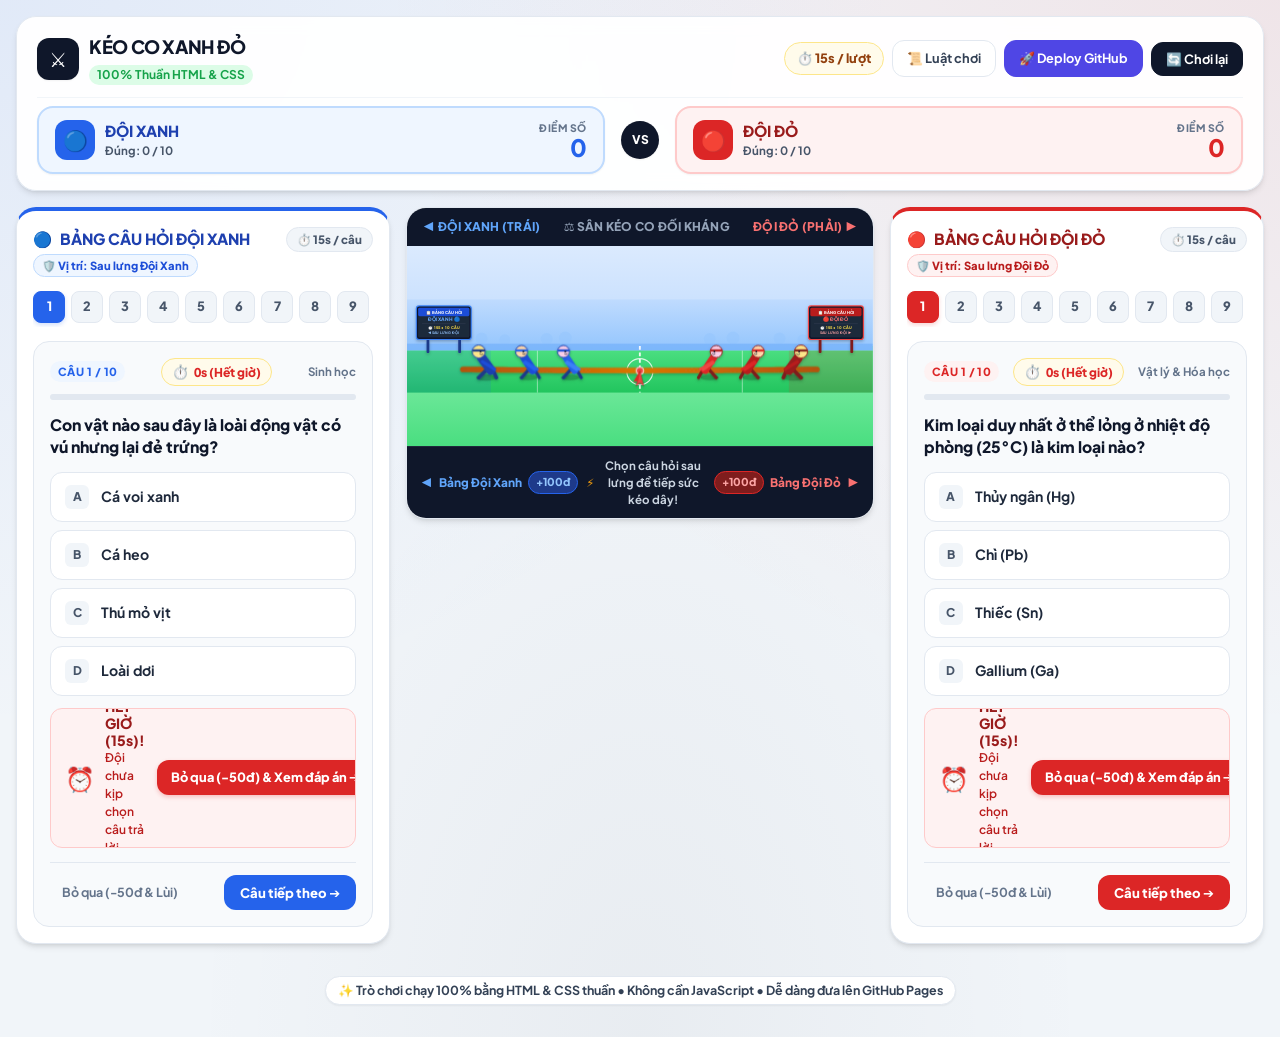
<file: index.html>
<!doctype html>
<html lang="vi">
  <head>
    <meta charset="UTF-8" />
    <meta name="viewport" content="width=device-width, initial-scale=1.0" />
    <title>Kéo Co Xanh Đỏ - Đố Vui 15s Thuần HTML &amp; CSS</title>
    <meta name="description" content="Trò chơi đố vui kéo co đối kháng giữa Đội Xanh và Đội Đỏ với 10 câu hỏi mỗi bên, thời gian 15s mỗi câu, thuần HTML và CSS không cần JavaScript." />
    <meta property="og:title" content="Kéo Co Xanh Đỏ - Đố Vui 15s Thuần HTML &amp; CSS" />
    <meta property="og:description" content="Trò chơi đố vui kéo co đối kháng giữa Đội Xanh và Đội Đỏ với 10 câu hỏi mỗi bên, thời gian 15s mỗi câu, thuần HTML và CSS." />
    <meta property="og:type" content="website" />
    <link rel="stylesheet" href="./style.css" />
  </head>
  <body>
    <!-- PURE HTML & CSS TUG OF WAR GAME (NO JAVASCRIPT) -->
    <form class="game-form" id="tug-game">
      <!-- Modal Checkbox Toggles -->
      <input type="checkbox" id="rules-toggle" class="modal-toggle" />
      <input type="checkbox" id="deploy-toggle" class="modal-toggle" />

      <!-- ==========================================
           BLUE TEAM RADIO CHOICES (Hidden State Store)
           ========================================== -->
      <!-- Q1: C is correct -->
      <input type="radio" name="b_q1" id="b_q1_a" class="hidden-radio b-w b-q1-w" />
      <input type="radio" name="b_q1" id="b_q1_b" class="hidden-radio b-w b-q1-w" />
      <input type="radio" name="b_q1" id="b_q1_c" class="hidden-radio b-c" />
      <input type="radio" name="b_q1" id="b_q1_d" class="hidden-radio b-w b-q1-w" />
      <input type="radio" name="b_q1" id="b_q1_s" class="hidden-radio b-s b-q1-w" />

      <!-- Q2: A is correct -->
      <input type="radio" name="b_q2" id="b_q2_a" class="hidden-radio b-c" />
      <input type="radio" name="b_q2" id="b_q2_b" class="hidden-radio b-w b-q2-w" />
      <input type="radio" name="b_q2" id="b_q2_c" class="hidden-radio b-w b-q2-w" />
      <input type="radio" name="b_q2" id="b_q2_d" class="hidden-radio b-w b-q2-w" />
      <input type="radio" name="b_q2" id="b_q2_s" class="hidden-radio b-s b-q2-w" />

      <!-- Q3: B is correct -->
      <input type="radio" name="b_q3" id="b_q3_a" class="hidden-radio b-w b-q3-w" />
      <input type="radio" name="b_q3" id="b_q3_b" class="hidden-radio b-c" />
      <input type="radio" name="b_q3" id="b_q3_c" class="hidden-radio b-w b-q3-w" />
      <input type="radio" name="b_q3" id="b_q3_d" class="hidden-radio b-w b-q3-w" />
      <input type="radio" name="b_q3" id="b_q3_s" class="hidden-radio b-s b-q3-w" />

      <!-- Q4: C is correct -->
      <input type="radio" name="b_q4" id="b_q4_a" class="hidden-radio b-w b-q4-w" />
      <input type="radio" name="b_q4" id="b_q4_b" class="hidden-radio b-w b-q4-w" />
      <input type="radio" name="b_q4" id="b_q4_c" class="hidden-radio b-c" />
      <input type="radio" name="b_q4" id="b_q4_d" class="hidden-radio b-w b-q4-w" />
      <input type="radio" name="b_q4" id="b_q4_s" class="hidden-radio b-s b-q4-w" />

      <!-- Q5: B is correct -->
      <input type="radio" name="b_q5" id="b_q5_a" class="hidden-radio b-w b-q5-w" />
      <input type="radio" name="b_q5" id="b_q5_b" class="hidden-radio b-c" />
      <input type="radio" name="b_q5" id="b_q5_c" class="hidden-radio b-w b-q5-w" />
      <input type="radio" name="b_q5" id="b_q5_d" class="hidden-radio b-w b-q5-w" />
      <input type="radio" name="b_q5" id="b_q5_s" class="hidden-radio b-s b-q5-w" />

      <!-- Q6: A is correct -->
      <input type="radio" name="b_q6" id="b_q6_a" class="hidden-radio b-c" />
      <input type="radio" name="b_q6" id="b_q6_b" class="hidden-radio b-w b-q6-w" />
      <input type="radio" name="b_q6" id="b_q6_c" class="hidden-radio b-w b-q6-w" />
      <input type="radio" name="b_q6" id="b_q6_d" class="hidden-radio b-w b-q6-w" />
      <input type="radio" name="b_q6" id="b_q6_s" class="hidden-radio b-s b-q6-w" />

      <!-- Q7: D is correct -->
      <input type="radio" name="b_q7" id="b_q7_a" class="hidden-radio b-w b-q7-w" />
      <input type="radio" name="b_q7" id="b_q7_b" class="hidden-radio b-w b-q7-w" />
      <input type="radio" name="b_q7" id="b_q7_c" class="hidden-radio b-w b-q7-w" />
      <input type="radio" name="b_q7" id="b_q7_d" class="hidden-radio b-c" />
      <input type="radio" name="b_q7" id="b_q7_s" class="hidden-radio b-s b-q7-w" />

      <!-- Q8: B is correct -->
      <input type="radio" name="b_q8" id="b_q8_a" class="hidden-radio b-w b-q8-w" />
      <input type="radio" name="b_q8" id="b_q8_b" class="hidden-radio b-c" />
      <input type="radio" name="b_q8" id="b_q8_c" class="hidden-radio b-w b-q8-w" />
      <input type="radio" name="b_q8" id="b_q8_d" class="hidden-radio b-w b-q8-w" />
      <input type="radio" name="b_q8" id="b_q8_s" class="hidden-radio b-s b-q8-w" />

      <!-- Q9: D is correct -->
      <input type="radio" name="b_q9" id="b_q9_a" class="hidden-radio b-w b-q9-w" />
      <input type="radio" name="b_q9" id="b_q9_b" class="hidden-radio b-w b-q9-w" />
      <input type="radio" name="b_q9" id="b_q9_c" class="hidden-radio b-w b-q9-w" />
      <input type="radio" name="b_q9" id="b_q9_d" class="hidden-radio b-c" />
      <input type="radio" name="b_q9" id="b_q9_s" class="hidden-radio b-s b-q9-w" />

      <!-- Q10: B is correct -->
      <input type="radio" name="b_q10" id="b_q10_a" class="hidden-radio b-w b-q10-w" />
      <input type="radio" name="b_q10" id="b_q10_b" class="hidden-radio b-c" />
      <input type="radio" name="b_q10" id="b_q10_c" class="hidden-radio b-w b-q10-w" />
      <input type="radio" name="b_q10" id="b_q10_d" class="hidden-radio b-w b-q10-w" />
      <input type="radio" name="b_q10" id="b_q10_s" class="hidden-radio b-s b-q10-w" />

      <!-- ==========================================
           RED TEAM RADIO CHOICES (Hidden State Store)
           ========================================== -->
      <!-- Q1: A is correct -->
      <input type="radio" name="r_q1" id="r_q1_a" class="hidden-radio r-c" />
      <input type="radio" name="r_q1" id="r_q1_b" class="hidden-radio r-w r-q1-w" />
      <input type="radio" name="r_q1" id="r_q1_c" class="hidden-radio r-w r-q1-w" />
      <input type="radio" name="r_q1" id="r_q1_d" class="hidden-radio r-w r-q1-w" />
      <input type="radio" name="r_q1" id="r_q1_s" class="hidden-radio r-s r-q1-w" />

      <!-- Q2: B is correct -->
      <input type="radio" name="r_q2" id="r_q2_a" class="hidden-radio r-w r-q2-w" />
      <input type="radio" name="r_q2" id="r_q2_b" class="hidden-radio r-c" />
      <input type="radio" name="r_q2" id="r_q2_c" class="hidden-radio r-w r-q2-w" />
      <input type="radio" name="r_q2" id="r_q2_d" class="hidden-radio r-w r-q2-w" />
      <input type="radio" name="r_q2" id="r_q2_s" class="hidden-radio r-s r-q2-w" />

      <!-- Q3: C is correct -->
      <input type="radio" name="r_q3" id="r_q3_a" class="hidden-radio r-w r-q3-w" />
      <input type="radio" name="r_q3" id="r_q3_b" class="hidden-radio r-w r-q3-w" />
      <input type="radio" name="r_q3" id="r_q3_c" class="hidden-radio r-c" />
      <input type="radio" name="r_q3" id="r_q3_d" class="hidden-radio r-w r-q3-w" />
      <input type="radio" name="r_q3" id="r_q3_s" class="hidden-radio r-s r-q3-w" />

      <!-- Q4: B is correct -->
      <input type="radio" name="r_q4" id="r_q4_a" class="hidden-radio r-w r-q4-w" />
      <input type="radio" name="r_q4" id="r_q4_b" class="hidden-radio r-c" />
      <input type="radio" name="r_q4" id="r_q4_c" class="hidden-radio r-w r-q4-w" />
      <input type="radio" name="r_q4" id="r_q4_d" class="hidden-radio r-w r-q4-w" />
      <input type="radio" name="r_q4" id="r_q4_s" class="hidden-radio r-s r-q4-w" />

      <!-- Q5: C is correct -->
      <input type="radio" name="r_q5" id="r_q5_a" class="hidden-radio r-w r-q5-w" />
      <input type="radio" name="r_q5" id="r_q5_b" class="hidden-radio r-w r-q5-w" />
      <input type="radio" name="r_q5" id="r_q5_c" class="hidden-radio r-c" />
      <input type="radio" name="r_q5" id="r_q5_d" class="hidden-radio r-w r-q5-w" />
      <input type="radio" name="r_q5" id="r_q5_s" class="hidden-radio r-s r-q5-w" />

      <!-- Q6: A is correct -->
      <input type="radio" name="r_q6" id="r_q6_a" class="hidden-radio r-c" />
      <input type="radio" name="r_q6" id="r_q6_b" class="hidden-radio r-w r-q6-w" />
      <input type="radio" name="r_q6" id="r_q6_c" class="hidden-radio r-w r-q6-w" />
      <input type="radio" name="r_q6" id="r_q6_d" class="hidden-radio r-w r-q6-w" />
      <input type="radio" name="r_q6" id="r_q6_s" class="hidden-radio r-s r-q6-w" />

      <!-- Q7: B is correct -->
      <input type="radio" name="r_q7" id="r_q7_a" class="hidden-radio r-w r-q7-w" />
      <input type="radio" name="r_q7" id="r_q7_b" class="hidden-radio r-c" />
      <input type="radio" name="r_q7" id="r_q7_c" class="hidden-radio r-w r-q7-w" />
      <input type="radio" name="r_q7" id="r_q7_d" class="hidden-radio r-w r-q7-w" />
      <input type="radio" name="r_q7" id="r_q7_s" class="hidden-radio r-s r-q7-w" />

      <!-- Q8: A is correct -->
      <input type="radio" name="r_q8" id="r_q8_a" class="hidden-radio r-c" />
      <input type="radio" name="r_q8" id="r_q8_b" class="hidden-radio r-w r-q8-w" />
      <input type="radio" name="r_q8" id="r_q8_c" class="hidden-radio r-w r-q8-w" />
      <input type="radio" name="r_q8" id="r_q8_d" class="hidden-radio r-w r-q8-w" />
      <input type="radio" name="r_q8" id="r_q8_s" class="hidden-radio r-s r-q8-w" />

      <!-- Q9: C is correct -->
      <input type="radio" name="r_q9" id="r_q9_a" class="hidden-radio r-w r-q9-w" />
      <input type="radio" name="r_q9" id="r_q9_b" class="hidden-radio r-w r-q9-w" />
      <input type="radio" name="r_q9" id="r_q9_c" class="hidden-radio r-c" />
      <input type="radio" name="r_q9" id="r_q9_d" class="hidden-radio r-w r-q9-w" />
      <input type="radio" name="r_q9" id="r_q9_s" class="hidden-radio r-s r-q9-w" />

      <!-- Q10: B is correct -->
      <input type="radio" name="r_q10" id="r_q10_a" class="hidden-radio r-w r-q10-w" />
      <input type="radio" name="r_q10" id="r_q10_b" class="hidden-radio r-c" />
      <input type="radio" name="r_q10" id="r_q10_c" class="hidden-radio r-w r-q10-w" />
      <input type="radio" name="r_q10" id="r_q10_d" class="hidden-radio r-w r-q10-w" />
      <input type="radio" name="r_q10" id="r_q10_s" class="hidden-radio r-s r-q10-w" />

      <!-- MAIN APP LAYOUT -->
      <div class="app-wrapper">
        <!-- HEADER SCOREBOARD -->
        <header class="header-board">
          <div class="header-top">
            <div class="logo-badge">
              <div class="logo-icon">⚔️</div>
              <div class="logo-text">
                <h1>KÉO CO XANH ĐỎ</h1>
                <p>100% Thuần HTML &amp; CSS</p>
              </div>
            </div>
            <div class="header-actions">
              <div class="header-timer-pill" title="Giới hạn 15 giây cho mỗi lượt câu hỏi của mỗi đội">
                <span>⏱️ 15s / lượt</span>
              </div>
              <label for="rules-toggle" class="btn-action" title="Xem luật chơi">
                <span>📜 Luật chơi</span>
              </label>
              <label for="deploy-toggle" class="btn-action btn-primary" title="Hướng dẫn Deploy GitHub Pages">
                <span>🚀 Deploy GitHub</span>
              </label>
              <button type="reset" class="btn-action btn-reset" title="Đặt lại toàn bộ điểm và câu hỏi">
                <span>🔄 Chơi lại</span>
              </button>
            </div>
          </div>

          <!-- Real-time CSS Scores -->
          <div class="scores-banner">
            <!-- Blue Team Score -->
            <div class="team-score-card blue">
              <div class="team-info">
                <div class="team-avatar">🔵</div>
                <div>
                  <div class="team-name">ĐỘI XANH</div>
                  <div class="team-correct-badge">Đúng: <span class="blue-correct-val"></span></div>
                </div>
              </div>
              <div class="team-pts">
                <div class="team-pts-label">Điểm số</div>
                <div class="team-pts-num blue-score-val"></div>
              </div>
            </div>

            <!-- VS Badge -->
            <div class="vs-pill">VS</div>

            <!-- Red Team Score -->
            <div class="team-score-card red">
              <div class="team-info">
                <div class="team-avatar">🔴</div>
                <div>
                  <div class="team-name">ĐỘI ĐỎ</div>
                  <div class="team-correct-badge">Đúng: <span class="red-correct-val"></span></div>
                </div>
              </div>
              <div class="team-pts">
                <div class="team-pts-label">Điểm số</div>
                <div class="team-pts-num red-score-val"></div>
              </div>
            </div>
          </div>
        </header>

        <!-- MAIN BATTLE ARENA & QUESTION COLUMNS -->
        <main class="battle-arena-layout">
          <!-- =============================================================
               BLUE TEAM QUESTION PANEL (10 QUESTIONS - BEHIND BLUE TEAM)
               ============================================================= -->
          <section class="team-column blue-side">
            <div class="team-column-header">
              <div class="team-header-main">
                <div class="team-column-title">
                  <span>🔵</span>
                  <span>BẢNG CÂU HỎI ĐỘI XANH</span>
                </div>
                <div class="team-position-badge blue-pos">
                  <span>🛡️ Vị trí: Sau lưng Đội Xanh</span>
                </div>
              </div>
              <div class="team-time-tag">⏱️ 15s / câu</div>
            </div>

            <!-- Tab Radio Controllers for Blue Questions 1 to 10 -->
            <input type="radio" name="b_tab" id="b_tab_1" class="hidden-radio" checked />
            <input type="radio" name="b_tab" id="b_tab_2" class="hidden-radio" />
            <input type="radio" name="b_tab" id="b_tab_3" class="hidden-radio" />
            <input type="radio" name="b_tab" id="b_tab_4" class="hidden-radio" />
            <input type="radio" name="b_tab" id="b_tab_5" class="hidden-radio" />
            <input type="radio" name="b_tab" id="b_tab_6" class="hidden-radio" />
            <input type="radio" name="b_tab" id="b_tab_7" class="hidden-radio" />
            <input type="radio" name="b_tab" id="b_tab_8" class="hidden-radio" />
            <input type="radio" name="b_tab" id="b_tab_9" class="hidden-radio" />
            <input type="radio" name="b_tab" id="b_tab_10" class="hidden-radio" />

            <!-- Pill Navigation 1..10 -->
            <div class="pills-nav">
              <label for="b_tab_1" class="nav-pill">1</label>
              <label for="b_tab_2" class="nav-pill">2</label>
              <label for="b_tab_3" class="nav-pill">3</label>
              <label for="b_tab_4" class="nav-pill">4</label>
              <label for="b_tab_5" class="nav-pill">5</label>
              <label for="b_tab_6" class="nav-pill">6</label>
              <label for="b_tab_7" class="nav-pill">7</label>
              <label for="b_tab_8" class="nav-pill">8</label>
              <label for="b_tab_9" class="nav-pill">9</label>
              <label for="b_tab_10" class="nav-pill">10</label>
            </div>

            <!-- Blue Cards Container -->
            <div class="cards-container">
              <!-- Blue Q1 -->
              <div class="question-card" id="b_card_1">
                <div class="question-header">
                  <span class="q-tag">Câu 1 / 10</span>
                  <div class="q-timer-badge" title="Đếm ngược 15 giây cho câu hỏi này">
                    <span class="timer-flame">⏱️</span>
                    <span class="timer-countdown"></span>
                  </div>
                  <span class="q-topic">Sinh học</span>
                </div>
                <div class="timer-track" title="Thời gian còn lại: 15s">
                  <div class="timer-bar"></div>
                </div>
                <h3 class="question-text">Con vật nào sau đây là loài động vật có vú nhưng lại đẻ trứng?</h3>
                <div class="options-grid">
                  <label for="b_q1_a" class="option-btn"><span class="option-key">A</span><span>Cá voi xanh</span></label>
                  <label for="b_q1_b" class="option-btn"><span class="option-key">B</span><span>Cá heo</span></label>
                  <label for="b_q1_c" class="option-btn opt-correct"><span class="option-key">C</span><span>Thú mỏ vịt</span></label>
                  <label for="b_q1_d" class="option-btn"><span class="option-key">D</span><span>Loài dơi</span></label>
                </div>
                <!-- 15s Timeout Alert -->
                <div class="timeout-alert">
                  <div class="timeout-badge">
                    <span class="timeout-icon">⏰</span>
                    <div class="timeout-text">
                      <div class="timeout-title">HẾT GIỜ (15s)!</div>
                      <div class="timeout-sub">Đội chưa kịp chọn câu trả lời.</div>
                    </div>
                  </div>
                  <label for="b_q1_s" class="btn-timeout-forfeit">Bỏ qua (-50đ) &amp; Xem đáp án ➔</label>
                </div>
                <!-- Pure CSS Feedback -->
                <div class="feedback-box fb-correct">
                  <div class="fb-title">🎉 CHÍNH XÁC! (+100 điểm &amp; Kéo dây)</div>
                  <p>Thú mỏ vịt và thú lông nhím là hai loài động vật có vú kỳ lạ duy nhất trên thế giới đẻ trứng thay vì sinh con trực tiếp.</p>
                </div>
                <div class="feedback-box fb-wrong">
                  <div class="fb-title">❌ CHƯA ĐÚNG! (-50 điểm &amp; Lùi bước)</div>
                  <p>Đáp án đúng là: <strong>C. Thú mỏ vịt</strong>. Cá voi, cá heo và dơi đều là thú sinh con và nuôi con bằng sữa mẹ.</p>
                </div>
                <div class="question-footer">
                  <label for="b_q1_s" class="btn-skip">Bỏ qua (-50đ &amp; Lùi)</label>
                  <label for="b_tab_2" class="btn-next-tab">Câu tiếp theo ➔</label>
                </div>
              </div>

              <!-- Blue Q2 -->
              <div class="question-card" id="b_card_2">
                <div class="question-header">
                  <span class="q-tag">Câu 2 / 10</span>
                  <div class="q-timer-badge" title="Đếm ngược 15 giây cho câu hỏi này">
                    <span class="timer-flame">⏱️</span>
                    <span class="timer-countdown"></span>
                  </div>
                  <span class="q-topic">Địa lý Việt Nam</span>
                </div>
                <div class="timer-track" title="Thời gian còn lại: 15s">
                  <div class="timer-bar"></div>
                </div>
                <h3 class="question-text">Đỉnh núi cao nhất Việt Nam và toàn Đông Dương là đỉnh núi nào?</h3>
                <div class="options-grid">
                  <label for="b_q2_a" class="option-btn opt-correct"><span class="option-key">A</span><span>Fansipan (3.143m)</span></label>
                  <label for="b_q2_b" class="option-btn"><span class="option-key">B</span><span>Pu Si Lung</span></label>
                  <label for="b_q2_c" class="option-btn"><span class="option-key">C</span><span>Bạch Mộc Lương Tử</span></label>
                  <label for="b_q2_d" class="option-btn"><span class="option-key">D</span><span>Ngũ Chỉ Sơn</span></label>
                </div>
                <div class="timeout-alert">
                  <div class="timeout-badge">
                    <span class="timeout-icon">⏰</span>
                    <div class="timeout-text">
                      <div class="timeout-title">HẾT GIỜ (15s)!</div>
                      <div class="timeout-sub">Đội chưa kịp chọn câu trả lời.</div>
                    </div>
                  </div>
                  <label for="b_q2_s" class="btn-timeout-forfeit">Bỏ qua (-50đ) &amp; Xem đáp án ➔</label>
                </div>
                <div class="feedback-box fb-correct">
                  <div class="fb-title">🎉 CHÍNH XÁC! (+100 điểm &amp; Kéo dây)</div>
                  <p>Fansipan cao 3.143m thuộc dãy Hoàng Liên Sơn, được vinh danh là "Nóc nhà Đông Dương".</p>
                </div>
                <div class="feedback-box fb-wrong">
                  <div class="fb-title">❌ CHƯA ĐÚNG! (-50 điểm &amp; Lùi bước)</div>
                  <p>Đáp án đúng là: <strong>A. Fansipan (3.143m)</strong>.</p>
                </div>
                <div class="question-footer">
                  <label for="b_q2_s" class="btn-skip">Bỏ qua (-50đ &amp; Lùi)</label>
                  <label for="b_tab_3" class="btn-next-tab">Câu tiếp theo ➔</label>
                </div>
              </div>

              <!-- Blue Q3 -->
              <div class="question-card" id="b_card_3">
                <div class="question-header">
                  <span class="q-tag">Câu 3 / 10</span>
                  <div class="q-timer-badge" title="Đếm ngược 15 giây cho câu hỏi này">
                    <span class="timer-flame">⏱️</span>
                    <span class="timer-countdown"></span>
                  </div>
                  <span class="q-topic">Hóa học</span>
                </div>
                <div class="timer-track" title="Thời gian còn lại: 15s">
                  <div class="timer-bar"></div>
                </div>
                <h3 class="question-text">Trong bảng tuần hoàn hóa học, nguyên tố "Fe" là ký hiệu của kim loại nào?</h3>
                <div class="options-grid">
                  <label for="b_q3_a" class="option-btn"><span class="option-key">A</span><span>Đồng</span></label>
                  <label for="b_q3_b" class="option-btn opt-correct"><span class="option-key">B</span><span>Sắt</span></label>
                  <label for="b_q3_c" class="option-btn"><span class="option-key">C</span><span>Nhôm</span></label>
                  <label for="b_q3_d" class="option-btn"><span class="option-key">D</span><span>Vàng</span></label>
                </div>
                <div class="timeout-alert">
                  <div class="timeout-badge">
                    <span class="timeout-icon">⏰</span>
                    <div class="timeout-text">
                      <div class="timeout-title">HẾT GIỜ (15s)!</div>
                      <div class="timeout-sub">Đội chưa kịp chọn câu trả lời.</div>
                    </div>
                  </div>
                  <label for="b_q3_s" class="btn-timeout-forfeit">Bỏ qua (-50đ) &amp; Xem đáp án ➔</label>
                </div>
                <div class="feedback-box fb-correct">
                  <div class="fb-title">🎉 CHÍNH XÁC! (+100 điểm &amp; Kéo dây)</div>
                  <p>Fe bắt nguồn từ chữ Ferrum trong tiếng Latinh, chỉ nguyên tố Sắt có số nguyên tử 26.</p>
                </div>
                <div class="feedback-box fb-wrong">
                  <div class="fb-title">❌ CHƯA ĐÚNG! (-50 điểm &amp; Lùi bước)</div>
                  <p>Đáp án đúng là: <strong>B. Sắt</strong> (Ferrum).</p>
                </div>
                <div class="question-footer">
                  <label for="b_q3_s" class="btn-skip">Bỏ qua (-50đ &amp; Lùi)</label>
                  <label for="b_tab_4" class="btn-next-tab">Câu tiếp theo ➔</label>
                </div>
              </div>

              <!-- Blue Q4 -->
              <div class="question-card" id="b_card_4">
                <div class="question-header">
                  <span class="q-tag">Câu 4 / 10</span>
                  <div class="q-timer-badge" title="Đếm ngược 15 giây cho câu hỏi này">
                    <span class="timer-flame">⏱️</span>
                    <span class="timer-countdown"></span>
                  </div>
                  <span class="q-topic">Thiên văn học</span>
                </div>
                <div class="timer-track" title="Thời gian còn lại: 15s">
                  <div class="timer-bar"></div>
                </div>
                <h3 class="question-text">Hành tinh nào nằm ở vị trí gần Mặt Trời nhất trong Hệ Mặt Trời?</h3>
                <div class="options-grid">
                  <label for="b_q4_a" class="option-btn"><span class="option-key">A</span><span>Sao Kim (Venus)</span></label>
                  <label for="b_q4_b" class="option-btn"><span class="option-key">B</span><span>Sao Hỏa (Mars)</span></label>
                  <label for="b_q4_c" class="option-btn opt-correct"><span class="option-key">C</span><span>Sao Thủy (Mercury)</span></label>
                  <label for="b_q4_d" class="option-btn"><span class="option-key">D</span><span>Trái Đất</span></label>
                </div>
                <div class="timeout-alert">
                  <div class="timeout-badge">
                    <span class="timeout-icon">⏰</span>
                    <div class="timeout-text">
                      <div class="timeout-title">HẾT GIỜ (15s)!</div>
                      <div class="timeout-sub">Đội chưa kịp chọn câu trả lời.</div>
                    </div>
                  </div>
                  <label for="b_q4_s" class="btn-timeout-forfeit">Bỏ qua (-50đ) &amp; Xem đáp án ➔</label>
                </div>
                <div class="feedback-box fb-correct">
                  <div class="fb-title">🎉 CHÍNH XÁC! (+100 điểm &amp; Kéo dây)</div>
                  <p>Sao Thủy là hành tinh gần Mặt Trời nhất với chu kỳ quay quanh Mặt Trời chỉ mất 88 ngày Trái Đất.</p>
                </div>
                <div class="feedback-box fb-wrong">
                  <div class="fb-title">❌ CHƯA ĐÚNG! (-50 điểm &amp; Lùi bước)</div>
                  <p>Đáp án đúng là: <strong>C. Sao Thủy (Mercury)</strong>.</p>
                </div>
                <div class="question-footer">
                  <label for="b_q4_s" class="btn-skip">Bỏ qua (-50đ &amp; Lùi)</label>
                  <label for="b_tab_5" class="btn-next-tab">Câu tiếp theo ➔</label>
                </div>
              </div>

              <!-- Blue Q5 -->
              <div class="question-card" id="b_card_5">
                <div class="question-header">
                  <span class="q-tag">Câu 5 / 10</span>
                  <div class="q-timer-badge" title="Đếm ngược 15 giây cho câu hỏi này">
                    <span class="timer-flame">⏱️</span>
                    <span class="timer-countdown"></span>
                  </div>
                  <span class="q-topic">Đố vui dân gian</span>
                </div>
                <div class="timer-track" title="Thời gian còn lại: 15s">
                  <div class="timer-bar"></div>
                </div>
                <h3 class="question-text">Đố vui: "Cây gì có mắt không tai, thịt thơm vàng óng ăn hoài chẳng cay"?</h3>
                <div class="options-grid">
                  <label for="b_q5_a" class="option-btn"><span class="option-key">A</span><span>Cây ngô / bắp</span></label>
                  <label for="b_q5_b" class="option-btn opt-correct"><span class="option-key">B</span><span>Quả dứa (thơm/khóm)</span></label>
                  <label for="b_q5_c" class="option-btn"><span class="option-key">C</span><span>Củ khoai tây</span></label>
                  <label for="b_q5_d" class="option-btn"><span class="option-key">D</span><span>Quả dừa</span></label>
                </div>
                <div class="timeout-alert">
                  <div class="timeout-badge">
                    <span class="timeout-icon">⏰</span>
                    <div class="timeout-text">
                      <div class="timeout-title">HẾT GIỜ (15s)!</div>
                      <div class="timeout-sub">Đội chưa kịp chọn câu trả lời.</div>
                    </div>
                  </div>
                  <label for="b_q5_s" class="btn-timeout-forfeit">Bỏ qua (-50đ) &amp; Xem đáp án ➔</label>
                </div>
                <div class="feedback-box fb-correct">
                  <div class="fb-title">🎉 CHÍNH XÁC! (+100 điểm &amp; Kéo dây)</div>
                  <p>Quả dứa có nhiều mắt dứa xung quanh vỏ bọc, ruột màu vàng óng ngọt mát.</p>
                </div>
                <div class="feedback-box fb-wrong">
                  <div class="fb-title">❌ CHƯA ĐÚNG! (-50 điểm &amp; Lùi bước)</div>
                  <p>Đáp án đúng là: <strong>B. Quả dứa (thơm/khóm)</strong>.</p>
                </div>
                <div class="question-footer">
                  <label for="b_q5_s" class="btn-skip">Bỏ qua (-50đ &amp; Lùi)</label>
                  <label for="b_tab_6" class="btn-next-tab">Câu tiếp theo ➔</label>
                </div>
              </div>

              <!-- Blue Q6 -->
              <div class="question-card" id="b_card_6">
                <div class="question-header">
                  <span class="q-tag">Câu 6 / 10</span>
                  <div class="q-timer-badge" title="Đếm ngược 15 giây cho câu hỏi này">
                    <span class="timer-flame">⏱️</span>
                    <span class="timer-countdown"></span>
                  </div>
                  <span class="q-topic">Âm nhạc &amp; Lịch sử</span>
                </div>
                <div class="timer-track" title="Thời gian còn lại: 15s">
                  <div class="timer-bar"></div>
                </div>
                <h3 class="question-text">Ai là tác giả của bản Quốc ca nước CHXHCN Việt Nam (Tiến quân ca)?</h3>
                <div class="options-grid">
                  <label for="b_q6_a" class="option-btn opt-correct"><span class="option-key">A</span><span>Nhạc sĩ Văn Cao</span></label>
                  <label for="b_q6_b" class="option-btn"><span class="option-key">B</span><span>Nhạc sĩ Trịnh Công Sơn</span></label>
                  <label for="b_q6_c" class="option-btn"><span class="option-key">C</span><span>Nhạc sĩ Phạm Tuyên</span></label>
                  <label for="b_q6_d" class="option-btn"><span class="option-key">D</span><span>Nhạc sĩ Hoàng Vân</span></label>
                </div>
                <div class="timeout-alert">
                  <div class="timeout-badge">
                    <span class="timeout-icon">⏰</span>
                    <div class="timeout-text">
                      <div class="timeout-title">HẾT GIỜ (15s)!</div>
                      <div class="timeout-sub">Đội chưa kịp chọn câu trả lời.</div>
                    </div>
                  </div>
                  <label for="b_q6_s" class="btn-timeout-forfeit">Bỏ qua (-50đ) &amp; Xem đáp án ➔</label>
                </div>
                <div class="feedback-box fb-correct">
                  <div class="fb-title">🎉 CHÍNH XÁC! (+100 điểm &amp; Kéo dây)</div>
                  <p>Nhạc sĩ Văn Cao sáng tác "Tiến quân ca" vào cuối năm 1944 tại Hà Nội.</p>
                </div>
                <div class="feedback-box fb-wrong">
                  <div class="fb-title">❌ CHƯA ĐÚNG! (-50 điểm &amp; Lùi bước)</div>
                  <p>Đáp án đúng là: <strong>A. Nhạc sĩ Văn Cao</strong>.</p>
                </div>
                <div class="question-footer">
                  <label for="b_q6_s" class="btn-skip">Bỏ qua (-50đ &amp; Lùi)</label>
                  <label for="b_tab_7" class="btn-next-tab">Câu tiếp theo ➔</label>
                </div>
              </div>

              <!-- Blue Q7 -->
              <div class="question-card" id="b_card_7">
                <div class="question-header">
                  <span class="q-tag">Câu 7 / 10</span>
                  <div class="q-timer-badge" title="Đếm ngược 15 giây cho câu hỏi này">
                    <span class="timer-flame">⏱️</span>
                    <span class="timer-countdown"></span>
                  </div>
                  <span class="q-topic">Địa lý thế giới</span>
                </div>
                <div class="timer-track" title="Thời gian còn lại: 15s">
                  <div class="timer-bar"></div>
                </div>
                <h3 class="question-text">Đâu là đại dương có diện tích và độ sâu lớn nhất trên hành tinh Trái Đất?</h3>
                <div class="options-grid">
                  <label for="b_q7_a" class="option-btn"><span class="option-key">A</span><span>Đại Tây Dương</span></label>
                  <label for="b_q7_b" class="option-btn"><span class="option-key">B</span><span>Ấn Độ Dương</span></label>
                  <label for="b_q7_c" class="option-btn"><span class="option-key">C</span><span>Bắc Băng Dương</span></label>
                  <label for="b_q7_d" class="option-btn opt-correct"><span class="option-key">D</span><span>Thái Bình Dương</span></label>
                </div>
                <div class="timeout-alert">
                  <div class="timeout-badge">
                    <span class="timeout-icon">⏰</span>
                    <div class="timeout-text">
                      <div class="timeout-title">HẾT GIỜ (15s)!</div>
                      <div class="timeout-sub">Đội chưa kịp chọn câu trả lời.</div>
                    </div>
                  </div>
                  <label for="b_q7_s" class="btn-timeout-forfeit">Bỏ qua (-50đ) &amp; Xem đáp án ➔</label>
                </div>
                <div class="feedback-box fb-correct">
                  <div class="fb-title">🎉 CHÍNH XÁC! (+100 điểm &amp; Kéo dây)</div>
                  <p>Thái Bình Dương chiếm hơn 30% diện tích bề mặt Trái Đất và chứa rãnh Mariana sâu nhất thế giới.</p>
                </div>
                <div class="feedback-box fb-wrong">
                  <div class="fb-title">❌ CHƯA ĐÚNG! (-50 điểm &amp; Lùi bước)</div>
                  <p>Đáp án đúng là: <strong>D. Thái Bình Dương</strong>.</p>
                </div>
                <div class="question-footer">
                  <label for="b_q7_s" class="btn-skip">Bỏ qua (-50đ &amp; Lùi)</label>
                  <label for="b_tab_8" class="btn-next-tab">Câu tiếp theo ➔</label>
                </div>
              </div>

              <!-- Blue Q8 -->
              <div class="question-card" id="b_card_8">
                <div class="question-header">
                  <span class="q-tag">Câu 8 / 10</span>
                  <div class="q-timer-badge" title="Đếm ngược 15 giây cho câu hỏi này">
                    <span class="timer-flame">⏱️</span>
                    <span class="timer-countdown"></span>
                  </div>
                  <span class="q-topic">Toán học</span>
                </div>
                <div class="timer-track" title="Thời gian còn lại: 15s">
                  <div class="timer-bar"></div>
                </div>
                <h3 class="question-text">Trong hình học phẳng, một tam giác đều có mỗi góc trong bằng bao nhiêu độ?</h3>
                <div class="options-grid">
                  <label for="b_q8_a" class="option-btn"><span class="option-key">A</span><span>45°</span></label>
                  <label for="b_q8_b" class="option-btn opt-correct"><span class="option-key">B</span><span>60°</span></label>
                  <label for="b_q8_c" class="option-btn"><span class="option-key">C</span><span>90°</span></label>
                  <label for="b_q8_d" class="option-btn"><span class="option-key">D</span><span>120°</span></label>
                </div>
                <div class="timeout-alert">
                  <div class="timeout-badge">
                    <span class="timeout-icon">⏰</span>
                    <div class="timeout-text">
                      <div class="timeout-title">HẾT GIỜ (15s)!</div>
                      <div class="timeout-sub">Đội chưa kịp chọn câu trả lời.</div>
                    </div>
                  </div>
                  <label for="b_q8_s" class="btn-timeout-forfeit">Bỏ qua (-50đ) &amp; Xem đáp án ➔</label>
                </div>
                <div class="feedback-box fb-correct">
                  <div class="fb-title">🎉 CHÍNH XÁC! (+100 điểm &amp; Kéo dây)</div>
                  <p>Tổng 3 góc trong tam giác là 180°. Trong tam giác đều: 180° : 3 = 60°.</p>
                </div>
                <div class="feedback-box fb-wrong">
                  <div class="fb-title">❌ CHƯA ĐÚNG! (-50 điểm &amp; Lùi bước)</div>
                  <p>Đáp án đúng là: <strong>B. 60°</strong>.</p>
                </div>
                <div class="question-footer">
                  <label for="b_q8_s" class="btn-skip">Bỏ qua (-50đ &amp; Lùi)</label>
                  <label for="b_tab_9" class="btn-next-tab">Câu tiếp theo ➔</label>
                </div>
              </div>

              <!-- Blue Q9 -->
              <div class="question-card" id="b_card_9">
                <div class="question-header">
                  <span class="q-tag">Câu 9 / 10</span>
                  <div class="q-timer-badge" title="Đếm ngược 15 giây cho câu hỏi này">
                    <span class="timer-flame">⏱️</span>
                    <span class="timer-countdown"></span>
                  </div>
                  <span class="q-topic">Địa lý quốc tế</span>
                </div>
                <div class="timer-track" title="Thời gian còn lại: 15s">
                  <div class="timer-bar"></div>
                </div>
                <h3 class="question-text">Quốc gia nào có diện tích lãnh thổ tự nhiên lớn nhất thế giới?</h3>
                <div class="options-grid">
                  <label for="b_q9_a" class="option-btn"><span class="option-key">A</span><span>Canada</span></label>
                  <label for="b_q9_b" class="option-btn"><span class="option-key">B</span><span>Trung Quốc</span></label>
                  <label for="b_q9_c" class="option-btn"><span class="option-key">C</span><span>Hoa Kỳ</span></label>
                  <label for="b_q9_d" class="option-btn opt-correct"><span class="option-key">D</span><span>Liên bang Nga</span></label>
                </div>
                <div class="timeout-alert">
                  <div class="timeout-badge">
                    <span class="timeout-icon">⏰</span>
                    <div class="timeout-text">
                      <div class="timeout-title">HẾT GIỜ (15s)!</div>
                      <div class="timeout-sub">Đội chưa kịp chọn câu trả lời.</div>
                    </div>
                  </div>
                  <label for="b_q9_s" class="btn-timeout-forfeit">Bỏ qua (-50đ) &amp; Xem đáp án ➔</label>
                </div>
                <div class="feedback-box fb-correct">
                  <div class="fb-title">🎉 CHÍNH XÁC! (+100 điểm &amp; Kéo dây)</div>
                  <p>Nga có diện tích hơn 17.1 triệu km², trải dài qua 11 múi giờ và hai châu lục Á - Âu.</p>
                </div>
                <div class="feedback-box fb-wrong">
                  <div class="fb-title">❌ CHƯA ĐÚNG! (-50 điểm &amp; Lùi bước)</div>
                  <p>Đáp án đúng là: <strong>D. Liên bang Nga</strong>.</p>
                </div>
                <div class="question-footer">
                  <label for="b_q9_s" class="btn-skip">Bỏ qua (-50đ &amp; Lùi)</label>
                  <label for="b_tab_10" class="btn-next-tab">Câu cuối cùng ➔</label>
                </div>
              </div>

              <!-- Blue Q10 -->
              <div class="question-card" id="b_card_10">
                <div class="question-header">
                  <span class="q-tag">Câu 10 / 10</span>
                  <div class="q-timer-badge" title="Đếm ngược 15 giây cho câu hỏi này">
                    <span class="timer-flame">⏱️</span>
                    <span class="timer-countdown"></span>
                  </div>
                  <span class="q-topic">Địa lý Việt Nam</span>
                </div>
                <div class="timer-track" title="Thời gian còn lại: 15s">
                  <div class="timer-bar"></div>
                </div>
                <h3 class="question-text">Dòng sông Mê Kông chảy vào miền Tây Nam Bộ Việt Nam được gọi là gì?</h3>
                <div class="options-grid">
                  <label for="b_q10_a" class="option-btn"><span class="option-key">A</span><span>Sông Hồng</span></label>
                  <label for="b_q10_b" class="option-btn opt-correct"><span class="option-key">B</span><span>Sông Cửu Long (Tiền &amp; Hậu)</span></label>
                  <label for="b_q10_c" class="option-btn"><span class="option-key">C</span><span>Sông Đồng Nai</span></label>
                  <label for="b_q10_d" class="option-btn"><span class="option-key">D</span><span>Sông Hương</span></label>
                </div>
                <div class="timeout-alert">
                  <div class="timeout-badge">
                    <span class="timeout-icon">⏰</span>
                    <div class="timeout-text">
                      <div class="timeout-title">HẾT GIỜ (15s)!</div>
                      <div class="timeout-sub">Đội chưa kịp chọn câu trả lời.</div>
                    </div>
                  </div>
                  <label for="b_q10_s" class="btn-timeout-forfeit">Bỏ qua (-50đ) &amp; Xem đáp án ➔</label>
                </div>
                <div class="feedback-box fb-correct">
                  <div class="fb-title">🎉 CHÍNH XÁC! (+100 điểm &amp; Kéo dây)</div>
                  <p>Khi vào Việt Nam, sông Mê Kông rẽ thành 2 nhánh chính là Sông Tiền và Sông Hậu, đổ ra biển với tên gọi Cửu Long.</p>
                </div>
                <div class="feedback-box fb-wrong">
                  <div class="fb-title">❌ CHƯA ĐÚNG! (-50 điểm &amp; Lùi bước)</div>
                  <p>Đáp án đúng là: <strong>B. Sông Cửu Long (Tiền &amp; Hậu)</strong>.</p>
                </div>
                <div class="question-footer">
                  <label for="b_q10_s" class="btn-skip">Bỏ qua (-50đ &amp; Lùi)</label>
                  <span style="font-size:0.8rem; font-weight:800; color:#2563eb;">Đã xong 10 câu!</span>
                </div>
              </div>
            </div>
          </section>

          <!-- =============================================================
               CENTER TUG OF WAR ARENA (BETWEEN BLUE AND RED TEAMS)
               The Question Boards stand directly BEHIND each team's back
               ============================================================= -->
          <section class="arena-card center-arena" id="arena_stage_panel">
            <div class="arena-header">
              <div class="arena-header-left">
                <span>◀ ĐỘI XANH (TRÁI)</span>
              </div>
              <div class="arena-header-center">
                <span>⚖️ SÂN KÉO CO ĐỐI KHÁNG</span>
              </div>
              <div class="arena-header-right">
                <span>ĐỘI ĐỎ (PHẢI) ▶</span>
              </div>
            </div>

            <div class="arena-stage">
              <svg class="svg-arena" viewBox="0 0 1000 200" preserveAspectRatio="xMidYMid meet">
                <defs>
                  <linearGradient id="skyGrad" x1="0" y1="0" x2="0" y2="1">
                    <stop offset="0%" stop-color="#bfdbfe" />
                    <stop offset="100%" stop-color="#93c5fd" />
                  </linearGradient>
                  <linearGradient id="grassGrad" x1="0" y1="0" x2="0" y2="1">
                    <stop offset="0%" stop-color="#4ade80" />
                    <stop offset="100%" stop-color="#22c55e" />
                  </linearGradient>
                  <linearGradient id="ropeGrad" x1="0" y1="0" x2="1" y2="0">
                    <stop offset="0%" stop-color="#b45309" />
                    <stop offset="50%" stop-color="#d97706" />
                    <stop offset="100%" stop-color="#b45309" />
                  </linearGradient>
                  <filter id="shadowFilter" x="-10%" y="-10%" width="120%" height="120%">
                    <feDropShadow dx="0" dy="3" stdDeviation="3" flood-opacity="0.25" />
                  </filter>
                </defs>

                <!-- Sky background -->
                <rect x="0" y="0" width="1000" height="110" fill="url(#skyGrad)" />
                
                <!-- Stadium Audience Silhouettes in Background -->
                <g fill="#93c5fd" opacity="0.45">
                  <circle cx="160" cy="84" r="13" /><circle cx="210" cy="87" r="12" />
                  <circle cx="300" cy="85" r="13" /><circle cx="340" cy="83" r="14" />
                  <circle cx="650" cy="85" r="13" /><circle cx="700" cy="83" r="14" />
                  <circle cx="800" cy="84" r="13" /><circle cx="850" cy="87" r="12" />
                  <rect x="0" y="95" width="1000" height="15" fill="#60a5fa" />
                </g>

                <!-- Grass Field Ground -->
                <rect x="0" y="110" width="1000" height="90" fill="url(#grassGrad)" />
                
                <!-- Danger Zones -->
                <rect x="0" y="110" width="180" height="90" fill="rgba(37, 99, 235, 0.15)" />
                <rect x="820" y="110" width="180" height="90" fill="rgba(220, 38, 38, 0.15)" />

                <!-- Field Markings -->
                <line x1="500" y1="100" x2="500" y2="200" stroke="#ffffff" stroke-width="4" stroke-dasharray="8 6" opacity="0.9" />
                <circle cx="500" cy="155" r="28" fill="none" stroke="#ffffff" stroke-width="2.5" opacity="0.8" />
                <line x1="280" y1="110" x2="280" y2="200" stroke="#ffffff" stroke-width="2" opacity="0.5" />
                <line x1="720" y1="110" x2="720" y2="200" stroke="#ffffff" stroke-width="2" opacity="0.5" />

                <!-- STADIUM BILLBOARDS STANDING BEHIND TEAMS' BACKS -->
                <!-- Blue Team Question Board Billboard in Stadium Behind Their Back -->
                <g class="stadium-board blue-stand" filter="url(#shadowFilter)">
                  <!-- Stand Posts -->
                  <rect x="42" y="80" width="6" height="35" fill="#1e3a8a" rx="2" />
                  <rect x="110" y="80" width="6" height="35" fill="#1e3a8a" rx="2" />
                  <!-- Signboard Frame -->
                  <rect x="20" y="14" width="118" height="72" fill="#0f172a" stroke="#3b82f6" stroke-width="2.5" rx="6" />
                  <rect x="24" y="18" width="110" height="64" fill="#1e293b" rx="4" />
                  <rect x="24" y="18" width="110" height="18" fill="#1d4ed8" rx="3" />
                  <text x="79" y="31" text-anchor="middle" fill="#ffffff" font-size="8.5" font-weight="900" font-family="'Plus Jakarta Sans', sans-serif">📋 BẢNG CÂU HỎI</text>
                  <text x="79" y="47" text-anchor="middle" fill="#60a5fa" font-size="10.5" font-weight="900" font-family="'Plus Jakarta Sans', sans-serif">ĐỘI XANH 🔵</text>
                  <line x1="32" y1="52" x2="126" y2="52" stroke="#334155" stroke-width="1" />
                  <text x="79" y="64" text-anchor="middle" fill="#fde047" font-size="8" font-weight="800" font-family="'Plus Jakarta Sans', sans-serif">⏱️ 15S • 10 CÂU</text>
                  <text x="79" y="75" text-anchor="middle" fill="#93c5fd" font-size="7.5" font-weight="700" font-family="'Plus Jakarta Sans', sans-serif">◀ SAU LƯNG ĐỘI</text>
                </g>

                <!-- Red Team Question Board Billboard in Stadium Behind Their Back -->
                <g class="stadium-board red-stand" filter="url(#shadowFilter)">
                  <!-- Stand Posts -->
                  <rect x="884" y="80" width="6" height="35" fill="#7f1d1d" rx="2" />
                  <rect x="952" y="80" width="6" height="35" fill="#7f1d1d" rx="2" />
                  <!-- Signboard Frame -->
                  <rect x="862" y="14" width="118" height="72" fill="#0f172a" stroke="#ef4444" stroke-width="2.5" rx="6" />
                  <rect x="866" y="18" width="110" height="64" fill="#1e293b" rx="4" />
                  <rect x="866" y="18" width="110" height="18" fill="#b91c1c" rx="3" />
                  <text x="921" y="31" text-anchor="middle" fill="#ffffff" font-size="8.5" font-weight="900" font-family="'Plus Jakarta Sans', sans-serif">📋 BẢNG CÂU HỎI</text>
                  <text x="921" y="47" text-anchor="middle" fill="#f87171" font-size="10.5" font-weight="900" font-family="'Plus Jakarta Sans', sans-serif">🔴 ĐỘI ĐỎ</text>
                  <line x1="874" y1="52" x2="968" y2="52" stroke="#334155" stroke-width="1" />
                  <text x="921" y="64" text-anchor="middle" fill="#fde047" font-size="8" font-weight="800" font-family="'Plus Jakarta Sans', sans-serif">⏱️ 15S • 10 CÂU</text>
                  <text x="921" y="75" text-anchor="middle" fill="#fca5a5" font-size="7.5" font-weight="700" font-family="'Plus Jakarta Sans', sans-serif">SAU LƯNG ĐỘI ▶</text>
                </g>

                <!-- DYNAMIC PHYSICAL TUGGING SYSTEM (Moves with CSS transform) -->
                <g class="tug-system" filter="url(#shadowFilter)">
                  <!-- Tug-of-war Rope -->
                  <path d="M 120 150 Q 500 155 880 150" fill="none" stroke="url(#ropeGrad)" stroke-width="12" stroke-linecap="round" stroke-dasharray="14 3" />
                  
                  <!-- Center Red Ribbon / Flag on the rope -->
                  <g transform="translate(500, 153)">
                    <!-- Ribbon Knot -->
                    <circle cx="0" cy="0" r="8" fill="#ef4444" stroke="#ffffff" stroke-width="2" />
                    <!-- Ribbon Tails -->
                    <polygon points="0,0 -8,32 0,26 8,32" fill="#ef4444" stroke="#991b1b" stroke-width="1" />
                    <polygon points="0,0 -14,24 -4,22" fill="#dc2626" />
                  </g>

                  <!-- BLUE TEAM (3 PULLERS ON LEFT) -->
                  <g class="blue-team-char" transform="translate(0, 0)">
                    <!-- Blue Puller 1 (Leader - nearest to center) -->
                    <g transform="translate(360, 140)">
                      <!-- Shadow -->
                      <ellipse cx="-10" cy="28" rx="20" ry="6" fill="rgba(0,0,0,0.2)" />
                      <!-- Legs leaning back -->
                      <path d="M -8 10 L -24 28 M 4 10 L 14 28" stroke="#1e3a8a" stroke-width="7" stroke-linecap="round" />
                      <!-- Body leaning back 25deg -->
                      <path d="M 0 12 L -18 -15" stroke="#2563eb" stroke-width="16" stroke-linecap="round" />
                      <!-- Head with headband -->
                      <circle cx="-24" cy="-28" r="13" fill="#fbcfe8" stroke="#1e40af" stroke-width="2" />
                      <rect x="-37" y="-33" width="26" height="5" fill="#1d4ed8" rx="2" />
                      <!-- Smiling/straining face -->
                      <circle cx="-20" cy="-28" r="2" fill="#0f172a" />
                      <path d="M -22 -23 Q -18 -20 -15 -24" fill="none" stroke="#0f172a" stroke-width="1.5" />
                      <!-- Arms gripping rope -->
                      <path d="M -16 -6 L 10 10 M -18 -4 L 4 11" stroke="#3b82f6" stroke-width="6" stroke-linecap="round" />
                    </g>

                    <!-- Blue Puller 2 (Middle) -->
                    <g transform="translate(270, 140)">
                      <ellipse cx="-10" cy="28" rx="20" ry="6" fill="rgba(0,0,0,0.2)" />
                      <path d="M -8 10 L -24 28 M 4 10 L 14 28" stroke="#1e3a8a" stroke-width="7" stroke-linecap="round" />
                      <path d="M 0 12 L -18 -15" stroke="#1d4ed8" stroke-width="18" stroke-linecap="round" />
                      <circle cx="-24" cy="-28" r="13" fill="#fed7aa" stroke="#1e40af" stroke-width="2" />
                      <rect x="-37" y="-33" width="26" height="5" fill="#2563eb" rx="2" />
                      <circle cx="-20" cy="-28" r="2" fill="#0f172a" />
                      <path d="M -22 -23 Q -18 -20 -15 -24" fill="none" stroke="#0f172a" stroke-width="1.5" />
                      <path d="M -16 -6 L 10 10 M -18 -4 L 4 11" stroke="#2563eb" stroke-width="6" stroke-linecap="round" />
                    </g>

                    <!-- Blue Puller 3 (Anchor - Leftmost, closest to the Blue question board behind him) -->
                    <g transform="translate(180, 140)">
                      <ellipse cx="-10" cy="28" rx="22" ry="7" fill="rgba(0,0,0,0.2)" />
                      <path d="M -8 10 L -26 28 M 4 10 L 12 28" stroke="#1e3a8a" stroke-width="8" stroke-linecap="round" />
                      <path d="M 0 12 L -20 -15" stroke="#1e40af" stroke-width="20" stroke-linecap="round" />
                      <circle cx="-26" cy="-28" r="14" fill="#fde68a" stroke="#1e40af" stroke-width="2" />
                      <rect x="-40" y="-33" width="28" height="5" fill="#1e3a8a" rx="2" />
                      <circle cx="-22" cy="-28" r="2" fill="#0f172a" />
                      <path d="M -24 -23 Q -20 -19 -16 -23" fill="none" stroke="#0f172a" stroke-width="1.5" />
                      <!-- Rope wrapped around waist -->
                      <path d="M -18 -6 L 8 10" stroke="#1d4ed8" stroke-width="7" stroke-linecap="round" />
                    </g>
                  </g>

                  <!-- RED TEAM (3 PULLERS ON RIGHT) -->
                  <g class="red-team-char" transform="translate(0, 0)">
                    <!-- Red Puller 1 (Leader - nearest to center) -->
                    <g transform="translate(640, 140)">
                      <ellipse cx="10" cy="28" rx="20" ry="6" fill="rgba(0,0,0,0.2)" />
                      <path d="M 8 10 L 24 28 M -4 10 L -14 28" stroke="#7f1d1d" stroke-width="7" stroke-linecap="round" />
                      <path d="M 0 12 L 18 -15" stroke="#dc2626" stroke-width="16" stroke-linecap="round" />
                      <circle cx="24" cy="-28" r="13" fill="#fbcfe8" stroke="#991b1b" stroke-width="2" />
                      <rect x="11" y="-33" width="26" height="5" fill="#b91c1c" rx="2" />
                      <circle cx="20" cy="-28" r="2" fill="#0f172a" />
                      <path d="M 22 -23 Q 18 -20 15 -24" fill="none" stroke="#0f172a" stroke-width="1.5" />
                      <path d="M 16 -6 L -10 10 M 18 -4 L -4 11" stroke="#ef4444" stroke-width="6" stroke-linecap="round" />
                    </g>

                    <!-- Red Puller 2 (Middle) -->
                    <g transform="translate(730, 140)">
                      <ellipse cx="10" cy="28" rx="20" ry="6" fill="rgba(0,0,0,0.2)" />
                      <path d="M 8 10 L 24 28 M -4 10 L -14 28" stroke="#7f1d1d" stroke-width="7" stroke-linecap="round" />
                      <path d="M 0 12 L 18 -15" stroke="#b91c1c" stroke-width="18" stroke-linecap="round" />
                      <circle cx="24" cy="-28" r="13" fill="#fed7aa" stroke="#991b1b" stroke-width="2" />
                      <rect x="11" y="-33" width="26" height="5" fill="#dc2626" rx="2" />
                      <circle cx="20" cy="-28" r="2" fill="#0f172a" />
                      <path d="M 22 -23 Q 18 -20 15 -24" fill="none" stroke="#0f172a" stroke-width="1.5" />
                      <path d="M 16 -6 L -10 10 M 18 -4 L -4 11" stroke="#dc2626" stroke-width="6" stroke-linecap="round" />
                    </g>

                    <!-- Red Puller 3 (Anchor - Rightmost, closest to the Red question board behind him) -->
                    <g transform="translate(820, 140)">
                      <ellipse cx="10" cy="28" rx="22" ry="7" fill="rgba(0,0,0,0.2)" />
                      <path d="M 8 10 L 26 28 M -4 10 L -12 28" stroke="#7f1d1d" stroke-width="8" stroke-linecap="round" />
                      <path d="M 0 12 L 20 -15" stroke="#991b1b" stroke-width="20" stroke-linecap="round" />
                      <circle cx="26" cy="-28" r="14" fill="#fde68a" stroke="#991b1b" stroke-width="2" />
                      <rect x="12" y="-33" width="28" height="5" fill="#7f1d1d" rx="2" />
                      <circle cx="22" cy="-28" r="2" fill="#0f172a" />
                      <path d="M 24 -23 Q 20 -19 16 -23" fill="none" stroke="#0f172a" stroke-width="1.5" />
                      <path d="M 18 -6 L -8 10" stroke="#b91c1c" stroke-width="7" stroke-linecap="round" />
                    </g>
                  </g>
                </g>
              </svg>
            </div>

            <!-- Arena Live Status & Guidance Bar -->
            <div class="arena-footer-bar">
              <div class="footer-team-hint blue-hint">
                <span class="hint-arrow">◀</span>
                <span class="hint-name">Bảng Đội Xanh</span>
                <span class="hint-score-tag">+100đ</span>
              </div>
              <div class="footer-center-hint">
                <span class="arena-live-icon">⚡</span>
                <span>Chọn câu hỏi sau lưng để tiếp sức kéo dây!</span>
              </div>
              <div class="footer-team-hint red-hint">
                <span class="hint-score-tag">+100đ</span>
                <span class="hint-name">Bảng Đội Đỏ</span>
                <span class="hint-arrow">▶</span>
              </div>
            </div>
          </section>

          <!-- =============================================================
               RED TEAM QUESTION PANEL (10 QUESTIONS - BEHIND RED TEAM)
               ============================================================= -->
          <section class="team-column red-side">
            <div class="team-column-header">
              <div class="team-header-main">
                <div class="team-column-title">
                  <span>🔴</span>
                  <span>BẢNG CÂU HỎI ĐỘI ĐỎ</span>
                </div>
                <div class="team-position-badge red-pos">
                  <span>🛡️ Vị trí: Sau lưng Đội Đỏ</span>
                </div>
              </div>
              <div class="team-time-tag">⏱️ 15s / câu</div>
            </div>

            <!-- Tab Radio Controllers for Red Questions 1 to 10 -->
            <input type="radio" name="r_tab" id="r_tab_1" class="hidden-radio" checked />
            <input type="radio" name="r_tab" id="r_tab_2" class="hidden-radio" />
            <input type="radio" name="r_tab" id="r_tab_3" class="hidden-radio" />
            <input type="radio" name="r_tab" id="r_tab_4" class="hidden-radio" />
            <input type="radio" name="r_tab" id="r_tab_5" class="hidden-radio" />
            <input type="radio" name="r_tab" id="r_tab_6" class="hidden-radio" />
            <input type="radio" name="r_tab" id="r_tab_7" class="hidden-radio" />
            <input type="radio" name="r_tab" id="r_tab_8" class="hidden-radio" />
            <input type="radio" name="r_tab" id="r_tab_9" class="hidden-radio" />
            <input type="radio" name="r_tab" id="r_tab_10" class="hidden-radio" />

            <!-- Pill Navigation 1..10 -->
            <div class="pills-nav">
              <label for="r_tab_1" class="nav-pill">1</label>
              <label for="r_tab_2" class="nav-pill">2</label>
              <label for="r_tab_3" class="nav-pill">3</label>
              <label for="r_tab_4" class="nav-pill">4</label>
              <label for="r_tab_5" class="nav-pill">5</label>
              <label for="r_tab_6" class="nav-pill">6</label>
              <label for="r_tab_7" class="nav-pill">7</label>
              <label for="r_tab_8" class="nav-pill">8</label>
              <label for="r_tab_9" class="nav-pill">9</label>
              <label for="r_tab_10" class="nav-pill">10</label>
            </div>

            <!-- Red Cards Container -->
            <div class="cards-container">
              <!-- Red Q1 -->
              <div class="question-card" id="r_card_1">
                <div class="question-header">
                  <span class="q-tag">Câu 1 / 10</span>
                  <div class="q-timer-badge" title="Đếm ngược 15 giây cho câu hỏi này">
                    <span class="timer-flame">⏱️</span>
                    <span class="timer-countdown"></span>
                  </div>
                  <span class="q-topic">Vật lý &amp; Hóa học</span>
                </div>
                <div class="timer-track" title="Thời gian còn lại: 15s">
                  <div class="timer-bar"></div>
                </div>
                <h3 class="question-text">Kim loại duy nhất ở thể lỏng ở nhiệt độ phòng (25°C) là kim loại nào?</h3>
                <div class="options-grid">
                  <label for="r_q1_a" class="option-btn opt-correct"><span class="option-key">A</span><span>Thủy ngân (Hg)</span></label>
                  <label for="r_q1_b" class="option-btn"><span class="option-key">B</span><span>Chì (Pb)</span></label>
                  <label for="r_q1_c" class="option-btn"><span class="option-key">C</span><span>Thiếc (Sn)</span></label>
                  <label for="r_q1_d" class="option-btn"><span class="option-key">D</span><span>Gallium (Ga)</span></label>
                </div>
                <div class="timeout-alert">
                  <div class="timeout-badge">
                    <span class="timeout-icon">⏰</span>
                    <div class="timeout-text">
                      <div class="timeout-title">HẾT GIỜ (15s)!</div>
                      <div class="timeout-sub">Đội chưa kịp chọn câu trả lời.</div>
                    </div>
                  </div>
                  <label for="r_q1_s" class="btn-timeout-forfeit">Bỏ qua (-50đ) &amp; Xem đáp án ➔</label>
                </div>
                <div class="feedback-box fb-correct">
                  <div class="fb-title">🎉 CHÍNH XÁC! (+100 điểm &amp; Kéo dây)</div>
                  <p>Thủy ngân (Hg) là kim loại duy nhất có nhiệt độ nóng chảy thấp tới -38.83°C nên ở thể lỏng tại nhiệt độ phòng.</p>
                </div>
                <div class="feedback-box fb-wrong">
                  <div class="fb-title">❌ CHƯA ĐÚNG! (-50 điểm &amp; Lùi bước)</div>
                  <p>Đáp án đúng là: <strong>A. Thủy ngân (Hg)</strong>.</p>
                </div>
                <div class="question-footer">
                  <label for="r_q1_s" class="btn-skip">Bỏ qua (-50đ &amp; Lùi)</label>
                  <label for="r_tab_2" class="btn-next-tab">Câu tiếp theo ➔</label>
                </div>
              </div>

              <!-- Red Q2 -->
              <div class="question-card" id="r_card_2">
                <div class="question-header">
                  <span class="q-tag">Câu 2 / 10</span>
                  <div class="q-timer-badge" title="Đếm ngược 15 giây cho câu hỏi này">
                    <span class="timer-flame">⏱️</span>
                    <span class="timer-countdown"></span>
                  </div>
                  <span class="q-topic">Di sản Việt Nam</span>
                </div>
                <div class="timer-track" title="Thời gian còn lại: 15s">
                  <div class="timer-bar"></div>
                </div>
                <h3 class="question-text">Vịnh biển nào của Việt Nam hai lần được UNESCO công nhận là Di sản Thế giới?</h3>
                <div class="options-grid">
                  <label for="r_q2_a" class="option-btn"><span class="option-key">A</span><span>Vịnh Cam Ranh</span></label>
                  <label for="r_q2_b" class="option-btn opt-correct"><span class="option-key">B</span><span>Vịnh Hạ Long</span></label>
                  <label for="r_q2_c" class="option-btn"><span class="option-key">C</span><span>Vịnh Nha Trang</span></label>
                  <label for="r_q2_d" class="option-btn"><span class="option-key">D</span><span>Vịnh Lăng Cô</span></label>
                </div>
                <div class="timeout-alert">
                  <div class="timeout-badge">
                    <span class="timeout-icon">⏰</span>
                    <div class="timeout-text">
                      <div class="timeout-title">HẾT GIỜ (15s)!</div>
                      <div class="timeout-sub">Đội chưa kịp chọn câu trả lời.</div>
                    </div>
                  </div>
                  <label for="r_q2_s" class="btn-timeout-forfeit">Bỏ qua (-50đ) &amp; Xem đáp án ➔</label>
                </div>
                <div class="feedback-box fb-correct">
                  <div class="fb-title">🎉 CHÍNH XÁC! (+100 điểm &amp; Kéo dây)</div>
                  <p>Vịnh Hạ Long được UNESCO công nhận năm 1994 về giá trị cảnh quan và năm 2000 về giá trị địa chất, địa mạo.</p>
                </div>
                <div class="feedback-box fb-wrong">
                  <div class="fb-title">❌ CHƯA ĐÚNG! (-50 điểm &amp; Lùi bước)</div>
                  <p>Đáp án đúng là: <strong>B. Vịnh Hạ Long</strong>.</p>
                </div>
                <div class="question-footer">
                  <label for="r_q2_s" class="btn-skip">Bỏ qua (-50đ &amp; Lùi)</label>
                  <label for="r_tab_3" class="btn-next-tab">Câu tiếp theo ➔</label>
                </div>
              </div>

              <!-- Red Q3 -->
              <div class="question-card" id="r_card_3">
                <div class="question-header">
                  <span class="q-tag">Câu 3 / 10</span>
                  <div class="q-timer-badge" title="Đếm ngược 15 giây cho câu hỏi này">
                    <span class="timer-flame">⏱️</span>
                    <span class="timer-countdown"></span>
                  </div>
                  <span class="q-topic">Đố chữ thông minh</span>
                </div>
                <div class="timer-track" title="Thời gian còn lại: 15s">
                  <div class="timer-bar"></div>
                </div>
                <h3 class="question-text">Câu đố chữ: "Con gì đầu dê mà mình lại ốc"?</h3>
                <div class="options-grid">
                  <label for="r_q3_a" class="option-btn"><span class="option-key">A</span><span>Con tắc kè</span></label>
                  <label for="r_q3_b" class="option-btn"><span class="option-key">B</span><span>Con ốc sên</span></label>
                  <label for="r_q3_c" class="option-btn opt-correct"><span class="option-key">C</span><span>Con dốc</span></label>
                  <label for="r_q3_d" class="option-btn"><span class="option-key">D</span><span>Con ếch</span></label>
                </div>
                <div class="timeout-alert">
                  <div class="timeout-badge">
                    <span class="timeout-icon">⏰</span>
                    <div class="timeout-text">
                      <div class="timeout-title">HẾT GIỜ (15s)!</div>
                      <div class="timeout-sub">Đội chưa kịp chọn câu trả lời.</div>
                    </div>
                  </div>
                  <label for="r_q3_s" class="btn-timeout-forfeit">Bỏ qua (-50đ) &amp; Xem đáp án ➔</label>
                </div>
                <div class="feedback-box fb-correct">
                  <div class="fb-title">🎉 CHÍNH XÁC! (+100 điểm &amp; Kéo dây)</div>
                  <p>Ghép chữ cái đầu của "Dê" (D) với chữ "Ốc" ta được chữ "DỐC"!</p>
                </div>
                <div class="feedback-box fb-wrong">
                  <div class="fb-title">❌ CHƯA ĐÚNG! (-50 điểm &amp; Lùi bước)</div>
                  <p>Đáp án đúng là: <strong>C. Con dốc</strong> (Chữ D của Dê + Ốc = Dốc).</p>
                </div>
                <div class="question-footer">
                  <label for="r_q3_s" class="btn-skip">Bỏ qua (-50đ &amp; Lùi)</label>
                  <label for="r_tab_4" class="btn-next-tab">Câu tiếp theo ➔</label>
                </div>
              </div>

              <!-- Red Q4 -->
              <div class="question-card" id="r_card_4">
                <div class="question-header">
                  <span class="q-tag">Câu 4 / 10</span>
                  <div class="q-timer-badge" title="Đếm ngược 15 giây cho câu hỏi này">
                    <span class="timer-flame">⏱️</span>
                    <span class="timer-countdown"></span>
                  </div>
                  <span class="q-topic">Sinh học cơ thể</span>
                </div>
                <div class="timer-track" title="Thời gian còn lại: 15s">
                  <div class="timer-bar"></div>
                </div>
                <h3 class="question-text">Cơ quan nội tạng nào giữ vai trò chính trong việc lọc máu tạo nước tiểu?</h3>
                <div class="options-grid">
                  <label for="r_q4_a" class="option-btn"><span class="option-key">A</span><span>Lá gan</span></label>
                  <label for="r_q4_b" class="option-btn opt-correct"><span class="option-key">B</span><span>Hai quả thận</span></label>
                  <label for="r_q4_c" class="option-btn"><span class="option-key">C</span><span>Phổi</span></label>
                  <label for="r_q4_d" class="option-btn"><span class="option-key">D</span><span>Dạ dày</span></label>
                </div>
                <div class="timeout-alert">
                  <div class="timeout-badge">
                    <span class="timeout-icon">⏰</span>
                    <div class="timeout-text">
                      <div class="timeout-title">HẾT GIỜ (15s)!</div>
                      <div class="timeout-sub">Đội chưa kịp chọn câu trả lời.</div>
                    </div>
                  </div>
                  <label for="r_q4_s" class="btn-timeout-forfeit">Bỏ qua (-50đ) &amp; Xem đáp án ➔</label>
                </div>
                <div class="feedback-box fb-correct">
                  <div class="fb-title">🎉 CHÍNH XÁC! (+100 điểm &amp; Kéo dây)</div>
                  <p>Hai quả thận chứa hàng triệu đơn vị lọc (nephron) lọc khoảng 180 lít máu mỗi ngày để bài tiết chất thải.</p>
                </div>
                <div class="feedback-box fb-wrong">
                  <div class="fb-title">❌ CHƯA ĐÚNG! (-50 điểm &amp; Lùi bước)</div>
                  <p>Đáp án đúng là: <strong>B. Hai quả thận</strong>.</p>
                </div>
                <div class="question-footer">
                  <label for="r_q4_s" class="btn-skip">Bỏ qua (-50đ &amp; Lùi)</label>
                  <label for="r_tab_5" class="btn-next-tab">Câu tiếp theo ➔</label>
                </div>
              </div>

              <!-- Red Q5 -->
              <div class="question-card" id="r_card_5">
                <div class="question-header">
                  <span class="q-tag">Câu 5 / 10</span>
                  <div class="q-timer-badge" title="Đếm ngược 15 giây cho câu hỏi này">
                    <span class="timer-flame">⏱️</span>
                    <span class="timer-countdown"></span>
                  </div>
                  <span class="q-topic">Toán học</span>
                </div>
                <div class="timer-track" title="Thời gian còn lại: 15s">
                  <div class="timer-bar"></div>
                </div>
                <h3 class="question-text">Số nguyên tố nhỏ nhất và cũng là số nguyên tố chẵn duy nhất là số nào?</h3>
                <div class="options-grid">
                  <label for="r_q5_a" class="option-btn"><span class="option-key">A</span><span>Số 0</span></label>
                  <label for="r_q5_b" class="option-btn"><span class="option-key">B</span><span>Số 1</span></label>
                  <label for="r_q5_c" class="option-btn opt-correct"><span class="option-key">C</span><span>Số 2</span></label>
                  <label for="r_q5_d" class="option-btn"><span class="option-key">D</span><span>Số 3</span></label>
                </div>
                <div class="timeout-alert">
                  <div class="timeout-badge">
                    <span class="timeout-icon">⏰</span>
                    <div class="timeout-text">
                      <div class="timeout-title">HẾT GIỜ (15s)!</div>
                      <div class="timeout-sub">Đội chưa kịp chọn câu trả lời.</div>
                    </div>
                  </div>
                  <label for="r_q5_s" class="btn-timeout-forfeit">Bỏ qua (-50đ) &amp; Xem đáp án ➔</label>
                </div>
                <div class="feedback-box fb-correct">
                  <div class="fb-title">🎉 CHÍNH XÁC! (+100 điểm &amp; Kéo dây)</div>
                  <p>Số 2 chỉ chia hết cho 1 và chính nó, là số nguyên tố đầu tiên và là số chẵn duy nhất.</p>
                </div>
                <div class="feedback-box fb-wrong">
                  <div class="fb-title">❌ CHƯA ĐÚNG! (-50 điểm &amp; Lùi bước)</div>
                  <p>Đáp án đúng là: <strong>C. Số 2</strong> (Số 0 và 1 không phải là số nguyên tố).</p>
                </div>
                <div class="question-footer">
                  <label for="r_q5_s" class="btn-skip">Bỏ qua (-50đ &amp; Lùi)</label>
                  <label for="r_tab_6" class="btn-next-tab">Câu tiếp theo ➔</label>
                </div>
              </div>

              <!-- Red Q6 -->
              <div class="question-card" id="r_card_6">
                <div class="question-header">
                  <span class="q-tag">Câu 6 / 10</span>
                  <div class="q-timer-badge" title="Đếm ngược 15 giây cho câu hỏi này">
                    <span class="timer-flame">⏱️</span>
                    <span class="timer-countdown"></span>
                  </div>
                  <span class="q-topic">Lịch sử Việt Nam</span>
                </div>
                <div class="timer-track" title="Thời gian còn lại: 15s">
                  <div class="timer-bar"></div>
                </div>
                <h3 class="question-text">Ngày Giải phóng hoàn toàn miền Nam, Thống nhất đất nước là ngày nào?</h3>
                <div class="options-grid">
                  <label for="r_q6_a" class="option-btn opt-correct"><span class="option-key">A</span><span>30/04/1975</span></label>
                  <label for="r_q6_b" class="option-btn"><span class="option-key">B</span><span>02/09/1945</span></label>
                  <label for="r_q6_c" class="option-btn"><span class="option-key">C</span><span>07/05/1954</span></label>
                  <label for="r_q6_d" class="option-btn"><span class="option-key">D</span><span>19/08/1945</span></label>
                </div>
                <div class="timeout-alert">
                  <div class="timeout-badge">
                    <span class="timeout-icon">⏰</span>
                    <div class="timeout-text">
                      <div class="timeout-title">HẾT GIỜ (15s)!</div>
                      <div class="timeout-sub">Đội chưa kịp chọn câu trả lời.</div>
                    </div>
                  </div>
                  <label for="r_q6_s" class="btn-timeout-forfeit">Bỏ qua (-50đ) &amp; Xem đáp án ➔</label>
                </div>
                <div class="feedback-box fb-correct">
                  <div class="fb-title">🎉 CHÍNH XÁC! (+100 điểm &amp; Kéo dây)</div>
                  <p>Ngày 30/4/1975, Chiến dịch Hồ Chí Minh toàn thắng, non sông thu về một mối.</p>
                </div>
                <div class="feedback-box fb-wrong">
                  <div class="fb-title">❌ CHƯA ĐÚNG! (-50 điểm &amp; Lùi bước)</div>
                  <p>Đáp án đúng là: <strong>A. 30/04/1975</strong>.</p>
                </div>
                <div class="question-footer">
                  <label for="r_q6_s" class="btn-skip">Bỏ qua (-50đ &amp; Lùi)</label>
                  <label for="r_tab_7" class="btn-next-tab">Câu tiếp theo ➔</label>
                </div>
              </div>

              <!-- Red Q7 -->
              <div class="question-card" id="r_card_7">
                <div class="question-header">
                  <span class="q-tag">Câu 7 / 10</span>
                  <div class="q-timer-badge" title="Đếm ngược 15 giây cho câu hỏi này">
                    <span class="timer-flame">⏱️</span>
                    <span class="timer-countdown"></span>
                  </div>
                  <span class="q-topic">Thế giới động vật</span>
                </div>
                <div class="timer-track" title="Thời gian còn lại: 15s">
                  <div class="timer-bar"></div>
                </div>
                <h3 class="question-text">Loài chim nào sau đây là loài chim duy nhất có khả năng bay lùi?</h3>
                <div class="options-grid">
                  <label for="r_q7_a" class="option-btn"><span class="option-key">A</span><span>Chim cánh cụt</span></label>
                  <label for="r_q7_b" class="option-btn opt-correct"><span class="option-key">B</span><span>Chim ruồi (Hummingbird)</span></label>
                  <label for="r_q7_c" class="option-btn"><span class="option-key">C</span><span>Chim bói cá</span></label>
                  <label for="r_q7_d" class="option-btn"><span class="option-key">D</span><span>Chim én</span></label>
                </div>
                <div class="timeout-alert">
                  <div class="timeout-badge">
                    <span class="timeout-icon">⏰</span>
                    <div class="timeout-text">
                      <div class="timeout-title">HẾT GIỜ (15s)!</div>
                      <div class="timeout-sub">Đội chưa kịp chọn câu trả lời.</div>
                    </div>
                  </div>
                  <label for="r_q7_s" class="btn-timeout-forfeit">Bỏ qua (-50đ) &amp; Xem đáp án ➔</label>
                </div>
                <div class="feedback-box fb-correct">
                  <div class="fb-title">🎉 CHÍNH XÁC! (+100 điểm &amp; Kéo dây)</div>
                  <p>Cấu trúc khớp cánh linh hoạt và tần số đập cánh lên tới 80 lần/giây giúp chim ruồi bay lùi và lơ lửng tại chỗ.</p>
                </div>
                <div class="feedback-box fb-wrong">
                  <div class="fb-title">❌ CHƯA ĐÚNG! (-50 điểm &amp; Lùi bước)</div>
                  <p>Đáp án đúng là: <strong>B. Chim ruồi (Hummingbird)</strong>.</p>
                </div>
                <div class="question-footer">
                  <label for="r_q7_s" class="btn-skip">Bỏ qua (-50đ &amp; Lùi)</label>
                  <label for="r_tab_8" class="btn-next-tab">Câu tiếp theo ➔</label>
                </div>
              </div>

              <!-- Red Q8 -->
              <div class="question-card" id="r_card_8">
                <div class="question-header">
                  <span class="q-tag">Câu 8 / 10</span>
                  <div class="q-timer-badge" title="Đếm ngược 15 giây cho câu hỏi này">
                    <span class="timer-flame">⏱️</span>
                    <span class="timer-countdown"></span>
                  </div>
                  <span class="q-topic">Hội họa thế giới</span>
                </div>
                <div class="timer-track" title="Thời gian còn lại: 15s">
                  <div class="timer-bar"></div>
                </div>
                <h3 class="question-text">Bức họa nổi tiếng "Nàng Mona Lisa" với nụ cười bí ẩn là của ai?</h3>
                <div class="options-grid">
                  <label for="r_q8_a" class="option-btn opt-correct"><span class="option-key">A</span><span>Leonardo da Vinci</span></label>
                  <label for="r_q8_b" class="option-btn"><span class="option-key">B</span><span>Vincent van Gogh</span></label>
                  <label for="r_q8_c" class="option-btn"><span class="option-key">C</span><span>Pablo Picasso</span></label>
                  <label for="r_q8_d" class="option-btn"><span class="option-key">D</span><span>Michelangelo</span></label>
                </div>
                <div class="timeout-alert">
                  <div class="timeout-badge">
                    <span class="timeout-icon">⏰</span>
                    <div class="timeout-text">
                      <div class="timeout-title">HẾT GIỜ (15s)!</div>
                      <div class="timeout-sub">Đội chưa kịp chọn câu trả lời.</div>
                    </div>
                  </div>
                  <label for="r_q8_s" class="btn-timeout-forfeit">Bỏ qua (-50đ) &amp; Xem đáp án ➔</label>
                </div>
                <div class="feedback-box fb-correct">
                  <div class="fb-title">🎉 CHÍNH XÁC! (+100 điểm &amp; Kéo dây)</div>
                  <p>Leonardo da Vinci đã vẽ kiệt tác Mona Lisa vào thời kỳ Phục Hưng đầu thế kỷ 16.</p>
                </div>
                <div class="feedback-box fb-wrong">
                  <div class="fb-title">❌ CHƯA ĐÚNG! (-50 điểm &amp; Lùi bước)</div>
                  <p>Đáp án đúng là: <strong>A. Leonardo da Vinci</strong>.</p>
                </div>
                <div class="question-footer">
                  <label for="r_q8_s" class="btn-skip">Bỏ qua (-50đ &amp; Lùi)</label>
                  <label for="r_tab_9" class="btn-next-tab">Câu tiếp theo ➔</label>
                </div>
              </div>

              <!-- Red Q9 -->
              <div class="question-card" id="r_card_9">
                <div class="question-header">
                  <span class="q-tag">Câu 9 / 10</span>
                  <div class="q-timer-badge" title="Đếm ngược 15 giây cho câu hỏi này">
                    <span class="timer-flame">⏱️</span>
                    <span class="timer-countdown"></span>
                  </div>
                  <span class="q-topic">Vật lý học</span>
                </div>
                <div class="timer-track" title="Thời gian còn lại: 15s">
                  <div class="timer-bar"></div>
                </div>
                <h3 class="question-text">Trong hệ đo lường quốc tế (SI), đơn vị đo cường độ dòng điện là gì?</h3>
                <div class="options-grid">
                  <label for="r_q9_a" class="option-btn"><span class="option-key">A</span><span>Vôn (V)</span></label>
                  <label for="r_q9_b" class="option-btn"><span class="option-key">B</span><span>Oát (W)</span></label>
                  <label for="r_q9_c" class="option-btn opt-correct"><span class="option-key">C</span><span>Ampe (A)</span></label>
                  <label for="r_q9_d" class="option-btn"><span class="option-key">D</span><span>Jun (J)</span></label>
                </div>
                <div class="timeout-alert">
                  <div class="timeout-badge">
                    <span class="timeout-icon">⏰</span>
                    <div class="timeout-text">
                      <div class="timeout-title">HẾT GIỜ (15s)!</div>
                      <div class="timeout-sub">Đội chưa kịp chọn câu trả lời.</div>
                    </div>
                  </div>
                  <label for="r_q9_s" class="btn-timeout-forfeit">Bỏ qua (-50đ) &amp; Xem đáp án ➔</label>
                </div>
                <div class="feedback-box fb-correct">
                  <div class="fb-title">🎉 CHÍNH XÁC! (+100 điểm &amp; Kéo dây)</div>
                  <p>Ampe (ký hiệu A) là đơn vị đo cường độ dòng điện, đặt theo tên nhà vật lý người Pháp André-Marie Ampère.</p>
                </div>
                <div class="feedback-box fb-wrong">
                  <div class="fb-title">❌ CHƯA ĐÚNG! (-50 điểm &amp; Lùi bước)</div>
                  <p>Đáp án đúng là: <strong>C. Ampe (A)</strong>. (Vôn đo hiệu điện thế, Oát đo công suất).</p>
                </div>
                <div class="question-footer">
                  <label for="r_q9_s" class="btn-skip">Bỏ qua (-50đ &amp; Lùi)</label>
                  <label for="r_tab_10" class="btn-next-tab">Câu cuối cùng ➔</label>
                </div>
              </div>

              <!-- Red Q10 -->
              <div class="question-card" id="r_card_10">
                <div class="question-header">
                  <span class="q-tag">Câu 10 / 10</span>
                  <div class="q-timer-badge" title="Đếm ngược 15 giây cho câu hỏi này">
                    <span class="timer-flame">⏱️</span>
                    <span class="timer-countdown"></span>
                  </div>
                  <span class="q-topic">Thiên văn học</span>
                </div>
                <div class="timer-track" title="Thời gian còn lại: 15s">
                  <div class="timer-bar"></div>
                </div>
                <h3 class="question-text">Hành tinh nào có thể tích và khối lượng lớn nhất trong Hệ Mặt Trời?</h3>
                <div class="options-grid">
                  <label for="r_q10_a" class="option-btn"><span class="option-key">A</span><span>Sao Thổ</span></label>
                  <label for="r_q10_b" class="option-btn opt-correct"><span class="option-key">B</span><span>Sao Mộc (Jupiter)</span></label>
                  <label for="r_q10_c" class="option-btn"><span class="option-key">C</span><span>Sao Thiên Vương</span></label>
                  <label for="r_q10_d" class="option-btn"><span class="option-key">D</span><span>Sao Hải Vương</span></label>
                </div>
                <div class="timeout-alert">
                  <div class="timeout-badge">
                    <span class="timeout-icon">⏰</span>
                    <div class="timeout-text">
                      <div class="timeout-title">HẾT GIỜ (15s)!</div>
                      <div class="timeout-sub">Đội chưa kịp chọn câu trả lời.</div>
                    </div>
                  </div>
                  <label for="r_q10_s" class="btn-timeout-forfeit">Bỏ qua (-50đ) &amp; Xem đáp án ➔</label>
                </div>
                <div class="feedback-box fb-correct">
                  <div class="fb-title">🎉 CHÍNH XÁC! (+100 điểm &amp; Kéo dây)</div>
                  <p>Sao Mộc là hành tinh khí khổng lồ, có khối lượng gấp 2.5 lần tổng khối lượng tất cả các hành tinh khác gộp lại.</p>
                </div>
                <div class="feedback-box fb-wrong">
                  <div class="fb-title">❌ CHƯA ĐÚNG! (-50 điểm &amp; Lùi bước)</div>
                  <p>Đáp án đúng là: <strong>B. Sao Mộc (Jupiter)</strong>.</p>
                </div>
                <div class="question-footer">
                  <label for="r_q10_s" class="btn-skip">Bỏ qua (-50đ &amp; Lùi)</label>
                  <span style="font-size:0.8rem; font-weight:800; color:#dc2626;">Đã xong 10 câu!</span>
                </div>
              </div>
            </div>
          </section>
        </main>

        <!-- FOOTER -->
        <footer class="footer-bar">
          <div class="footer-badge">
            ✨ Trò chơi chạy 100% bằng HTML &amp; CSS thuần • Không cần JavaScript • Dễ dàng đưa lên GitHub Pages
          </div>
        </footer>
      </div>

      <!-- =============================================================
           PURE CSS MODAL 1: LUẬT CHƠI
           ============================================================= -->
      <div class="modal-wrapper rules-modal-wrapper">
        <div class="modal-content">
          <label for="rules-toggle" class="modal-close-btn">&times;</label>
          <div class="modal-header">
            <span class="modal-header-icon">📜</span>
            <h2 class="modal-title">Luật Chơi Kéo Co Trắc Nghiệm</h2>
          </div>
          <div class="modal-body">
            <div class="rule-box">
              <h4>🎯 Mục tiêu đối kháng</h4>
              <p>Hai đội Xanh và Đỏ thi đấu trả lời 10 câu hỏi trắc nghiệm song song. Mỗi câu trả lời sẽ tác động trực tiếp đến lực kéo sợi dây trên sân đấu.</p>
            </div>
            <div class="rule-box">
              <h4>⚖️ Cơ chế tính điểm, Thời gian &amp; Lực kéo</h4>
              <ul style="padding-left: 18px; margin-top: 4px; display: flex; flex-direction: column; gap: 6px;">
                <li><strong>⏱️ Thời gian 15s / câu:</strong> Mỗi câu hỏi có thanh thời gian đếm ngược 15 giây. Khi đã chọn đáp án, đồng hồ sẽ dừng lại và ghi nhận kết quả. Nếu hết 15s mà chưa chọn, thông báo Hết Giờ sẽ xuất hiện.</li>
                <li><strong>Trả lời Đúng:</strong> Cộng <span style="color:#16a34a; font-weight:800;">+100 điểm</span> và kéo dây về phía đội mình.</li>
                <li><strong>Trả lời Sai:</strong> Bị trừ <span style="color:#dc2626; font-weight:800;">-50 điểm</span> và bị lùi chân, dây nghiêng về phía đối thủ.</li>
                <li><strong>Bỏ qua / Hết giờ:</strong> Bị trừ <span style="color:#dc2626; font-weight:800;">-50 điểm</span>, hiển thị ngay đáp án đúng và lời giải chi tiết.</li>
              </ul>
            </div>
            <div class="rule-box">
              <h4>🛠️ Công nghệ thuần túy</h4>
              <p>Toàn bộ cơ chế tính điểm động (CSS Counters), phản hồi câu hỏi đúng/sai, di chuyển dây kéo và mở popup đều hoạt động <strong>100% bằng HTML &amp; CSS</strong>.</p>
            </div>
          </div>
        </div>
      </div>

      <!-- =============================================================
           PURE CSS MODAL 2: HƯỚNG DẪN GITHUB PAGES
           ============================================================= -->
      <div class="modal-wrapper deploy-modal-wrapper">
        <div class="modal-content">
          <label for="deploy-toggle" class="modal-close-btn">&times;</label>
          <div class="modal-header">
            <span class="modal-header-icon">🚀</span>
            <h2 class="modal-title">Deploy Lên GitHub Pages (Chỉ HTML, CSS)</h2>
          </div>
          <div class="modal-body">
            <p>Dự án hiện tại chỉ gồm 2 file tĩnh duy nhất: <span class="code-snippet">index.html</span> và <span class="code-snippet">style.css</span>. Bạn có thể deploy theo 2 cách cực kỳ nhanh:</p>
            
            <div class="guide-step">
              <h5>Cách 1: Kéo thả 2 file vào Repository mới (Dành cho người mới)</h5>
              <p>1. Tạo một GitHub Repository mới hoàn toàn trống.</p>
              <p>2. Tải trực tiếp 2 file <code>index.html</code> và <code>style.css</code> lên.</p>
              <p>3. Vào <strong>Settings ➔ Pages</strong> ➔ Chọn nhánh <strong>main</strong> và thư mục <strong>/ (root)</strong> ➔ Bấm <strong>Save</strong>.</p>
              <p>4. Web sẽ chạy ngay lập tức!</p>
            </div>

            <div class="guide-step">
              <h5>Cách 2: Đẩy cả thư mục này lên GitHub</h5>
              <p>Chỉ cần <code>git push</code> lên repo, bật GitHub Pages từ nhánh <strong>main</strong> là trang web của bạn đã online khắp thế giới.</p>
            </div>

            <div style="background:#ecfdf5; border:1px solid #6ee7b7; padding:10px 14px; border-radius:8px; font-size:0.8rem; color:#065f46;">
              ✅ <strong>Không cần Node.js, không cần npm build, không có file JavaScript.</strong> Bạn có thể mở trực tiếp file <code>index.html</code> trên máy tính bằng Google Chrome, Cốc Cốc, Safari hay Edge để chơi offline ngay lập tức!
            </div>
          </div>
        </div>
      </div>
    </form>
  </body>
</html>
</file>
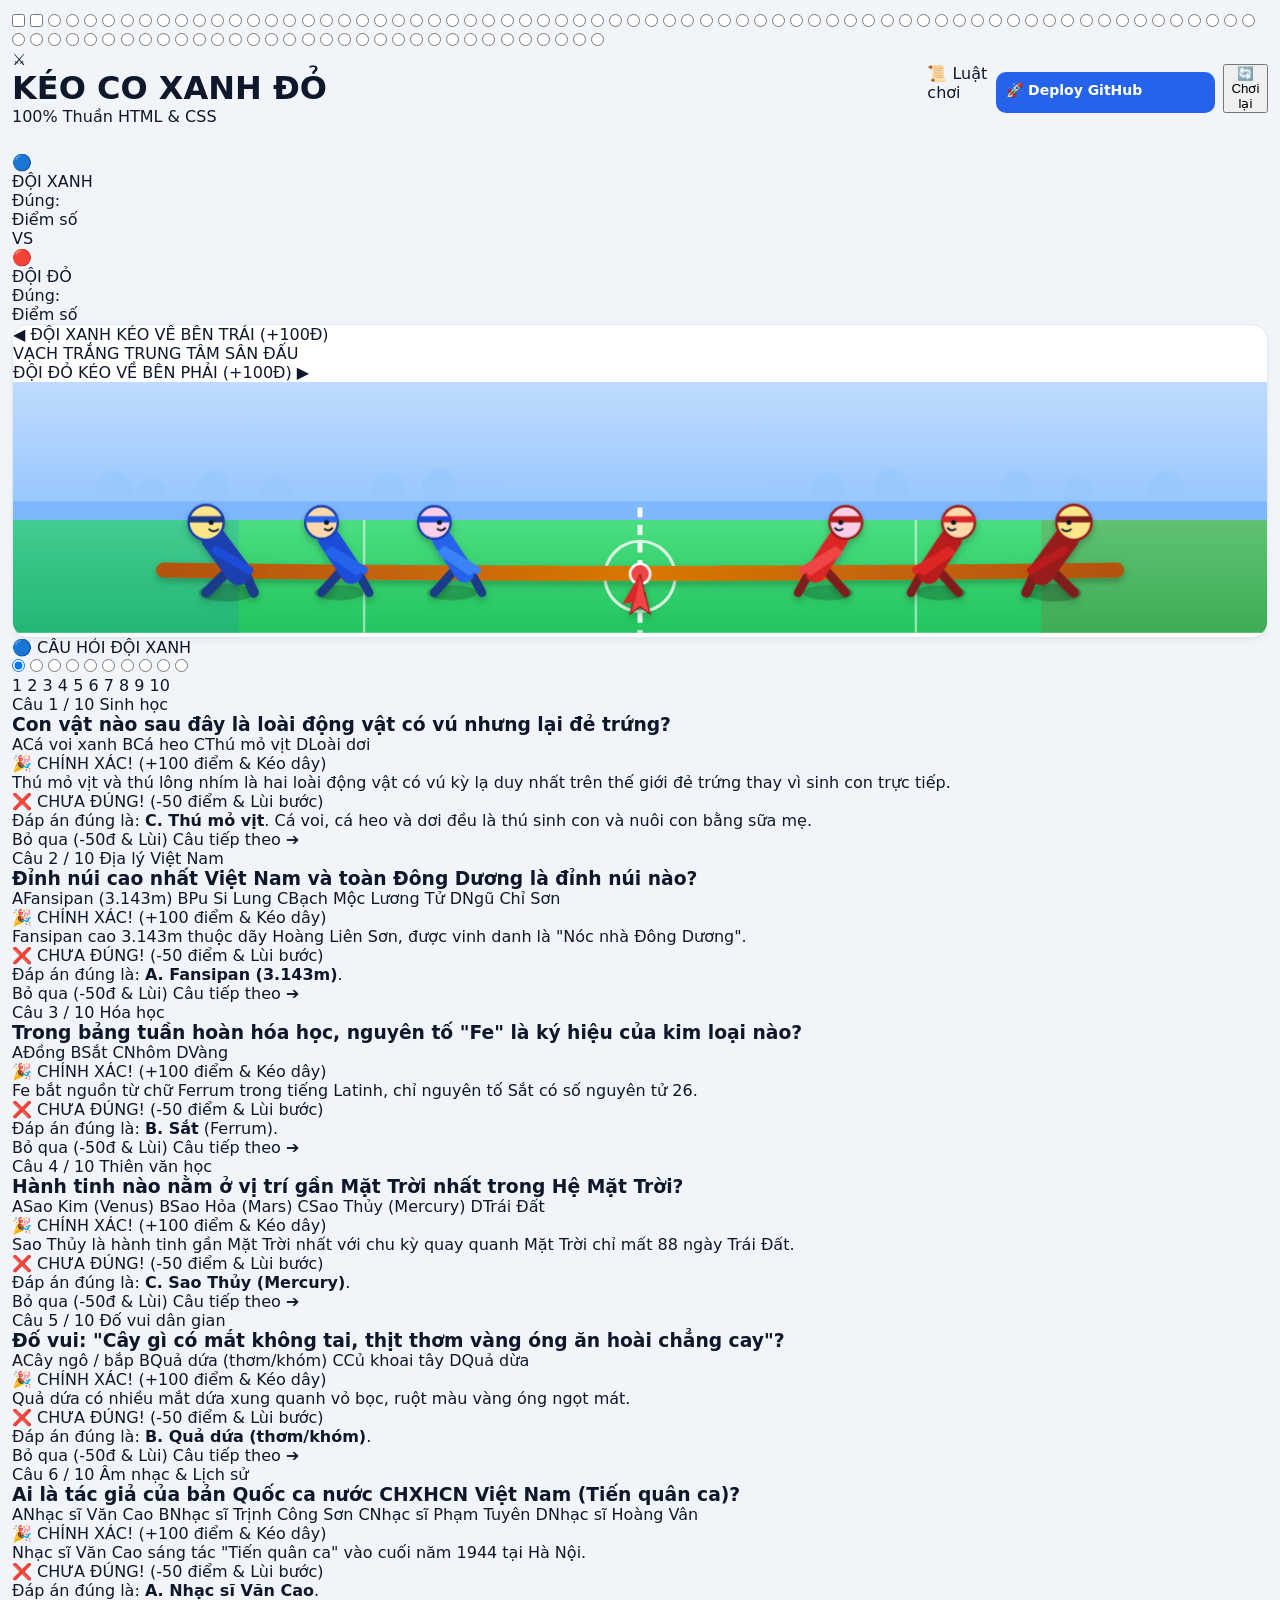
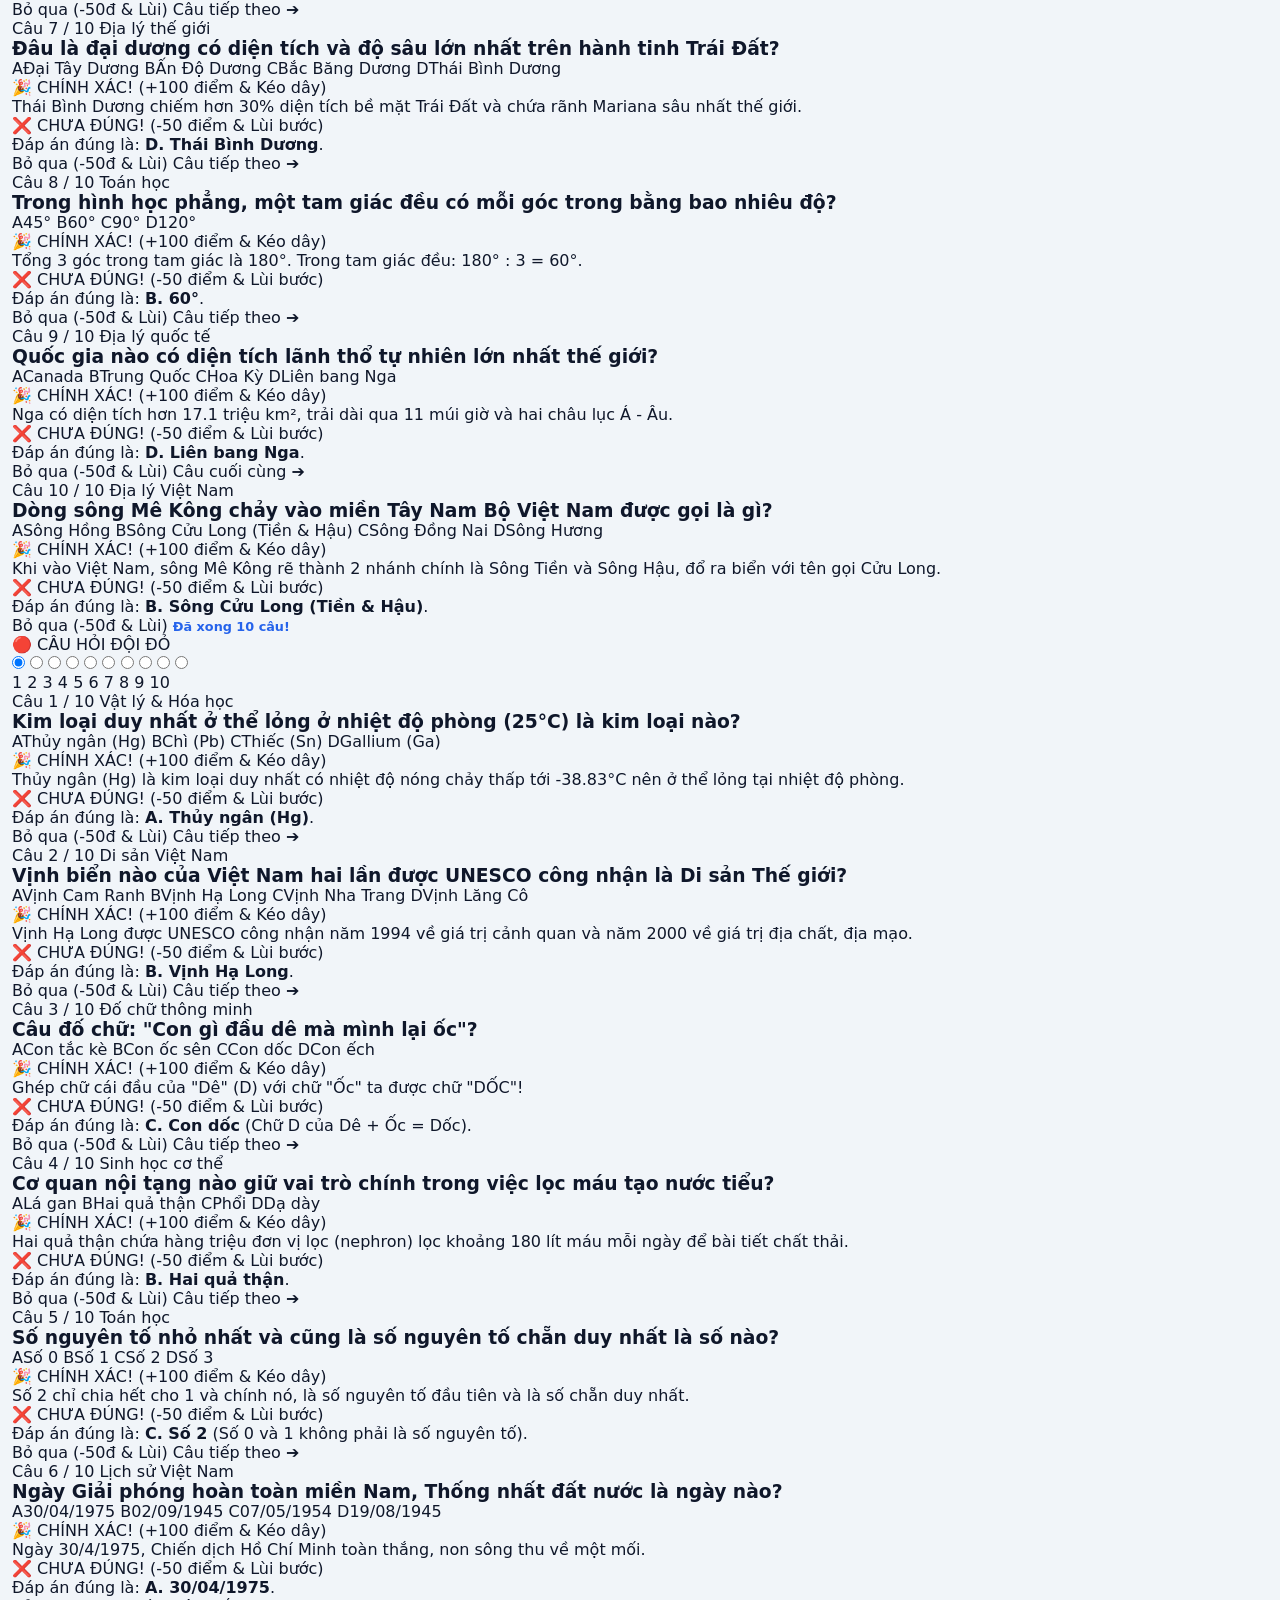
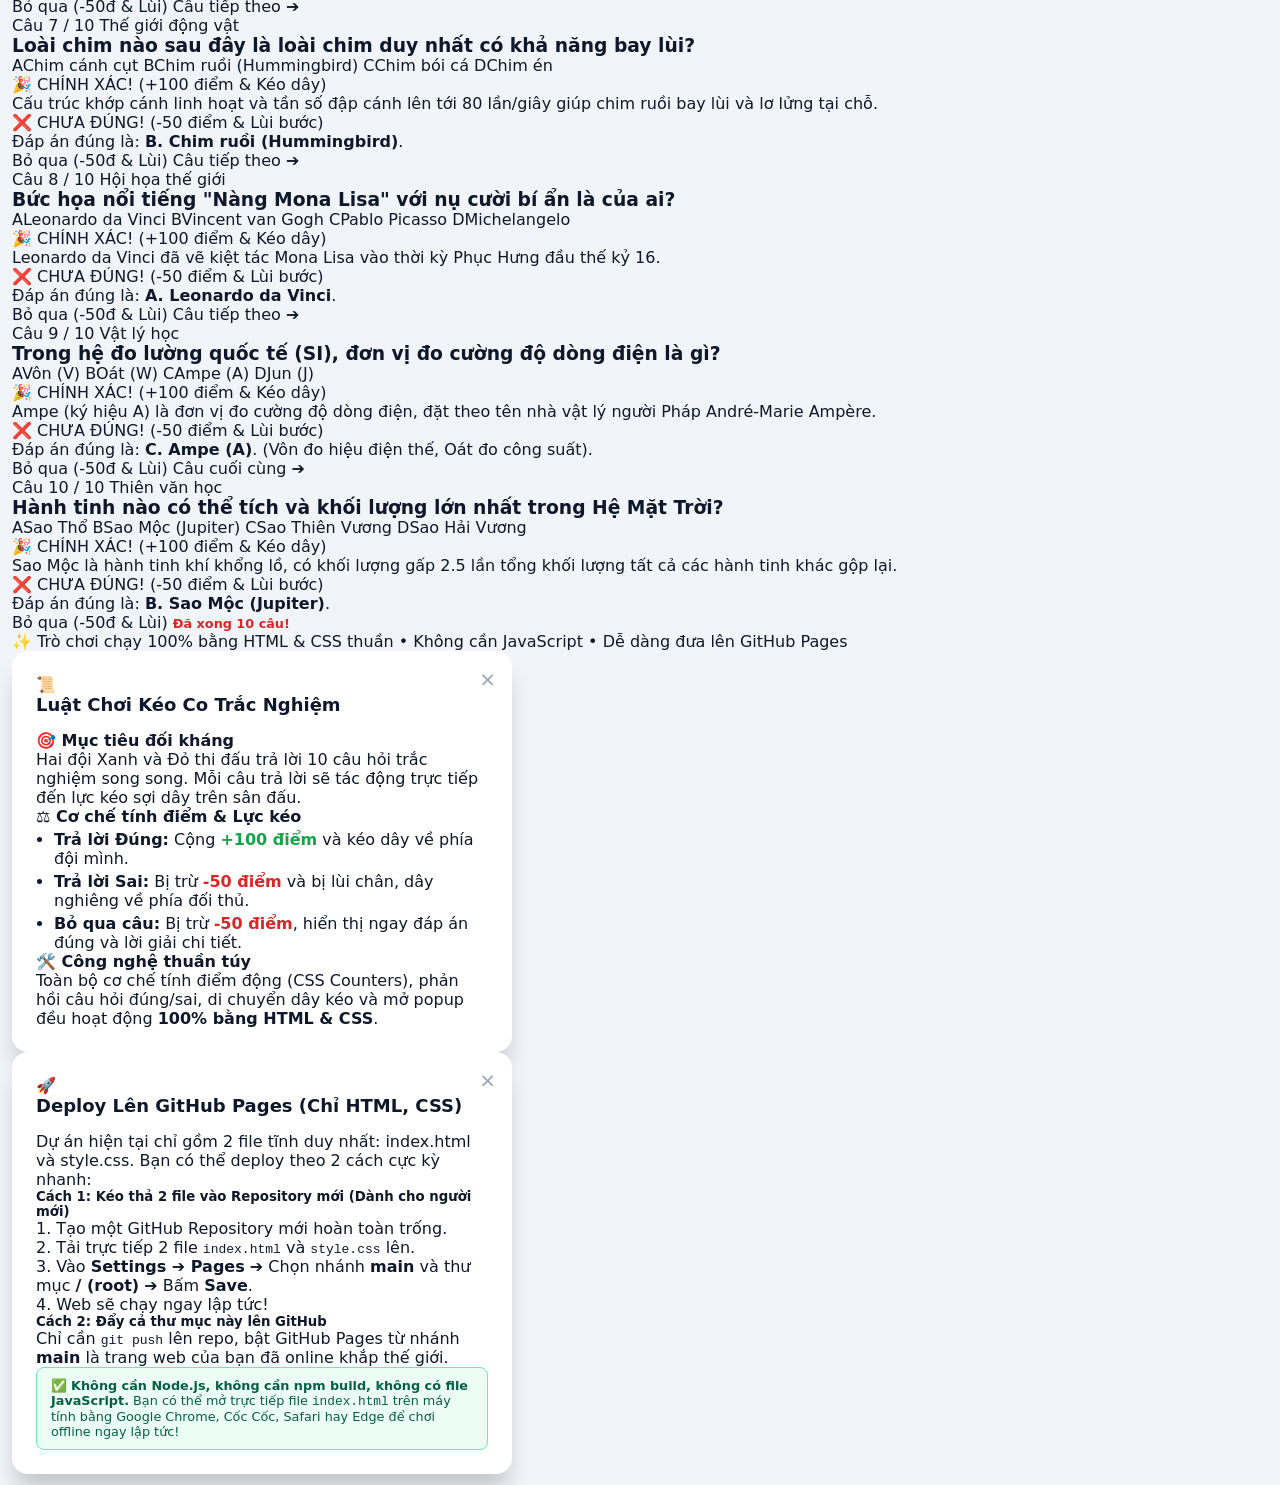
<file: docs/index.html>
<!doctype html>
<html lang="vi">
  <head>
    <meta charset="UTF-8" />
    <meta name="viewport" content="width=device-width, initial-scale=1.0" />
    <title>Kéo Co Xanh Đỏ - Trò Chơi Trắc Nghiệm Thuần HTML &amp; CSS</title>
    <meta name="description" content="Trò chơi đố vui kéo co đối kháng giữa Đội Xanh và Đội Đỏ với 10 câu hỏi mỗi bên, thuần HTML và CSS không cần JavaScript." />
    <meta property="og:title" content="Kéo Co Xanh Đỏ - Thuần HTML &amp; CSS" />
    <meta property="og:description" content="Trò chơi đố vui kéo co đối kháng giữa Đội Xanh và Đội Đỏ với 10 câu hỏi mỗi bên, thuần HTML và CSS." />
    <meta property="og:type" content="website" />
    <link rel="stylesheet" href="./style.css" />
  </head>
  <body>
    <!-- PURE HTML & CSS TUG OF WAR GAME (NO JAVASCRIPT) -->
    <form class="game-form" id="tug-game">
      <!-- Modal Checkbox Toggles -->
      <input type="checkbox" id="rules-toggle" class="modal-toggle" />
      <input type="checkbox" id="deploy-toggle" class="modal-toggle" />

      <!-- ==========================================
           BLUE TEAM RADIO CHOICES (Hidden State Store)
           ========================================== -->
      <!-- Q1: C is correct -->
      <input type="radio" name="b_q1" id="b_q1_a" class="hidden-radio b-w b-q1-w" />
      <input type="radio" name="b_q1" id="b_q1_b" class="hidden-radio b-w b-q1-w" />
      <input type="radio" name="b_q1" id="b_q1_c" class="hidden-radio b-c" />
      <input type="radio" name="b_q1" id="b_q1_d" class="hidden-radio b-w b-q1-w" />
      <input type="radio" name="b_q1" id="b_q1_s" class="hidden-radio b-s b-q1-w" />

      <!-- Q2: A is correct -->
      <input type="radio" name="b_q2" id="b_q2_a" class="hidden-radio b-c" />
      <input type="radio" name="b_q2" id="b_q2_b" class="hidden-radio b-w b-q2-w" />
      <input type="radio" name="b_q2" id="b_q2_c" class="hidden-radio b-w b-q2-w" />
      <input type="radio" name="b_q2" id="b_q2_d" class="hidden-radio b-w b-q2-w" />
      <input type="radio" name="b_q2" id="b_q2_s" class="hidden-radio b-s b-q2-w" />

      <!-- Q3: B is correct -->
      <input type="radio" name="b_q3" id="b_q3_a" class="hidden-radio b-w b-q3-w" />
      <input type="radio" name="b_q3" id="b_q3_b" class="hidden-radio b-c" />
      <input type="radio" name="b_q3" id="b_q3_c" class="hidden-radio b-w b-q3-w" />
      <input type="radio" name="b_q3" id="b_q3_d" class="hidden-radio b-w b-q3-w" />
      <input type="radio" name="b_q3" id="b_q3_s" class="hidden-radio b-s b-q3-w" />

      <!-- Q4: C is correct -->
      <input type="radio" name="b_q4" id="b_q4_a" class="hidden-radio b-w b-q4-w" />
      <input type="radio" name="b_q4" id="b_q4_b" class="hidden-radio b-w b-q4-w" />
      <input type="radio" name="b_q4" id="b_q4_c" class="hidden-radio b-c" />
      <input type="radio" name="b_q4" id="b_q4_d" class="hidden-radio b-w b-q4-w" />
      <input type="radio" name="b_q4" id="b_q4_s" class="hidden-radio b-s b-q4-w" />

      <!-- Q5: B is correct -->
      <input type="radio" name="b_q5" id="b_q5_a" class="hidden-radio b-w b-q5-w" />
      <input type="radio" name="b_q5" id="b_q5_b" class="hidden-radio b-c" />
      <input type="radio" name="b_q5" id="b_q5_c" class="hidden-radio b-w b-q5-w" />
      <input type="radio" name="b_q5" id="b_q5_d" class="hidden-radio b-w b-q5-w" />
      <input type="radio" name="b_q5" id="b_q5_s" class="hidden-radio b-s b-q5-w" />

      <!-- Q6: A is correct -->
      <input type="radio" name="b_q6" id="b_q6_a" class="hidden-radio b-c" />
      <input type="radio" name="b_q6" id="b_q6_b" class="hidden-radio b-w b-q6-w" />
      <input type="radio" name="b_q6" id="b_q6_c" class="hidden-radio b-w b-q6-w" />
      <input type="radio" name="b_q6" id="b_q6_d" class="hidden-radio b-w b-q6-w" />
      <input type="radio" name="b_q6" id="b_q6_s" class="hidden-radio b-s b-q6-w" />

      <!-- Q7: D is correct -->
      <input type="radio" name="b_q7" id="b_q7_a" class="hidden-radio b-w b-q7-w" />
      <input type="radio" name="b_q7" id="b_q7_b" class="hidden-radio b-w b-q7-w" />
      <input type="radio" name="b_q7" id="b_q7_c" class="hidden-radio b-w b-q7-w" />
      <input type="radio" name="b_q7" id="b_q7_d" class="hidden-radio b-c" />
      <input type="radio" name="b_q7" id="b_q7_s" class="hidden-radio b-s b-q7-w" />

      <!-- Q8: B is correct -->
      <input type="radio" name="b_q8" id="b_q8_a" class="hidden-radio b-w b-q8-w" />
      <input type="radio" name="b_q8" id="b_q8_b" class="hidden-radio b-c" />
      <input type="radio" name="b_q8" id="b_q8_c" class="hidden-radio b-w b-q8-w" />
      <input type="radio" name="b_q8" id="b_q8_d" class="hidden-radio b-w b-q8-w" />
      <input type="radio" name="b_q8" id="b_q8_s" class="hidden-radio b-s b-q8-w" />

      <!-- Q9: D is correct -->
      <input type="radio" name="b_q9" id="b_q9_a" class="hidden-radio b-w b-q9-w" />
      <input type="radio" name="b_q9" id="b_q9_b" class="hidden-radio b-w b-q9-w" />
      <input type="radio" name="b_q9" id="b_q9_c" class="hidden-radio b-w b-q9-w" />
      <input type="radio" name="b_q9" id="b_q9_d" class="hidden-radio b-c" />
      <input type="radio" name="b_q9" id="b_q9_s" class="hidden-radio b-s b-q9-w" />

      <!-- Q10: B is correct -->
      <input type="radio" name="b_q10" id="b_q10_a" class="hidden-radio b-w b-q10-w" />
      <input type="radio" name="b_q10" id="b_q10_b" class="hidden-radio b-c" />
      <input type="radio" name="b_q10" id="b_q10_c" class="hidden-radio b-w b-q10-w" />
      <input type="radio" name="b_q10" id="b_q10_d" class="hidden-radio b-w b-q10-w" />
      <input type="radio" name="b_q10" id="b_q10_s" class="hidden-radio b-s b-q10-w" />

      <!-- ==========================================
           RED TEAM RADIO CHOICES (Hidden State Store)
           ========================================== -->
      <!-- Q1: A is correct -->
      <input type="radio" name="r_q1" id="r_q1_a" class="hidden-radio r-c" />
      <input type="radio" name="r_q1" id="r_q1_b" class="hidden-radio r-w r-q1-w" />
      <input type="radio" name="r_q1" id="r_q1_c" class="hidden-radio r-w r-q1-w" />
      <input type="radio" name="r_q1" id="r_q1_d" class="hidden-radio r-w r-q1-w" />
      <input type="radio" name="r_q1" id="r_q1_s" class="hidden-radio r-s r-q1-w" />

      <!-- Q2: B is correct -->
      <input type="radio" name="r_q2" id="r_q2_a" class="hidden-radio r-w r-q2-w" />
      <input type="radio" name="r_q2" id="r_q2_b" class="hidden-radio r-c" />
      <input type="radio" name="r_q2" id="r_q2_c" class="hidden-radio r-w r-q2-w" />
      <input type="radio" name="r_q2" id="r_q2_d" class="hidden-radio r-w r-q2-w" />
      <input type="radio" name="r_q2" id="r_q2_s" class="hidden-radio r-s r-q2-w" />

      <!-- Q3: C is correct -->
      <input type="radio" name="r_q3" id="r_q3_a" class="hidden-radio r-w r-q3-w" />
      <input type="radio" name="r_q3" id="r_q3_b" class="hidden-radio r-w r-q3-w" />
      <input type="radio" name="r_q3" id="r_q3_c" class="hidden-radio r-c" />
      <input type="radio" name="r_q3" id="r_q3_d" class="hidden-radio r-w r-q3-w" />
      <input type="radio" name="r_q3" id="r_q3_s" class="hidden-radio r-s r-q3-w" />

      <!-- Q4: B is correct -->
      <input type="radio" name="r_q4" id="r_q4_a" class="hidden-radio r-w r-q4-w" />
      <input type="radio" name="r_q4" id="r_q4_b" class="hidden-radio r-c" />
      <input type="radio" name="r_q4" id="r_q4_c" class="hidden-radio r-w r-q4-w" />
      <input type="radio" name="r_q4" id="r_q4_d" class="hidden-radio r-w r-q4-w" />
      <input type="radio" name="r_q4" id="r_q4_s" class="hidden-radio r-s r-q4-w" />

      <!-- Q5: C is correct -->
      <input type="radio" name="r_q5" id="r_q5_a" class="hidden-radio r-w r-q5-w" />
      <input type="radio" name="r_q5" id="r_q5_b" class="hidden-radio r-w r-q5-w" />
      <input type="radio" name="r_q5" id="r_q5_c" class="hidden-radio r-c" />
      <input type="radio" name="r_q5" id="r_q5_d" class="hidden-radio r-w r-q5-w" />
      <input type="radio" name="r_q5" id="r_q5_s" class="hidden-radio r-s r-q5-w" />

      <!-- Q6: A is correct -->
      <input type="radio" name="r_q6" id="r_q6_a" class="hidden-radio r-c" />
      <input type="radio" name="r_q6" id="r_q6_b" class="hidden-radio r-w r-q6-w" />
      <input type="radio" name="r_q6" id="r_q6_c" class="hidden-radio r-w r-q6-w" />
      <input type="radio" name="r_q6" id="r_q6_d" class="hidden-radio r-w r-q6-w" />
      <input type="radio" name="r_q6" id="r_q6_s" class="hidden-radio r-s r-q6-w" />

      <!-- Q7: B is correct -->
      <input type="radio" name="r_q7" id="r_q7_a" class="hidden-radio r-w r-q7-w" />
      <input type="radio" name="r_q7" id="r_q7_b" class="hidden-radio r-c" />
      <input type="radio" name="r_q7" id="r_q7_c" class="hidden-radio r-w r-q7-w" />
      <input type="radio" name="r_q7" id="r_q7_d" class="hidden-radio r-w r-q7-w" />
      <input type="radio" name="r_q7" id="r_q7_s" class="hidden-radio r-s r-q7-w" />

      <!-- Q8: A is correct -->
      <input type="radio" name="r_q8" id="r_q8_a" class="hidden-radio r-c" />
      <input type="radio" name="r_q8" id="r_q8_b" class="hidden-radio r-w r-q8-w" />
      <input type="radio" name="r_q8" id="r_q8_c" class="hidden-radio r-w r-q8-w" />
      <input type="radio" name="r_q8" id="r_q8_d" class="hidden-radio r-w r-q8-w" />
      <input type="radio" name="r_q8" id="r_q8_s" class="hidden-radio r-s r-q8-w" />

      <!-- Q9: C is correct -->
      <input type="radio" name="r_q9" id="r_q9_a" class="hidden-radio r-w r-q9-w" />
      <input type="radio" name="r_q9" id="r_q9_b" class="hidden-radio r-w r-q9-w" />
      <input type="radio" name="r_q9" id="r_q9_c" class="hidden-radio r-c" />
      <input type="radio" name="r_q9" id="r_q9_d" class="hidden-radio r-w r-q9-w" />
      <input type="radio" name="r_q9" id="r_q9_s" class="hidden-radio r-s r-q9-w" />

      <!-- Q10: B is correct -->
      <input type="radio" name="r_q10" id="r_q10_a" class="hidden-radio r-w r-q10-w" />
      <input type="radio" name="r_q10" id="r_q10_b" class="hidden-radio r-c" />
      <input type="radio" name="r_q10" id="r_q10_c" class="hidden-radio r-w r-q10-w" />
      <input type="radio" name="r_q10" id="r_q10_d" class="hidden-radio r-w r-q10-w" />
      <input type="radio" name="r_q10" id="r_q10_s" class="hidden-radio r-s r-q10-w" />

      <!-- MAIN APP LAYOUT -->
      <div class="app-wrapper">
        <!-- HEADER SCOREBOARD -->
        <header class="header-board">
          <div class="header-top">
            <div class="logo-badge">
              <div class="logo-icon">⚔️</div>
              <div class="logo-text">
                <h1>KÉO CO XANH ĐỎ</h1>
                <p>100% Thuần HTML &amp; CSS</p>
              </div>
            </div>
            <div class="header-actions">
              <label for="rules-toggle" class="btn-action" title="Xem luật chơi">
                <span>📜 Luật chơi</span>
              </label>
              <label for="deploy-toggle" class="btn-action btn-primary" title="Hướng dẫn Deploy GitHub Pages">
                <span>🚀 Deploy GitHub</span>
              </label>
              <button type="reset" class="btn-action btn-reset" title="Đặt lại toàn bộ điểm và câu hỏi">
                <span>🔄 Chơi lại</span>
              </button>
            </div>
          </div>

          <!-- Real-time CSS Scores -->
          <div class="scores-banner">
            <!-- Blue Team Score -->
            <div class="team-score-card blue">
              <div class="team-info">
                <div class="team-avatar">🔵</div>
                <div>
                  <div class="team-name">ĐỘI XANH</div>
                  <div class="team-correct-badge">Đúng: <span class="blue-correct-val"></span></div>
                </div>
              </div>
              <div class="team-pts">
                <div class="team-pts-label">Điểm số</div>
                <div class="team-pts-num blue-score-val"></div>
              </div>
            </div>

            <!-- VS Badge -->
            <div class="vs-pill">VS</div>

            <!-- Red Team Score -->
            <div class="team-score-card red">
              <div class="team-info">
                <div class="team-avatar">🔴</div>
                <div>
                  <div class="team-name">ĐỘI ĐỎ</div>
                  <div class="team-correct-badge">Đúng: <span class="red-correct-val"></span></div>
                </div>
              </div>
              <div class="team-pts">
                <div class="team-pts-label">Điểm số</div>
                <div class="team-pts-num red-score-val"></div>
              </div>
            </div>
          </div>
        </header>

        <!-- TUG OF WAR ARENA STAGE (PURE SVG & CSS PHYSICS) -->
        <section class="arena-card">
          <div class="arena-header">
            <div class="arena-header-left">◀ ĐỘI XANH KÉO VỀ BÊN TRÁI (+100Đ)</div>
            <div class="arena-header-center">VẠCH TRẮNG TRUNG TÂM SÂN ĐẤU</div>
            <div class="arena-header-right">ĐỘI ĐỎ KÉO VỀ BÊN PHẢI (+100Đ) ▶</div>
          </div>

          <div class="arena-stage">
            <svg class="svg-arena" viewBox="0 0 1000 200" preserveAspectRatio="xMidYMid meet">
              <defs>
                <linearGradient id="skyGrad" x1="0" y1="0" x2="0" y2="1">
                  <stop offset="0%" stop-color="#bfdbfe" />
                  <stop offset="100%" stop-color="#93c5fd" />
                </linearGradient>
                <linearGradient id="grassGrad" x1="0" y1="0" x2="0" y2="1">
                  <stop offset="0%" stop-color="#4ade80" />
                  <stop offset="100%" stop-color="#22c55e" />
                </linearGradient>
                <linearGradient id="ropeGrad" x1="0" y1="0" x2="1" y2="0">
                  <stop offset="0%" stop-color="#b45309" />
                  <stop offset="50%" stop-color="#d97706" />
                  <stop offset="100%" stop-color="#b45309" />
                </linearGradient>
                <filter id="shadowFilter" x="-10%" y="-10%" width="120%" height="120%">
                  <feDropShadow dx="0" dy="3" stdDeviation="3" flood-opacity="0.25" />
                </filter>
              </defs>

              <!-- Sky background -->
              <rect x="0" y="0" width="1000" height="110" fill="url(#skyGrad)" />
              
              <!-- Stadium Audience Silhouettes in Background -->
              <g fill="#93c5fd" opacity="0.45">
                <circle cx="80" cy="85" r="14" /><circle cx="110" cy="88" r="12" />
                <circle cx="160" cy="84" r="13" /><circle cx="210" cy="87" r="12" />
                <circle cx="300" cy="85" r="13" /><circle cx="340" cy="83" r="14" />
                <circle cx="650" cy="85" r="13" /><circle cx="700" cy="83" r="14" />
                <circle cx="800" cy="84" r="13" /><circle cx="850" cy="87" r="12" />
                <circle cx="920" cy="85" r="14" />
                <rect x="0" y="95" width="1000" height="15" fill="#60a5fa" />
              </g>

              <!-- Grass Field Ground -->
              <rect x="0" y="110" width="1000" height="90" fill="url(#grassGrad)" />
              
              <!-- Danger Zones -->
              <rect x="0" y="110" width="180" height="90" fill="rgba(37, 99, 235, 0.15)" />
              <rect x="820" y="110" width="180" height="90" fill="rgba(220, 38, 38, 0.15)" />

              <!-- Field Markings -->
              <line x1="500" y1="100" x2="500" y2="200" stroke="#ffffff" stroke-width="4" stroke-dasharray="8 6" opacity="0.9" />
              <circle cx="500" cy="155" r="28" fill="none" stroke="#ffffff" stroke-width="2.5" opacity="0.8" />
              <line x1="280" y1="110" x2="280" y2="200" stroke="#ffffff" stroke-width="2" opacity="0.5" />
              <line x1="720" y1="110" x2="720" y2="200" stroke="#ffffff" stroke-width="2" opacity="0.5" />

              <!-- DYNAMIC PHYSICAL TUGGING SYSTEM (Moves with CSS transform) -->
              <g class="tug-system" filter="url(#shadowFilter)">
                <!-- Tug-of-war Rope -->
                <path d="M 120 150 Q 500 155 880 150" fill="none" stroke="url(#ropeGrad)" stroke-width="12" stroke-linecap="round" stroke-dasharray="14 3" />
                
                <!-- Center Red Ribbon / Flag on the rope -->
                <g transform="translate(500, 153)">
                  <!-- Ribbon Knot -->
                  <circle cx="0" cy="0" r="8" fill="#ef4444" stroke="#ffffff" stroke-width="2" />
                  <!-- Ribbon Tails -->
                  <polygon points="0,0 -8,32 0,26 8,32" fill="#ef4444" stroke="#991b1b" stroke-width="1" />
                  <polygon points="0,0 -14,24 -4,22" fill="#dc2626" />
                </g>

                <!-- BLUE TEAM (3 PULLERS ON LEFT) -->
                <g class="blue-team-char" transform="translate(0, 0)">
                  <!-- Blue Puller 1 (Leader - nearest to center) -->
                  <g transform="translate(360, 140)">
                    <!-- Shadow -->
                    <ellipse cx="-10" cy="28" rx="20" ry="6" fill="rgba(0,0,0,0.2)" />
                    <!-- Legs leaning back -->
                    <path d="M -8 10 L -24 28 M 4 10 L 14 28" stroke="#1e3a8a" stroke-width="7" stroke-linecap="round" />
                    <!-- Body leaning back 25deg -->
                    <path d="M 0 12 L -18 -15" stroke="#2563eb" stroke-width="16" stroke-linecap="round" />
                    <!-- Head with headband -->
                    <circle cx="-24" cy="-28" r="13" fill="#fbcfe8" stroke="#1e40af" stroke-width="2" />
                    <rect x="-37" y="-33" width="26" height="5" fill="#1d4ed8" rx="2" />
                    <!-- Smiling/straining face -->
                    <circle cx="-20" cy="-28" r="2" fill="#0f172a" />
                    <path d="M -22 -23 Q -18 -20 -15 -24" fill="none" stroke="#0f172a" stroke-width="1.5" />
                    <!-- Arms gripping rope -->
                    <path d="M -16 -6 L 10 10 M -18 -4 L 4 11" stroke="#3b82f6" stroke-width="6" stroke-linecap="round" />
                  </g>

                  <!-- Blue Puller 2 (Middle) -->
                  <g transform="translate(270, 140)">
                    <ellipse cx="-10" cy="28" rx="20" ry="6" fill="rgba(0,0,0,0.2)" />
                    <path d="M -8 10 L -24 28 M 4 10 L 14 28" stroke="#1e3a8a" stroke-width="7" stroke-linecap="round" />
                    <path d="M 0 12 L -18 -15" stroke="#1d4ed8" stroke-width="18" stroke-linecap="round" />
                    <circle cx="-24" cy="-28" r="13" fill="#fed7aa" stroke="#1e40af" stroke-width="2" />
                    <rect x="-37" y="-33" width="26" height="5" fill="#2563eb" rx="2" />
                    <circle cx="-20" cy="-28" r="2" fill="#0f172a" />
                    <path d="M -22 -23 Q -18 -20 -15 -24" fill="none" stroke="#0f172a" stroke-width="1.5" />
                    <path d="M -16 -6 L 10 10 M -18 -4 L 4 11" stroke="#2563eb" stroke-width="6" stroke-linecap="round" />
                  </g>

                  <!-- Blue Puller 3 (Anchor - Leftmost) -->
                  <g transform="translate(180, 140)">
                    <ellipse cx="-10" cy="28" rx="22" ry="7" fill="rgba(0,0,0,0.2)" />
                    <path d="M -8 10 L -26 28 M 4 10 L 12 28" stroke="#1e3a8a" stroke-width="8" stroke-linecap="round" />
                    <path d="M 0 12 L -20 -15" stroke="#1e40af" stroke-width="20" stroke-linecap="round" />
                    <circle cx="-26" cy="-28" r="14" fill="#fde68a" stroke="#1e40af" stroke-width="2" />
                    <rect x="-40" y="-33" width="28" height="5" fill="#1e3a8a" rx="2" />
                    <circle cx="-22" cy="-28" r="2" fill="#0f172a" />
                    <path d="M -24 -23 Q -20 -19 -16 -23" fill="none" stroke="#0f172a" stroke-width="1.5" />
                    <!-- Rope wrapped around waist -->
                    <path d="M -18 -6 L 8 10" stroke="#1d4ed8" stroke-width="7" stroke-linecap="round" />
                  </g>
                </g>

                <!-- RED TEAM (3 PULLERS ON RIGHT) -->
                <g class="red-team-char" transform="translate(0, 0)">
                  <!-- Red Puller 1 (Leader - nearest to center) -->
                  <g transform="translate(640, 140)">
                    <ellipse cx="10" cy="28" rx="20" ry="6" fill="rgba(0,0,0,0.2)" />
                    <path d="M 8 10 L 24 28 M -4 10 L -14 28" stroke="#7f1d1d" stroke-width="7" stroke-linecap="round" />
                    <path d="M 0 12 L 18 -15" stroke="#dc2626" stroke-width="16" stroke-linecap="round" />
                    <circle cx="24" cy="-28" r="13" fill="#fbcfe8" stroke="#991b1b" stroke-width="2" />
                    <rect x="11" y="-33" width="26" height="5" fill="#b91c1c" rx="2" />
                    <circle cx="20" cy="-28" r="2" fill="#0f172a" />
                    <path d="M 22 -23 Q 18 -20 15 -24" fill="none" stroke="#0f172a" stroke-width="1.5" />
                    <path d="M 16 -6 L -10 10 M 18 -4 L -4 11" stroke="#ef4444" stroke-width="6" stroke-linecap="round" />
                  </g>

                  <!-- Red Puller 2 (Middle) -->
                  <g transform="translate(730, 140)">
                    <ellipse cx="10" cy="28" rx="20" ry="6" fill="rgba(0,0,0,0.2)" />
                    <path d="M 8 10 L 24 28 M -4 10 L -14 28" stroke="#7f1d1d" stroke-width="7" stroke-linecap="round" />
                    <path d="M 0 12 L 18 -15" stroke="#b91c1c" stroke-width="18" stroke-linecap="round" />
                    <circle cx="24" cy="-28" r="13" fill="#fed7aa" stroke="#991b1b" stroke-width="2" />
                    <rect x="11" y="-33" width="26" height="5" fill="#dc2626" rx="2" />
                    <circle cx="20" cy="-28" r="2" fill="#0f172a" />
                    <path d="M 22 -23 Q 18 -20 15 -24" fill="none" stroke="#0f172a" stroke-width="1.5" />
                    <path d="M 16 -6 L -10 10 M 18 -4 L -4 11" stroke="#dc2626" stroke-width="6" stroke-linecap="round" />
                  </g>

                  <!-- Red Puller 3 (Anchor - Rightmost) -->
                  <g transform="translate(820, 140)">
                    <ellipse cx="10" cy="28" rx="22" ry="7" fill="rgba(0,0,0,0.2)" />
                    <path d="M 8 10 L 26 28 M -4 10 L -12 28" stroke="#7f1d1d" stroke-width="8" stroke-linecap="round" />
                    <path d="M 0 12 L 20 -15" stroke="#991b1b" stroke-width="20" stroke-linecap="round" />
                    <circle cx="26" cy="-28" r="14" fill="#fde68a" stroke="#991b1b" stroke-width="2" />
                    <rect x="12" y="-33" width="28" height="5" fill="#7f1d1d" rx="2" />
                    <circle cx="22" cy="-28" r="2" fill="#0f172a" />
                    <path d="M 24 -23 Q 20 -19 16 -23" fill="none" stroke="#0f172a" stroke-width="1.5" />
                    <path d="M 18 -6 L -8 10" stroke="#b91c1c" stroke-width="7" stroke-linecap="round" />
                  </g>
                </g>
              </g>
            </svg>
          </div>
        </section>

        <!-- DUAL BATTLE QUESTION COLUMNS -->
        <main class="battle-columns">
          <!-- =============================================================
               BLUE TEAM QUESTION PANEL (10 QUESTIONS)
               ============================================================= -->
          <section class="team-column blue-side">
            <div class="team-column-header">
              <div class="team-column-title">
                <span>🔵</span>
                <span>CÂU HỎI ĐỘI XANH</span>
              </div>
            </div>

            <!-- Tab Radio Controllers for Blue Questions 1 to 10 -->
            <input type="radio" name="b_tab" id="b_tab_1" class="hidden-radio" checked />
            <input type="radio" name="b_tab" id="b_tab_2" class="hidden-radio" />
            <input type="radio" name="b_tab" id="b_tab_3" class="hidden-radio" />
            <input type="radio" name="b_tab" id="b_tab_4" class="hidden-radio" />
            <input type="radio" name="b_tab" id="b_tab_5" class="hidden-radio" />
            <input type="radio" name="b_tab" id="b_tab_6" class="hidden-radio" />
            <input type="radio" name="b_tab" id="b_tab_7" class="hidden-radio" />
            <input type="radio" name="b_tab" id="b_tab_8" class="hidden-radio" />
            <input type="radio" name="b_tab" id="b_tab_9" class="hidden-radio" />
            <input type="radio" name="b_tab" id="b_tab_10" class="hidden-radio" />

            <!-- Pill Navigation 1..10 -->
            <div class="pills-nav">
              <label for="b_tab_1" class="nav-pill">1</label>
              <label for="b_tab_2" class="nav-pill">2</label>
              <label for="b_tab_3" class="nav-pill">3</label>
              <label for="b_tab_4" class="nav-pill">4</label>
              <label for="b_tab_5" class="nav-pill">5</label>
              <label for="b_tab_6" class="nav-pill">6</label>
              <label for="b_tab_7" class="nav-pill">7</label>
              <label for="b_tab_8" class="nav-pill">8</label>
              <label for="b_tab_9" class="nav-pill">9</label>
              <label for="b_tab_10" class="nav-pill">10</label>
            </div>

            <!-- Blue Cards Container -->
            <div class="cards-container">
              <!-- Blue Q1 -->
              <div class="question-card" id="b_card_1">
                <div class="question-header">
                  <span class="q-tag">Câu 1 / 10</span>
                  <span class="q-topic">Sinh học</span>
                </div>
                <h3 class="question-text">Con vật nào sau đây là loài động vật có vú nhưng lại đẻ trứng?</h3>
                <div class="options-grid">
                  <label for="b_q1_a" class="option-btn"><span class="option-key">A</span><span>Cá voi xanh</span></label>
                  <label for="b_q1_b" class="option-btn"><span class="option-key">B</span><span>Cá heo</span></label>
                  <label for="b_q1_c" class="option-btn opt-correct"><span class="option-key">C</span><span>Thú mỏ vịt</span></label>
                  <label for="b_q1_d" class="option-btn"><span class="option-key">D</span><span>Loài dơi</span></label>
                </div>
                <!-- Pure CSS Feedback -->
                <div class="feedback-box fb-correct">
                  <div class="fb-title">🎉 CHÍNH XÁC! (+100 điểm &amp; Kéo dây)</div>
                  <p>Thú mỏ vịt và thú lông nhím là hai loài động vật có vú kỳ lạ duy nhất trên thế giới đẻ trứng thay vì sinh con trực tiếp.</p>
                </div>
                <div class="feedback-box fb-wrong">
                  <div class="fb-title">❌ CHƯA ĐÚNG! (-50 điểm &amp; Lùi bước)</div>
                  <p>Đáp án đúng là: <strong>C. Thú mỏ vịt</strong>. Cá voi, cá heo và dơi đều là thú sinh con và nuôi con bằng sữa mẹ.</p>
                </div>
                <div class="question-footer">
                  <label for="b_q1_s" class="btn-skip">Bỏ qua (-50đ &amp; Lùi)</label>
                  <label for="b_tab_2" class="btn-next-tab">Câu tiếp theo ➔</label>
                </div>
              </div>

              <!-- Blue Q2 -->
              <div class="question-card" id="b_card_2">
                <div class="question-header">
                  <span class="q-tag">Câu 2 / 10</span>
                  <span class="q-topic">Địa lý Việt Nam</span>
                </div>
                <h3 class="question-text">Đỉnh núi cao nhất Việt Nam và toàn Đông Dương là đỉnh núi nào?</h3>
                <div class="options-grid">
                  <label for="b_q2_a" class="option-btn opt-correct"><span class="option-key">A</span><span>Fansipan (3.143m)</span></label>
                  <label for="b_q2_b" class="option-btn"><span class="option-key">B</span><span>Pu Si Lung</span></label>
                  <label for="b_q2_c" class="option-btn"><span class="option-key">C</span><span>Bạch Mộc Lương Tử</span></label>
                  <label for="b_q2_d" class="option-btn"><span class="option-key">D</span><span>Ngũ Chỉ Sơn</span></label>
                </div>
                <div class="feedback-box fb-correct">
                  <div class="fb-title">🎉 CHÍNH XÁC! (+100 điểm &amp; Kéo dây)</div>
                  <p>Fansipan cao 3.143m thuộc dãy Hoàng Liên Sơn, được vinh danh là "Nóc nhà Đông Dương".</p>
                </div>
                <div class="feedback-box fb-wrong">
                  <div class="fb-title">❌ CHƯA ĐÚNG! (-50 điểm &amp; Lùi bước)</div>
                  <p>Đáp án đúng là: <strong>A. Fansipan (3.143m)</strong>.</p>
                </div>
                <div class="question-footer">
                  <label for="b_q2_s" class="btn-skip">Bỏ qua (-50đ &amp; Lùi)</label>
                  <label for="b_tab_3" class="btn-next-tab">Câu tiếp theo ➔</label>
                </div>
              </div>

              <!-- Blue Q3 -->
              <div class="question-card" id="b_card_3">
                <div class="question-header">
                  <span class="q-tag">Câu 3 / 10</span>
                  <span class="q-topic">Hóa học</span>
                </div>
                <h3 class="question-text">Trong bảng tuần hoàn hóa học, nguyên tố "Fe" là ký hiệu của kim loại nào?</h3>
                <div class="options-grid">
                  <label for="b_q3_a" class="option-btn"><span class="option-key">A</span><span>Đồng</span></label>
                  <label for="b_q3_b" class="option-btn opt-correct"><span class="option-key">B</span><span>Sắt</span></label>
                  <label for="b_q3_c" class="option-btn"><span class="option-key">C</span><span>Nhôm</span></label>
                  <label for="b_q3_d" class="option-btn"><span class="option-key">D</span><span>Vàng</span></label>
                </div>
                <div class="feedback-box fb-correct">
                  <div class="fb-title">🎉 CHÍNH XÁC! (+100 điểm &amp; Kéo dây)</div>
                  <p>Fe bắt nguồn từ chữ Ferrum trong tiếng Latinh, chỉ nguyên tố Sắt có số nguyên tử 26.</p>
                </div>
                <div class="feedback-box fb-wrong">
                  <div class="fb-title">❌ CHƯA ĐÚNG! (-50 điểm &amp; Lùi bước)</div>
                  <p>Đáp án đúng là: <strong>B. Sắt</strong> (Ferrum).</p>
                </div>
                <div class="question-footer">
                  <label for="b_q3_s" class="btn-skip">Bỏ qua (-50đ &amp; Lùi)</label>
                  <label for="b_tab_4" class="btn-next-tab">Câu tiếp theo ➔</label>
                </div>
              </div>

              <!-- Blue Q4 -->
              <div class="question-card" id="b_card_4">
                <div class="question-header">
                  <span class="q-tag">Câu 4 / 10</span>
                  <span class="q-topic">Thiên văn học</span>
                </div>
                <h3 class="question-text">Hành tinh nào nằm ở vị trí gần Mặt Trời nhất trong Hệ Mặt Trời?</h3>
                <div class="options-grid">
                  <label for="b_q4_a" class="option-btn"><span class="option-key">A</span><span>Sao Kim (Venus)</span></label>
                  <label for="b_q4_b" class="option-btn"><span class="option-key">B</span><span>Sao Hỏa (Mars)</span></label>
                  <label for="b_q4_c" class="option-btn opt-correct"><span class="option-key">C</span><span>Sao Thủy (Mercury)</span></label>
                  <label for="b_q4_d" class="option-btn"><span class="option-key">D</span><span>Trái Đất</span></label>
                </div>
                <div class="feedback-box fb-correct">
                  <div class="fb-title">🎉 CHÍNH XÁC! (+100 điểm &amp; Kéo dây)</div>
                  <p>Sao Thủy là hành tinh gần Mặt Trời nhất với chu kỳ quay quanh Mặt Trời chỉ mất 88 ngày Trái Đất.</p>
                </div>
                <div class="feedback-box fb-wrong">
                  <div class="fb-title">❌ CHƯA ĐÚNG! (-50 điểm &amp; Lùi bước)</div>
                  <p>Đáp án đúng là: <strong>C. Sao Thủy (Mercury)</strong>.</p>
                </div>
                <div class="question-footer">
                  <label for="b_q4_s" class="btn-skip">Bỏ qua (-50đ &amp; Lùi)</label>
                  <label for="b_tab_5" class="btn-next-tab">Câu tiếp theo ➔</label>
                </div>
              </div>

              <!-- Blue Q5 -->
              <div class="question-card" id="b_card_5">
                <div class="question-header">
                  <span class="q-tag">Câu 5 / 10</span>
                  <span class="q-topic">Đố vui dân gian</span>
                </div>
                <h3 class="question-text">Đố vui: "Cây gì có mắt không tai, thịt thơm vàng óng ăn hoài chẳng cay"?</h3>
                <div class="options-grid">
                  <label for="b_q5_a" class="option-btn"><span class="option-key">A</span><span>Cây ngô / bắp</span></label>
                  <label for="b_q5_b" class="option-btn opt-correct"><span class="option-key">B</span><span>Quả dứa (thơm/khóm)</span></label>
                  <label for="b_q5_c" class="option-btn"><span class="option-key">C</span><span>Củ khoai tây</span></label>
                  <label for="b_q5_d" class="option-btn"><span class="option-key">D</span><span>Quả dừa</span></label>
                </div>
                <div class="feedback-box fb-correct">
                  <div class="fb-title">🎉 CHÍNH XÁC! (+100 điểm &amp; Kéo dây)</div>
                  <p>Quả dứa có nhiều mắt dứa xung quanh vỏ bọc, ruột màu vàng óng ngọt mát.</p>
                </div>
                <div class="feedback-box fb-wrong">
                  <div class="fb-title">❌ CHƯA ĐÚNG! (-50 điểm &amp; Lùi bước)</div>
                  <p>Đáp án đúng là: <strong>B. Quả dứa (thơm/khóm)</strong>.</p>
                </div>
                <div class="question-footer">
                  <label for="b_q5_s" class="btn-skip">Bỏ qua (-50đ &amp; Lùi)</label>
                  <label for="b_tab_6" class="btn-next-tab">Câu tiếp theo ➔</label>
                </div>
              </div>

              <!-- Blue Q6 -->
              <div class="question-card" id="b_card_6">
                <div class="question-header">
                  <span class="q-tag">Câu 6 / 10</span>
                  <span class="q-topic">Âm nhạc &amp; Lịch sử</span>
                </div>
                <h3 class="question-text">Ai là tác giả của bản Quốc ca nước CHXHCN Việt Nam (Tiến quân ca)?</h3>
                <div class="options-grid">
                  <label for="b_q6_a" class="option-btn opt-correct"><span class="option-key">A</span><span>Nhạc sĩ Văn Cao</span></label>
                  <label for="b_q6_b" class="option-btn"><span class="option-key">B</span><span>Nhạc sĩ Trịnh Công Sơn</span></label>
                  <label for="b_q6_c" class="option-btn"><span class="option-key">C</span><span>Nhạc sĩ Phạm Tuyên</span></label>
                  <label for="b_q6_d" class="option-btn"><span class="option-key">D</span><span>Nhạc sĩ Hoàng Vân</span></label>
                </div>
                <div class="feedback-box fb-correct">
                  <div class="fb-title">🎉 CHÍNH XÁC! (+100 điểm &amp; Kéo dây)</div>
                  <p>Nhạc sĩ Văn Cao sáng tác "Tiến quân ca" vào cuối năm 1944 tại Hà Nội.</p>
                </div>
                <div class="feedback-box fb-wrong">
                  <div class="fb-title">❌ CHƯA ĐÚNG! (-50 điểm &amp; Lùi bước)</div>
                  <p>Đáp án đúng là: <strong>A. Nhạc sĩ Văn Cao</strong>.</p>
                </div>
                <div class="question-footer">
                  <label for="b_q6_s" class="btn-skip">Bỏ qua (-50đ &amp; Lùi)</label>
                  <label for="b_tab_7" class="btn-next-tab">Câu tiếp theo ➔</label>
                </div>
              </div>

              <!-- Blue Q7 -->
              <div class="question-card" id="b_card_7">
                <div class="question-header">
                  <span class="q-tag">Câu 7 / 10</span>
                  <span class="q-topic">Địa lý thế giới</span>
                </div>
                <h3 class="question-text">Đâu là đại dương có diện tích và độ sâu lớn nhất trên hành tinh Trái Đất?</h3>
                <div class="options-grid">
                  <label for="b_q7_a" class="option-btn"><span class="option-key">A</span><span>Đại Tây Dương</span></label>
                  <label for="b_q7_b" class="option-btn"><span class="option-key">B</span><span>Ấn Độ Dương</span></label>
                  <label for="b_q7_c" class="option-btn"><span class="option-key">C</span><span>Bắc Băng Dương</span></label>
                  <label for="b_q7_d" class="option-btn opt-correct"><span class="option-key">D</span><span>Thái Bình Dương</span></label>
                </div>
                <div class="feedback-box fb-correct">
                  <div class="fb-title">🎉 CHÍNH XÁC! (+100 điểm &amp; Kéo dây)</div>
                  <p>Thái Bình Dương chiếm hơn 30% diện tích bề mặt Trái Đất và chứa rãnh Mariana sâu nhất thế giới.</p>
                </div>
                <div class="feedback-box fb-wrong">
                  <div class="fb-title">❌ CHƯA ĐÚNG! (-50 điểm &amp; Lùi bước)</div>
                  <p>Đáp án đúng là: <strong>D. Thái Bình Dương</strong>.</p>
                </div>
                <div class="question-footer">
                  <label for="b_q7_s" class="btn-skip">Bỏ qua (-50đ &amp; Lùi)</label>
                  <label for="b_tab_8" class="btn-next-tab">Câu tiếp theo ➔</label>
                </div>
              </div>

              <!-- Blue Q8 -->
              <div class="question-card" id="b_card_8">
                <div class="question-header">
                  <span class="q-tag">Câu 8 / 10</span>
                  <span class="q-topic">Toán học</span>
                </div>
                <h3 class="question-text">Trong hình học phẳng, một tam giác đều có mỗi góc trong bằng bao nhiêu độ?</h3>
                <div class="options-grid">
                  <label for="b_q8_a" class="option-btn"><span class="option-key">A</span><span>45°</span></label>
                  <label for="b_q8_b" class="option-btn opt-correct"><span class="option-key">B</span><span>60°</span></label>
                  <label for="b_q8_c" class="option-btn"><span class="option-key">C</span><span>90°</span></label>
                  <label for="b_q8_d" class="option-btn"><span class="option-key">D</span><span>120°</span></label>
                </div>
                <div class="feedback-box fb-correct">
                  <div class="fb-title">🎉 CHÍNH XÁC! (+100 điểm &amp; Kéo dây)</div>
                  <p>Tổng 3 góc trong tam giác là 180°. Trong tam giác đều: 180° : 3 = 60°.</p>
                </div>
                <div class="feedback-box fb-wrong">
                  <div class="fb-title">❌ CHƯA ĐÚNG! (-50 điểm &amp; Lùi bước)</div>
                  <p>Đáp án đúng là: <strong>B. 60°</strong>.</p>
                </div>
                <div class="question-footer">
                  <label for="b_q8_s" class="btn-skip">Bỏ qua (-50đ &amp; Lùi)</label>
                  <label for="b_tab_9" class="btn-next-tab">Câu tiếp theo ➔</label>
                </div>
              </div>

              <!-- Blue Q9 -->
              <div class="question-card" id="b_card_9">
                <div class="question-header">
                  <span class="q-tag">Câu 9 / 10</span>
                  <span class="q-topic">Địa lý quốc tế</span>
                </div>
                <h3 class="question-text">Quốc gia nào có diện tích lãnh thổ tự nhiên lớn nhất thế giới?</h3>
                <div class="options-grid">
                  <label for="b_q9_a" class="option-btn"><span class="option-key">A</span><span>Canada</span></label>
                  <label for="b_q9_b" class="option-btn"><span class="option-key">B</span><span>Trung Quốc</span></label>
                  <label for="b_q9_c" class="option-btn"><span class="option-key">C</span><span>Hoa Kỳ</span></label>
                  <label for="b_q9_d" class="option-btn opt-correct"><span class="option-key">D</span><span>Liên bang Nga</span></label>
                </div>
                <div class="feedback-box fb-correct">
                  <div class="fb-title">🎉 CHÍNH XÁC! (+100 điểm &amp; Kéo dây)</div>
                  <p>Nga có diện tích hơn 17.1 triệu km², trải dài qua 11 múi giờ và hai châu lục Á - Âu.</p>
                </div>
                <div class="feedback-box fb-wrong">
                  <div class="fb-title">❌ CHƯA ĐÚNG! (-50 điểm &amp; Lùi bước)</div>
                  <p>Đáp án đúng là: <strong>D. Liên bang Nga</strong>.</p>
                </div>
                <div class="question-footer">
                  <label for="b_q9_s" class="btn-skip">Bỏ qua (-50đ &amp; Lùi)</label>
                  <label for="b_tab_10" class="btn-next-tab">Câu cuối cùng ➔</label>
                </div>
              </div>

              <!-- Blue Q10 -->
              <div class="question-card" id="b_card_10">
                <div class="question-header">
                  <span class="q-tag">Câu 10 / 10</span>
                  <span class="q-topic">Địa lý Việt Nam</span>
                </div>
                <h3 class="question-text">Dòng sông Mê Kông chảy vào miền Tây Nam Bộ Việt Nam được gọi là gì?</h3>
                <div class="options-grid">
                  <label for="b_q10_a" class="option-btn"><span class="option-key">A</span><span>Sông Hồng</span></label>
                  <label for="b_q10_b" class="option-btn opt-correct"><span class="option-key">B</span><span>Sông Cửu Long (Tiền &amp; Hậu)</span></label>
                  <label for="b_q10_c" class="option-btn"><span class="option-key">C</span><span>Sông Đồng Nai</span></label>
                  <label for="b_q10_d" class="option-btn"><span class="option-key">D</span><span>Sông Hương</span></label>
                </div>
                <div class="feedback-box fb-correct">
                  <div class="fb-title">🎉 CHÍNH XÁC! (+100 điểm &amp; Kéo dây)</div>
                  <p>Khi vào Việt Nam, sông Mê Kông rẽ thành 2 nhánh chính là Sông Tiền và Sông Hậu, đổ ra biển với tên gọi Cửu Long.</p>
                </div>
                <div class="feedback-box fb-wrong">
                  <div class="fb-title">❌ CHƯA ĐÚNG! (-50 điểm &amp; Lùi bước)</div>
                  <p>Đáp án đúng là: <strong>B. Sông Cửu Long (Tiền &amp; Hậu)</strong>.</p>
                </div>
                <div class="question-footer">
                  <label for="b_q10_s" class="btn-skip">Bỏ qua (-50đ &amp; Lùi)</label>
                  <span style="font-size:0.8rem; font-weight:800; color:#2563eb;">Đã xong 10 câu!</span>
                </div>
              </div>
            </div>
          </section>

          <!-- =============================================================
               RED TEAM QUESTION PANEL (10 QUESTIONS)
               ============================================================= -->
          <section class="team-column red-side">
            <div class="team-column-header">
              <div class="team-column-title">
                <span>🔴</span>
                <span>CÂU HỎI ĐỘI ĐỎ</span>
              </div>
            </div>

            <!-- Tab Radio Controllers for Red Questions 1 to 10 -->
            <input type="radio" name="r_tab" id="r_tab_1" class="hidden-radio" checked />
            <input type="radio" name="r_tab" id="r_tab_2" class="hidden-radio" />
            <input type="radio" name="r_tab" id="r_tab_3" class="hidden-radio" />
            <input type="radio" name="r_tab" id="r_tab_4" class="hidden-radio" />
            <input type="radio" name="r_tab" id="r_tab_5" class="hidden-radio" />
            <input type="radio" name="r_tab" id="r_tab_6" class="hidden-radio" />
            <input type="radio" name="r_tab" id="r_tab_7" class="hidden-radio" />
            <input type="radio" name="r_tab" id="r_tab_8" class="hidden-radio" />
            <input type="radio" name="r_tab" id="r_tab_9" class="hidden-radio" />
            <input type="radio" name="r_tab" id="r_tab_10" class="hidden-radio" />

            <!-- Pill Navigation 1..10 -->
            <div class="pills-nav">
              <label for="r_tab_1" class="nav-pill">1</label>
              <label for="r_tab_2" class="nav-pill">2</label>
              <label for="r_tab_3" class="nav-pill">3</label>
              <label for="r_tab_4" class="nav-pill">4</label>
              <label for="r_tab_5" class="nav-pill">5</label>
              <label for="r_tab_6" class="nav-pill">6</label>
              <label for="r_tab_7" class="nav-pill">7</label>
              <label for="r_tab_8" class="nav-pill">8</label>
              <label for="r_tab_9" class="nav-pill">9</label>
              <label for="r_tab_10" class="nav-pill">10</label>
            </div>

            <!-- Red Cards Container -->
            <div class="cards-container">
              <!-- Red Q1 -->
              <div class="question-card" id="r_card_1">
                <div class="question-header">
                  <span class="q-tag">Câu 1 / 10</span>
                  <span class="q-topic">Vật lý &amp; Hóa học</span>
                </div>
                <h3 class="question-text">Kim loại duy nhất ở thể lỏng ở nhiệt độ phòng (25°C) là kim loại nào?</h3>
                <div class="options-grid">
                  <label for="r_q1_a" class="option-btn opt-correct"><span class="option-key">A</span><span>Thủy ngân (Hg)</span></label>
                  <label for="r_q1_b" class="option-btn"><span class="option-key">B</span><span>Chì (Pb)</span></label>
                  <label for="r_q1_c" class="option-btn"><span class="option-key">C</span><span>Thiếc (Sn)</span></label>
                  <label for="r_q1_d" class="option-btn"><span class="option-key">D</span><span>Gallium (Ga)</span></label>
                </div>
                <div class="feedback-box fb-correct">
                  <div class="fb-title">🎉 CHÍNH XÁC! (+100 điểm &amp; Kéo dây)</div>
                  <p>Thủy ngân (Hg) là kim loại duy nhất có nhiệt độ nóng chảy thấp tới -38.83°C nên ở thể lỏng tại nhiệt độ phòng.</p>
                </div>
                <div class="feedback-box fb-wrong">
                  <div class="fb-title">❌ CHƯA ĐÚNG! (-50 điểm &amp; Lùi bước)</div>
                  <p>Đáp án đúng là: <strong>A. Thủy ngân (Hg)</strong>.</p>
                </div>
                <div class="question-footer">
                  <label for="r_q1_s" class="btn-skip">Bỏ qua (-50đ &amp; Lùi)</label>
                  <label for="r_tab_2" class="btn-next-tab">Câu tiếp theo ➔</label>
                </div>
              </div>

              <!-- Red Q2 -->
              <div class="question-card" id="r_card_2">
                <div class="question-header">
                  <span class="q-tag">Câu 2 / 10</span>
                  <span class="q-topic">Di sản Việt Nam</span>
                </div>
                <h3 class="question-text">Vịnh biển nào của Việt Nam hai lần được UNESCO công nhận là Di sản Thế giới?</h3>
                <div class="options-grid">
                  <label for="r_q2_a" class="option-btn"><span class="option-key">A</span><span>Vịnh Cam Ranh</span></label>
                  <label for="r_q2_b" class="option-btn opt-correct"><span class="option-key">B</span><span>Vịnh Hạ Long</span></label>
                  <label for="r_q2_c" class="option-btn"><span class="option-key">C</span><span>Vịnh Nha Trang</span></label>
                  <label for="r_q2_d" class="option-btn"><span class="option-key">D</span><span>Vịnh Lăng Cô</span></label>
                </div>
                <div class="feedback-box fb-correct">
                  <div class="fb-title">🎉 CHÍNH XÁC! (+100 điểm &amp; Kéo dây)</div>
                  <p>Vịnh Hạ Long được UNESCO công nhận năm 1994 về giá trị cảnh quan và năm 2000 về giá trị địa chất, địa mạo.</p>
                </div>
                <div class="feedback-box fb-wrong">
                  <div class="fb-title">❌ CHƯA ĐÚNG! (-50 điểm &amp; Lùi bước)</div>
                  <p>Đáp án đúng là: <strong>B. Vịnh Hạ Long</strong>.</p>
                </div>
                <div class="question-footer">
                  <label for="r_q2_s" class="btn-skip">Bỏ qua (-50đ &amp; Lùi)</label>
                  <label for="r_tab_3" class="btn-next-tab">Câu tiếp theo ➔</label>
                </div>
              </div>

              <!-- Red Q3 -->
              <div class="question-card" id="r_card_3">
                <div class="question-header">
                  <span class="q-tag">Câu 3 / 10</span>
                  <span class="q-topic">Đố chữ thông minh</span>
                </div>
                <h3 class="question-text">Câu đố chữ: "Con gì đầu dê mà mình lại ốc"?</h3>
                <div class="options-grid">
                  <label for="r_q3_a" class="option-btn"><span class="option-key">A</span><span>Con tắc kè</span></label>
                  <label for="r_q3_b" class="option-btn"><span class="option-key">B</span><span>Con ốc sên</span></label>
                  <label for="r_q3_c" class="option-btn opt-correct"><span class="option-key">C</span><span>Con dốc</span></label>
                  <label for="r_q3_d" class="option-btn"><span class="option-key">D</span><span>Con ếch</span></label>
                </div>
                <div class="feedback-box fb-correct">
                  <div class="fb-title">🎉 CHÍNH XÁC! (+100 điểm &amp; Kéo dây)</div>
                  <p>Ghép chữ cái đầu của "Dê" (D) với chữ "Ốc" ta được chữ "DỐC"!</p>
                </div>
                <div class="feedback-box fb-wrong">
                  <div class="fb-title">❌ CHƯA ĐÚNG! (-50 điểm &amp; Lùi bước)</div>
                  <p>Đáp án đúng là: <strong>C. Con dốc</strong> (Chữ D của Dê + Ốc = Dốc).</p>
                </div>
                <div class="question-footer">
                  <label for="r_q3_s" class="btn-skip">Bỏ qua (-50đ &amp; Lùi)</label>
                  <label for="r_tab_4" class="btn-next-tab">Câu tiếp theo ➔</label>
                </div>
              </div>

              <!-- Red Q4 -->
              <div class="question-card" id="r_card_4">
                <div class="question-header">
                  <span class="q-tag">Câu 4 / 10</span>
                  <span class="q-topic">Sinh học cơ thể</span>
                </div>
                <h3 class="question-text">Cơ quan nội tạng nào giữ vai trò chính trong việc lọc máu tạo nước tiểu?</h3>
                <div class="options-grid">
                  <label for="r_q4_a" class="option-btn"><span class="option-key">A</span><span>Lá gan</span></label>
                  <label for="r_q4_b" class="option-btn opt-correct"><span class="option-key">B</span><span>Hai quả thận</span></label>
                  <label for="r_q4_c" class="option-btn"><span class="option-key">C</span><span>Phổi</span></label>
                  <label for="r_q4_d" class="option-btn"><span class="option-key">D</span><span>Dạ dày</span></label>
                </div>
                <div class="feedback-box fb-correct">
                  <div class="fb-title">🎉 CHÍNH XÁC! (+100 điểm &amp; Kéo dây)</div>
                  <p>Hai quả thận chứa hàng triệu đơn vị lọc (nephron) lọc khoảng 180 lít máu mỗi ngày để bài tiết chất thải.</p>
                </div>
                <div class="feedback-box fb-wrong">
                  <div class="fb-title">❌ CHƯA ĐÚNG! (-50 điểm &amp; Lùi bước)</div>
                  <p>Đáp án đúng là: <strong>B. Hai quả thận</strong>.</p>
                </div>
                <div class="question-footer">
                  <label for="r_q4_s" class="btn-skip">Bỏ qua (-50đ &amp; Lùi)</label>
                  <label for="r_tab_5" class="btn-next-tab">Câu tiếp theo ➔</label>
                </div>
              </div>

              <!-- Red Q5 -->
              <div class="question-card" id="r_card_5">
                <div class="question-header">
                  <span class="q-tag">Câu 5 / 10</span>
                  <span class="q-topic">Toán học</span>
                </div>
                <h3 class="question-text">Số nguyên tố nhỏ nhất và cũng là số nguyên tố chẵn duy nhất là số nào?</h3>
                <div class="options-grid">
                  <label for="r_q5_a" class="option-btn"><span class="option-key">A</span><span>Số 0</span></label>
                  <label for="r_q5_b" class="option-btn"><span class="option-key">B</span><span>Số 1</span></label>
                  <label for="r_q5_c" class="option-btn opt-correct"><span class="option-key">C</span><span>Số 2</span></label>
                  <label for="r_q5_d" class="option-btn"><span class="option-key">D</span><span>Số 3</span></label>
                </div>
                <div class="feedback-box fb-correct">
                  <div class="fb-title">🎉 CHÍNH XÁC! (+100 điểm &amp; Kéo dây)</div>
                  <p>Số 2 chỉ chia hết cho 1 và chính nó, là số nguyên tố đầu tiên và là số chẵn duy nhất.</p>
                </div>
                <div class="feedback-box fb-wrong">
                  <div class="fb-title">❌ CHƯA ĐÚNG! (-50 điểm &amp; Lùi bước)</div>
                  <p>Đáp án đúng là: <strong>C. Số 2</strong> (Số 0 và 1 không phải là số nguyên tố).</p>
                </div>
                <div class="question-footer">
                  <label for="r_q5_s" class="btn-skip">Bỏ qua (-50đ &amp; Lùi)</label>
                  <label for="r_tab_6" class="btn-next-tab">Câu tiếp theo ➔</label>
                </div>
              </div>

              <!-- Red Q6 -->
              <div class="question-card" id="r_card_6">
                <div class="question-header">
                  <span class="q-tag">Câu 6 / 10</span>
                  <span class="q-topic">Lịch sử Việt Nam</span>
                </div>
                <h3 class="question-text">Ngày Giải phóng hoàn toàn miền Nam, Thống nhất đất nước là ngày nào?</h3>
                <div class="options-grid">
                  <label for="r_q6_a" class="option-btn opt-correct"><span class="option-key">A</span><span>30/04/1975</span></label>
                  <label for="r_q6_b" class="option-btn"><span class="option-key">B</span><span>02/09/1945</span></label>
                  <label for="r_q6_c" class="option-btn"><span class="option-key">C</span><span>07/05/1954</span></label>
                  <label for="r_q6_d" class="option-btn"><span class="option-key">D</span><span>19/08/1945</span></label>
                </div>
                <div class="feedback-box fb-correct">
                  <div class="fb-title">🎉 CHÍNH XÁC! (+100 điểm &amp; Kéo dây)</div>
                  <p>Ngày 30/4/1975, Chiến dịch Hồ Chí Minh toàn thắng, non sông thu về một mối.</p>
                </div>
                <div class="feedback-box fb-wrong">
                  <div class="fb-title">❌ CHƯA ĐÚNG! (-50 điểm &amp; Lùi bước)</div>
                  <p>Đáp án đúng là: <strong>A. 30/04/1975</strong>.</p>
                </div>
                <div class="question-footer">
                  <label for="r_q6_s" class="btn-skip">Bỏ qua (-50đ &amp; Lùi)</label>
                  <label for="r_tab_7" class="btn-next-tab">Câu tiếp theo ➔</label>
                </div>
              </div>

              <!-- Red Q7 -->
              <div class="question-card" id="r_card_7">
                <div class="question-header">
                  <span class="q-tag">Câu 7 / 10</span>
                  <span class="q-topic">Thế giới động vật</span>
                </div>
                <h3 class="question-text">Loài chim nào sau đây là loài chim duy nhất có khả năng bay lùi?</h3>
                <div class="options-grid">
                  <label for="r_q7_a" class="option-btn"><span class="option-key">A</span><span>Chim cánh cụt</span></label>
                  <label for="r_q7_b" class="option-btn opt-correct"><span class="option-key">B</span><span>Chim ruồi (Hummingbird)</span></label>
                  <label for="r_q7_c" class="option-btn"><span class="option-key">C</span><span>Chim bói cá</span></label>
                  <label for="r_q7_d" class="option-btn"><span class="option-key">D</span><span>Chim én</span></label>
                </div>
                <div class="feedback-box fb-correct">
                  <div class="fb-title">🎉 CHÍNH XÁC! (+100 điểm &amp; Kéo dây)</div>
                  <p>Cấu trúc khớp cánh linh hoạt và tần số đập cánh lên tới 80 lần/giây giúp chim ruồi bay lùi và lơ lửng tại chỗ.</p>
                </div>
                <div class="feedback-box fb-wrong">
                  <div class="fb-title">❌ CHƯA ĐÚNG! (-50 điểm &amp; Lùi bước)</div>
                  <p>Đáp án đúng là: <strong>B. Chim ruồi (Hummingbird)</strong>.</p>
                </div>
                <div class="question-footer">
                  <label for="r_q7_s" class="btn-skip">Bỏ qua (-50đ &amp; Lùi)</label>
                  <label for="r_tab_8" class="btn-next-tab">Câu tiếp theo ➔</label>
                </div>
              </div>

              <!-- Red Q8 -->
              <div class="question-card" id="r_card_8">
                <div class="question-header">
                  <span class="q-tag">Câu 8 / 10</span>
                  <span class="q-topic">Hội họa thế giới</span>
                </div>
                <h3 class="question-text">Bức họa nổi tiếng "Nàng Mona Lisa" với nụ cười bí ẩn là của ai?</h3>
                <div class="options-grid">
                  <label for="r_q8_a" class="option-btn opt-correct"><span class="option-key">A</span><span>Leonardo da Vinci</span></label>
                  <label for="r_q8_b" class="option-btn"><span class="option-key">B</span><span>Vincent van Gogh</span></label>
                  <label for="r_q8_c" class="option-btn"><span class="option-key">C</span><span>Pablo Picasso</span></label>
                  <label for="r_q8_d" class="option-btn"><span class="option-key">D</span><span>Michelangelo</span></label>
                </div>
                <div class="feedback-box fb-correct">
                  <div class="fb-title">🎉 CHÍNH XÁC! (+100 điểm &amp; Kéo dây)</div>
                  <p>Leonardo da Vinci đã vẽ kiệt tác Mona Lisa vào thời kỳ Phục Hưng đầu thế kỷ 16.</p>
                </div>
                <div class="feedback-box fb-wrong">
                  <div class="fb-title">❌ CHƯA ĐÚNG! (-50 điểm &amp; Lùi bước)</div>
                  <p>Đáp án đúng là: <strong>A. Leonardo da Vinci</strong>.</p>
                </div>
                <div class="question-footer">
                  <label for="r_q8_s" class="btn-skip">Bỏ qua (-50đ &amp; Lùi)</label>
                  <label for="r_tab_9" class="btn-next-tab">Câu tiếp theo ➔</label>
                </div>
              </div>

              <!-- Red Q9 -->
              <div class="question-card" id="r_card_9">
                <div class="question-header">
                  <span class="q-tag">Câu 9 / 10</span>
                  <span class="q-topic">Vật lý học</span>
                </div>
                <h3 class="question-text">Trong hệ đo lường quốc tế (SI), đơn vị đo cường độ dòng điện là gì?</h3>
                <div class="options-grid">
                  <label for="r_q9_a" class="option-btn"><span class="option-key">A</span><span>Vôn (V)</span></label>
                  <label for="r_q9_b" class="option-btn"><span class="option-key">B</span><span>Oát (W)</span></label>
                  <label for="r_q9_c" class="option-btn opt-correct"><span class="option-key">C</span><span>Ampe (A)</span></label>
                  <label for="r_q9_d" class="option-btn"><span class="option-key">D</span><span>Jun (J)</span></label>
                </div>
                <div class="feedback-box fb-correct">
                  <div class="fb-title">🎉 CHÍNH XÁC! (+100 điểm &amp; Kéo dây)</div>
                  <p>Ampe (ký hiệu A) là đơn vị đo cường độ dòng điện, đặt theo tên nhà vật lý người Pháp André-Marie Ampère.</p>
                </div>
                <div class="feedback-box fb-wrong">
                  <div class="fb-title">❌ CHƯA ĐÚNG! (-50 điểm &amp; Lùi bước)</div>
                  <p>Đáp án đúng là: <strong>C. Ampe (A)</strong>. (Vôn đo hiệu điện thế, Oát đo công suất).</p>
                </div>
                <div class="question-footer">
                  <label for="r_q9_s" class="btn-skip">Bỏ qua (-50đ &amp; Lùi)</label>
                  <label for="r_tab_10" class="btn-next-tab">Câu cuối cùng ➔</label>
                </div>
              </div>

              <!-- Red Q10 -->
              <div class="question-card" id="r_card_10">
                <div class="question-header">
                  <span class="q-tag">Câu 10 / 10</span>
                  <span class="q-topic">Thiên văn học</span>
                </div>
                <h3 class="question-text">Hành tinh nào có thể tích và khối lượng lớn nhất trong Hệ Mặt Trời?</h3>
                <div class="options-grid">
                  <label for="r_q10_a" class="option-btn"><span class="option-key">A</span><span>Sao Thổ</span></label>
                  <label for="r_q10_b" class="option-btn opt-correct"><span class="option-key">B</span><span>Sao Mộc (Jupiter)</span></label>
                  <label for="r_q10_c" class="option-btn"><span class="option-key">C</span><span>Sao Thiên Vương</span></label>
                  <label for="r_q10_d" class="option-btn"><span class="option-key">D</span><span>Sao Hải Vương</span></label>
                </div>
                <div class="feedback-box fb-correct">
                  <div class="fb-title">🎉 CHÍNH XÁC! (+100 điểm &amp; Kéo dây)</div>
                  <p>Sao Mộc là hành tinh khí khổng lồ, có khối lượng gấp 2.5 lần tổng khối lượng tất cả các hành tinh khác gộp lại.</p>
                </div>
                <div class="feedback-box fb-wrong">
                  <div class="fb-title">❌ CHƯA ĐÚNG! (-50 điểm &amp; Lùi bước)</div>
                  <p>Đáp án đúng là: <strong>B. Sao Mộc (Jupiter)</strong>.</p>
                </div>
                <div class="question-footer">
                  <label for="r_q10_s" class="btn-skip">Bỏ qua (-50đ &amp; Lùi)</label>
                  <span style="font-size:0.8rem; font-weight:800; color:#dc2626;">Đã xong 10 câu!</span>
                </div>
              </div>
            </div>
          </section>
        </main>

        <!-- FOOTER -->
        <footer class="footer-bar">
          <div class="footer-badge">
            ✨ Trò chơi chạy 100% bằng HTML &amp; CSS thuần • Không cần JavaScript • Dễ dàng đưa lên GitHub Pages
          </div>
        </footer>
      </div>

      <!-- =============================================================
           PURE CSS MODAL 1: LUẬT CHƠI
           ============================================================= -->
      <div class="modal-wrapper rules-modal-wrapper">
        <div class="modal-content">
          <label for="rules-toggle" class="modal-close-btn">&times;</label>
          <div class="modal-header">
            <span class="modal-header-icon">📜</span>
            <h2 class="modal-title">Luật Chơi Kéo Co Trắc Nghiệm</h2>
          </div>
          <div class="modal-body">
            <div class="rule-box">
              <h4>🎯 Mục tiêu đối kháng</h4>
              <p>Hai đội Xanh và Đỏ thi đấu trả lời 10 câu hỏi trắc nghiệm song song. Mỗi câu trả lời sẽ tác động trực tiếp đến lực kéo sợi dây trên sân đấu.</p>
            </div>
            <div class="rule-box">
              <h4>⚖️ Cơ chế tính điểm &amp; Lực kéo</h4>
              <ul style="padding-left: 18px; margin-top: 4px; display: flex; flex-direction: column; gap: 4px;">
                <li><strong>Trả lời Đúng:</strong> Cộng <span style="color:#16a34a; font-weight:800;">+100 điểm</span> và kéo dây về phía đội mình.</li>
                <li><strong>Trả lời Sai:</strong> Bị trừ <span style="color:#dc2626; font-weight:800;">-50 điểm</span> và bị lùi chân, dây nghiêng về phía đối thủ.</li>
                <li><strong>Bỏ qua câu:</strong> Bị trừ <span style="color:#dc2626; font-weight:800;">-50 điểm</span>, hiển thị ngay đáp án đúng và lời giải chi tiết.</li>
              </ul>
            </div>
            <div class="rule-box">
              <h4>🛠️ Công nghệ thuần túy</h4>
              <p>Toàn bộ cơ chế tính điểm động (CSS Counters), phản hồi câu hỏi đúng/sai, di chuyển dây kéo và mở popup đều hoạt động <strong>100% bằng HTML &amp; CSS</strong>.</p>
            </div>
          </div>
        </div>
      </div>

      <!-- =============================================================
           PURE CSS MODAL 2: HƯỚNG DẪN GITHUB PAGES
           ============================================================= -->
      <div class="modal-wrapper deploy-modal-wrapper">
        <div class="modal-content">
          <label for="deploy-toggle" class="modal-close-btn">&times;</label>
          <div class="modal-header">
            <span class="modal-header-icon">🚀</span>
            <h2 class="modal-title">Deploy Lên GitHub Pages (Chỉ HTML, CSS)</h2>
          </div>
          <div class="modal-body">
            <p>Dự án hiện tại chỉ gồm 2 file tĩnh duy nhất: <span class="code-snippet">index.html</span> và <span class="code-snippet">style.css</span>. Bạn có thể deploy theo 2 cách cực kỳ nhanh:</p>
            
            <div class="guide-step">
              <h5>Cách 1: Kéo thả 2 file vào Repository mới (Dành cho người mới)</h5>
              <p>1. Tạo một GitHub Repository mới hoàn toàn trống.</p>
              <p>2. Tải trực tiếp 2 file <code>index.html</code> và <code>style.css</code> lên.</p>
              <p>3. Vào <strong>Settings ➔ Pages</strong> ➔ Chọn nhánh <strong>main</strong> và thư mục <strong>/ (root)</strong> ➔ Bấm <strong>Save</strong>.</p>
              <p>4. Web sẽ chạy ngay lập tức!</p>
            </div>

            <div class="guide-step">
              <h5>Cách 2: Đẩy cả thư mục này lên GitHub</h5>
              <p>Chỉ cần <code>git push</code> lên repo, bật GitHub Pages từ nhánh <strong>main</strong> là trang web của bạn đã online khắp thế giới.</p>
            </div>

            <div style="background:#ecfdf5; border:1px solid #6ee7b7; padding:10px 14px; border-radius:8px; font-size:0.8rem; color:#065f46;">
              ✅ <strong>Không cần Node.js, không cần npm build, không có file JavaScript.</strong> Bạn có thể mở trực tiếp file <code>index.html</code> trên máy tính bằng Google Chrome, Cốc Cốc, Safari hay Edge để chơi offline ngay lập tức!
            </div>
          </div>
        </div>
      </div>
    </form>
  </body>
</html>
</file>
<file: style.css>
@import url('https://fonts.googleapis.com/css2?family=Plus+Jakarta+Sans:wght@400;500;600;700;800;900&display=swap');

/* ==========================================================================
   CSS RESET & VARIABLES
   ========================================================================== */
:root {
  --blue-primary: #2563eb;
  --blue-light: #eff6ff;
  --blue-border: #bfdbfe;
  --blue-dark: #1e40af;
  --blue-glow: rgba(37, 99, 235, 0.2);

  --red-primary: #dc2626;
  --red-light: #fef2f2;
  --red-border: #fecaca;
  --red-dark: #991b1b;
  --red-glow: rgba(220, 38, 38, 0.2);

  --slate-900: #0f172a;
  --slate-800: #1e293b;
  --slate-700: #334155;
  --slate-600: #475569;
  --slate-500: #64748b;
  --slate-400: #94a3b8;
  --slate-200: #e2e8f0;
  --slate-100: #f1f5f9;
  --slate-50: #f8fafc;

  --success: #16a34a;
  --success-bg: #dcfce7;
  --success-border: #86efac;

  --wrong: #ef4444;
  --wrong-bg: #fee2e2;
  --wrong-border: #fca5a5;

  --radius-sm: 8px;
  --radius-md: 12px;
  --radius-lg: 16px;
  --radius-xl: 20px;
  --radius-pill: 9999px;

  --shadow-sm: 0 1px 2px 0 rgba(0, 0, 0, 0.05);
  --shadow-md: 0 4px 6px -1px rgba(0, 0, 0, 0.1), 0 2px 4px -2px rgba(0, 0, 0, 0.1);
  --shadow-lg: 0 10px 15px -3px rgba(0, 0, 0, 0.1), 0 4px 6px -4px rgba(0, 0, 0, 0.1);
  --shadow-xl: 0 20px 25px -5px rgba(0, 0, 0, 0.1), 0 8px 10px -6px rgba(0, 0, 0, 0.1);
}

*, *::before, *::after {
  box-sizing: border-box;
  margin: 0;
  padding: 0;
}

body {
  font-family: 'Plus Jakarta Sans', system-ui, -apple-system, BlinkMacSystemFont, 'Segoe UI', Roboto, sans-serif;
  background-color: #f1f5f9;
  background-image: 
    radial-gradient(at 0% 0%, rgba(37, 99, 235, 0.08) 0px, transparent 50%),
    radial-gradient(at 100% 0%, rgba(220, 38, 38, 0.08) 0px, transparent 50%),
    radial-gradient(at 50% 100%, rgba(15, 23, 42, 0.04) 0px, transparent 50%);
  color: var(--slate-900);
  line-height: 1.5;
  min-height: 100vh;
  padding: 16px;
  -webkit-font-smoothing: antialiased;
}

.app-wrapper {
  max-width: 1560px;
  margin: 0 auto;
  display: flex;
  flex-direction: column;
  gap: 16px;
}

/* ==========================================================================
   CSS COUNTER ENGINE (SCORE CALCULATOR)
   ========================================================================== */
.game-form {
  counter-reset: 
    blue-score 0 
    red-score 0 
    blue-correct 0 
    red-correct 0
    blue-answered 0
    red-answered 0;
}

/* Blue team scoring */
.b-c:checked {
  counter-increment: blue-score 100 blue-correct 1 blue-answered 1;
}
.b-w:checked, .b-s:checked {
  counter-increment: blue-score -50 blue-answered 1;
}

/* Red team scoring */
.r-c:checked {
  counter-increment: red-score 100 red-correct 1 red-answered 1;
}
.r-w:checked, .r-s:checked {
  counter-increment: red-score -50 red-answered 1;
}

/* Display Scores dynamically via generated content */
.blue-score-val::after {
  content: counter(blue-score);
}
.blue-correct-val::after {
  content: counter(blue-correct) " / 10";
}

.red-score-val::after {
  content: counter(red-score);
}
.red-correct-val::after {
  content: counter(red-correct) " / 10";
}

/* Hidden inputs */
.hidden-radio, .modal-toggle {
  position: absolute;
  opacity: 0;
  width: 0;
  height: 0;
  pointer-events: none;
}

/* ==========================================================================
   SCOREBOARD HEADER
   ========================================================================== */
.header-board {
  background: rgba(255, 255, 255, 0.95);
  backdrop-filter: blur(8px);
  border: 1px solid var(--slate-200);
  border-radius: var(--radius-xl);
  padding: 16px 20px;
  box-shadow: var(--shadow-md);
  display: flex;
  flex-direction: column;
  gap: 12px;
}

.header-top {
  display: flex;
  align-items: center;
  justify-content: space-between;
  flex-wrap: wrap;
  gap: 12px;
}

.logo-badge {
  display: flex;
  align-items: center;
  gap: 10px;
}
.logo-icon {
  width: 42px;
  height: 42px;
  border-radius: var(--radius-md);
  background: var(--slate-900);
  color: white;
  display: flex;
  align-items: center;
  justify-content: center;
  font-size: 20px;
  box-shadow: var(--shadow-sm);
}
.logo-text h1 {
  font-size: 1.15rem;
  font-weight: 900;
  letter-spacing: -0.02em;
  color: var(--slate-900);
}
.logo-text p {
  font-size: 0.75rem;
  font-weight: 700;
  color: #16a34a;
  background: #dcfce7;
  padding: 1px 8px;
  border-radius: var(--radius-pill);
  display: inline-block;
  margin-top: 2px;
}

.header-actions {
  display: flex;
  align-items: center;
  gap: 8px;
}

.btn-action {
  display: inline-flex;
  align-items: center;
  gap: 6px;
  padding: 8px 14px;
  font-size: 0.8rem;
  font-weight: 700;
  border-radius: var(--radius-md);
  border: 1px solid var(--slate-200);
  background: white;
  color: var(--slate-700);
  cursor: pointer;
  transition: all 0.2s ease;
  text-decoration: none;
  font-family: inherit;
}
.btn-action:hover {
  background: var(--slate-50);
  border-color: var(--slate-300);
  color: var(--slate-900);
  transform: translateY(-1px);
}
.btn-action.btn-reset {
  background: var(--slate-900);
  color: white;
  border-color: var(--slate-900);
}
.btn-action.btn-reset:hover {
  background: var(--slate-800);
}
.btn-action.btn-primary {
  background: #4f46e5;
  color: white;
  border-color: #4f46e5;
}
.btn-action.btn-primary:hover {
  background: #4338ca;
}

/* Header 15s Timer Tag */
.header-timer-pill {
  display: inline-flex;
  align-items: center;
  gap: 6px;
  padding: 6px 12px;
  border-radius: var(--radius-pill);
  background: #fffbeb;
  border: 1px solid #fde68a;
  color: #92400e;
  font-size: 0.8rem;
  font-weight: 800;
  user-select: none;
}
.timer-pulse-dot {
  width: 8px;
  height: 8px;
  border-radius: 50%;
  background: #f59e0b;
  animation: timerPulseDot 1.5s infinite ease-in-out;
}
@keyframes timerPulseDot {
  0%, 100% { opacity: 1; transform: scale(1); }
  50% { opacity: 0.35; transform: scale(0.7); }
}

/* Teams score cards bar */
.scores-banner {
  display: grid;
  grid-template-columns: 1fr auto 1fr;
  align-items: center;
  gap: 16px;
  padding-top: 8px;
  border-top: 1px solid var(--slate-100);
}

.team-score-card {
  padding: 12px 16px;
  border-radius: var(--radius-lg);
  display: flex;
  align-items: center;
  justify-content: space-between;
  box-shadow: var(--shadow-sm);
  border: 2px solid transparent;
}
.team-score-card.blue {
  background: var(--blue-light);
  border-color: var(--blue-border);
}
.team-score-card.red {
  background: var(--red-light);
  border-color: var(--red-border);
}

.team-info {
  display: flex;
  align-items: center;
  gap: 10px;
}
.team-avatar {
  width: 40px;
  height: 40px;
  border-radius: var(--radius-md);
  display: flex;
  align-items: center;
  justify-content: center;
  font-size: 20px;
}
.blue .team-avatar { background: var(--blue-primary); color: white; }
.red .team-avatar { background: var(--red-primary); color: white; }

.team-name {
  font-size: 0.95rem;
  font-weight: 800;
}
.blue .team-name { color: var(--blue-dark); }
.red .team-name { color: var(--red-dark); }

.team-correct-badge {
  font-size: 0.72rem;
  font-weight: 700;
  color: var(--slate-600);
}

.team-pts {
  text-align: right;
}
.team-pts-label {
  font-size: 0.65rem;
  font-weight: 800;
  text-transform: uppercase;
  letter-spacing: 0.05em;
  color: var(--slate-500);
}
.team-pts-num {
  font-size: 1.5rem;
  font-weight: 900;
  line-height: 1;
}
.blue .team-pts-num { color: var(--blue-primary); }
.red .team-pts-num { color: var(--red-primary); }

.vs-pill {
  width: 38px;
  height: 38px;
  border-radius: 50%;
  background: var(--slate-900);
  color: white;
  font-weight: 900;
  font-size: 0.75rem;
  display: flex;
  align-items: center;
  justify-content: center;
  box-shadow: var(--shadow-sm);
}

/* ==========================================================================
   TUG OF WAR STADIUM ARENA (SVG & CSS PHYSICS)
   ========================================================================== */
.arena-card {
  background: white;
  border: 1px solid var(--slate-200);
  border-radius: var(--radius-xl);
  overflow: hidden;
  box-shadow: var(--shadow-md);
  position: relative;
}

.center-arena {
  position: sticky;
  top: 14px;
  z-index: 15;
  display: flex;
  flex-direction: column;
}

.arena-header {
  padding: 10px 16px;
  background: var(--slate-900);
  color: white;
  display: flex;
  align-items: center;
  justify-content: space-between;
  font-size: 0.75rem;
  font-weight: 800;
  letter-spacing: 0.02em;
}
.arena-header-left {
  color: #60a5fa;
  display: flex;
  align-items: center;
  gap: 6px;
}
.arena-header-center {
  color: #94a3b8;
}
.arena-header-right {
  color: #f87171;
  display: flex;
  align-items: center;
  gap: 6px;
}

.arena-stage {
  height: 200px;
  position: relative;
  background: linear-gradient(to bottom, #dbeafe 0%, #bfdbfe 50%, #86efac 50%, #4ade80 100%);
  overflow: hidden;
}

/* Stadium SVG elements */
.svg-arena {
  width: 100%;
  height: 100%;
  display: block;
}

/* Tug physics using CSS translation */
.tug-system {
  transition: transform 0.6s cubic-bezier(0.34, 1.4, 0.64, 1);
  will-change: transform;
}

/* Mathematical translation using :has() based on which team answers correctly/wrong */
.game-form:has(#b_q1_c:checked) { --b1: 22px; }
.game-form:has(#b_q2_a:checked) { --b2: 22px; }
.game-form:has(#b_q3_b:checked) { --b3: 22px; }
.game-form:has(#b_q4_c:checked) { --b4: 22px; }
.game-form:has(#b_q5_b:checked) { --b5: 22px; }
.game-form:has(#b_q6_a:checked) { --b6: 22px; }
.game-form:has(#b_q7_d:checked) { --b7: 22px; }
.game-form:has(#b_q8_b:checked) { --b8: 22px; }
.game-form:has(#b_q9_d:checked) { --b9: 22px; }
.game-form:has(#b_q10_b:checked) { --b10: 22px; }

/* Blue wrong slips back to the right */
.game-form:has(.b-q1-w:checked) { --bw1: -12px; }
.game-form:has(.b-q2-w:checked) { --bw2: -12px; }
.game-form:has(.b-q3-w:checked) { --bw3: -12px; }
.game-form:has(.b-q4-w:checked) { --bw4: -12px; }
.game-form:has(.b-q5-w:checked) { --bw5: -12px; }
.game-form:has(.b-q6-w:checked) { --bw6: -12px; }
.game-form:has(.b-q7-w:checked) { --bw7: -12px; }
.game-form:has(.b-q8-w:checked) { --bw8: -12px; }
.game-form:has(.b-q9-w:checked) { --bw9: -12px; }
.game-form:has(.b-q10-w:checked) { --bw10: -12px; }

/* Red team correct pulls to the right */
.game-form:has(#r_q1_a:checked) { --r1: 22px; }
.game-form:has(#r_q2_b:checked) { --r2: 22px; }
.game-form:has(#r_q3_c:checked) { --r3: 22px; }
.game-form:has(#r_q4_b:checked) { --r4: 22px; }
.game-form:has(#r_q5_c:checked) { --r5: 22px; }
.game-form:has(#r_q6_a:checked) { --r6: 22px; }
.game-form:has(#r_q7_b:checked) { --r7: 22px; }
.game-form:has(#r_q8_a:checked) { --r8: 22px; }
.game-form:has(#r_q9_c:checked) { --r9: 22px; }
.game-form:has(#r_q10_b:checked) { --r10: 22px; }

/* Red wrong slips back to the left */
.game-form:has(.r-q1-w:checked) { --rw1: -12px; }
.game-form:has(.r-q2-w:checked) { --rw2: -12px; }
.game-form:has(.r-q3-w:checked) { --rw3: -12px; }
.game-form:has(.r-q4-w:checked) { --rw4: -12px; }
.game-form:has(.r-q5-w:checked) { --rw5: -12px; }
.game-form:has(.r-q6-w:checked) { --rw6: -12px; }
.game-form:has(.r-q7-w:checked) { --rw7: -12px; }
.game-form:has(.r-q8-w:checked) { --rw8: -12px; }
.game-form:has(.r-q9-w:checked) { --rw9: -12px; }
.game-form:has(.r-q10-w:checked) { --rw10: -12px; }

/* Calculate net pull offset */
.game-form .tug-system {
  transform: translateX(calc(
    0px 
    - var(--b1, 0px) - var(--b2, 0px) - var(--b3, 0px) - var(--b4, 0px) - var(--b5, 0px) 
    - var(--b6, 0px) - var(--b7, 0px) - var(--b8, 0px) - var(--b9, 0px) - var(--b10, 0px)
    - var(--bw1, 0px) - var(--bw2, 0px) - var(--bw3, 0px) - var(--bw4, 0px) - var(--bw5, 0px) 
    - var(--bw6, 0px) - var(--bw7, 0px) - var(--bw8, 0px) - var(--bw9, 0px) - var(--bw10, 0px)
    + var(--r1, 0px) + var(--r2, 0px) + var(--r3, 0px) + var(--r4, 0px) + var(--r5, 0px) 
    + var(--r6, 0px) + var(--r7, 0px) + var(--r8, 0px) + var(--r9, 0px) + var(--r10, 0px)
    + var(--rw1, 0px) + var(--rw2, 0px) + var(--rw3, 0px) + var(--rw4, 0px) + var(--rw5, 0px) 
    + var(--rw6, 0px) + var(--rw7, 0px) + var(--rw8, 0px) + var(--rw9, 0px) + var(--rw10, 0px)
  ));
}

/* Subtle pulling effort animation */
@keyframes pull-strain-blue {
  0%, 100% { transform: translate(0, 0) rotate(0deg); }
  50% { transform: translate(-3px, 1px) rotate(-1deg); }
}
@keyframes pull-strain-red {
  0%, 100% { transform: translate(0, 0) rotate(0deg); }
  50% { transform: translate(3px, 1px) rotate(1deg); }
}

.blue-team-char {
  animation: pull-strain-blue 2s ease-in-out infinite;
}
.red-team-char {
  animation: pull-strain-red 2s ease-in-out infinite;
}

/* ==========================================================================
   BATTLE ARENA & QUESTION BOARDS LAYOUT (BOARDS PLACED BEHIND TEAMS)
   ========================================================================== */
.battle-arena-layout {
  display: grid;
  grid-template-columns: minmax(320px, 1fr) minmax(380px, 1.25fr) minmax(320px, 1fr);
  gap: 16px;
  align-items: start;
}

@media (max-width: 1140px) {
  .battle-arena-layout {
    grid-template-columns: 1fr 1fr;
  }
  .center-arena {
    grid-column: 1 / -1;
    order: -1;
    position: static !important;
  }
}

@media (max-width: 740px) {
  .battle-arena-layout {
    grid-template-columns: 1fr;
  }
}

/* Arena Live Status & Guidance Bar */
.arena-footer-bar {
  background: #0f172a;
  border-top: 1px solid #1e293b;
  padding: 10px 14px;
  display: flex;
  align-items: center;
  justify-content: space-between;
  gap: 8px;
  font-size: 0.74rem;
  color: #94a3b8;
  font-weight: 700;
  user-select: none;
}

.footer-team-hint {
  display: flex;
  align-items: center;
  gap: 6px;
  font-size: 0.74rem;
  font-weight: 800;
  white-space: nowrap;
}
.blue-hint { color: #60a5fa; }
.red-hint { color: #f87171; }

.hint-score-tag {
  padding: 2px 7px;
  border-radius: var(--radius-pill);
  font-size: 0.68rem;
  font-weight: 900;
}
.blue-hint .hint-score-tag {
  background: #1e3a8a;
  color: #93c5fd;
  border: 1px solid #2563eb;
}
.red-hint .hint-score-tag {
  background: #7f1d1d;
  color: #fca5a5;
  border: 1px solid #dc2626;
}

.footer-center-hint {
  display: flex;
  align-items: center;
  gap: 6px;
  color: #cbd5e1;
  font-size: 0.72rem;
  text-align: center;
}
.arena-live-icon {
  color: #f59e0b;
  animation: arenaLivePulse 1.2s infinite ease-in-out;
}
@keyframes arenaLivePulse {
  0%, 100% { transform: scale(1); opacity: 1; }
  50% { transform: scale(1.25); opacity: 0.7; }
}

/* Stadium Billboards in SVG */
.stadium-board {
  transition: transform 0.3s ease;
}
.stadium-board:hover {
  transform: translateY(-2px);
}

.team-column {
  background: white;
  border: 1px solid var(--slate-200);
  border-radius: var(--radius-xl);
  box-shadow: var(--shadow-md);
  padding: 16px;
  display: flex;
  flex-direction: column;
  gap: 14px;
}
.team-column.blue-side {
  border-top: 4px solid var(--blue-primary);
}
.team-column.red-side {
  border-top: 4px solid var(--red-primary);
}

.team-column-header {
  display: flex;
  align-items: flex-start;
  justify-content: space-between;
  gap: 8px;
}
.team-header-main {
  display: flex;
  flex-direction: column;
  gap: 4px;
}
.team-column-title {
  display: flex;
  align-items: center;
  gap: 8px;
  font-size: 0.96rem;
  font-weight: 900;
}
.blue-side .team-column-title { color: var(--blue-dark); }
.red-side .team-column-title { color: var(--red-dark); }

.team-position-badge {
  display: inline-flex;
  align-items: center;
  gap: 4px;
  font-size: 0.7rem;
  font-weight: 800;
  padding: 2px 8px;
  border-radius: var(--radius-pill);
  width: fit-content;
}
.blue-pos {
  background: #eff6ff;
  border: 1px solid #bfdbfe;
  color: #1d4ed8;
}
.red-pos {
  background: #fef2f2;
  border: 1px solid #fecaca;
  color: #b91c1c;
}

.team-time-tag {
  font-size: 0.72rem;
  font-weight: 800;
  padding: 3px 10px;
  border-radius: var(--radius-pill);
  background: var(--slate-100);
  border: 1px solid var(--slate-200);
  color: var(--slate-600);
  white-space: nowrap;
}

/* Number Navigation Pills (1 to 10) */
.pills-nav {
  display: flex;
  gap: 6px;
  overflow-x: auto;
  padding-bottom: 4px;
  scrollbar-width: thin;
}

.nav-pill {
  width: 32px;
  height: 32px;
  border-radius: var(--radius-sm);
  background: var(--slate-100);
  border: 1px solid var(--slate-200);
  color: var(--slate-600);
  font-size: 0.8rem;
  font-weight: 800;
  display: inline-flex;
  align-items: center;
  justify-content: center;
  cursor: pointer;
  transition: all 0.2s ease;
  flex-shrink: 0;
}
.nav-pill:hover {
  background: var(--slate-200);
  color: var(--slate-900);
}

/* Active tab highlight using radio :checked */
#b_tab_1:checked ~ .pills-nav label[for="b_tab_1"],
#b_tab_2:checked ~ .pills-nav label[for="b_tab_2"],
#b_tab_3:checked ~ .pills-nav label[for="b_tab_3"],
#b_tab_4:checked ~ .pills-nav label[for="b_tab_4"],
#b_tab_5:checked ~ .pills-nav label[for="b_tab_5"],
#b_tab_6:checked ~ .pills-nav label[for="b_tab_6"],
#b_tab_7:checked ~ .pills-nav label[for="b_tab_7"],
#b_tab_8:checked ~ .pills-nav label[for="b_tab_8"],
#b_tab_9:checked ~ .pills-nav label[for="b_tab_9"],
#b_tab_10:checked ~ .pills-nav label[for="b_tab_10"] {
  background: var(--blue-primary);
  color: white;
  border-color: var(--blue-primary);
  box-shadow: 0 2px 4px var(--blue-glow);
}

#r_tab_1:checked ~ .pills-nav label[for="r_tab_1"],
#r_tab_2:checked ~ .pills-nav label[for="r_tab_2"],
#r_tab_3:checked ~ .pills-nav label[for="r_tab_3"],
#r_tab_4:checked ~ .pills-nav label[for="r_tab_4"],
#r_tab_5:checked ~ .pills-nav label[for="r_tab_5"],
#r_tab_6:checked ~ .pills-nav label[for="r_tab_6"],
#r_tab_7:checked ~ .pills-nav label[for="r_tab_7"],
#r_tab_8:checked ~ .pills-nav label[for="r_tab_8"],
#r_tab_9:checked ~ .pills-nav label[for="r_tab_9"],
#r_tab_10:checked ~ .pills-nav label[for="r_tab_10"] {
  background: var(--red-primary);
  color: white;
  border-color: var(--red-primary);
  box-shadow: 0 2px 4px var(--red-glow);
}

/* Question Cards Display Switch */
.question-card {
  display: none;
  border: 1px solid var(--slate-200);
  border-radius: var(--radius-lg);
  padding: 16px;
  background: var(--slate-50);
  animation: fadeIn 0.3s ease;
}

@keyframes fadeIn {
  from { opacity: 0; transform: translateY(4px); }
  to { opacity: 1; transform: translateY(0); }
}

/* Display corresponding card when tab is checked */
#b_tab_1:checked ~ .cards-container #b_card_1,
#b_tab_2:checked ~ .cards-container #b_card_2,
#b_tab_3:checked ~ .cards-container #b_card_3,
#b_tab_4:checked ~ .cards-container #b_card_4,
#b_tab_5:checked ~ .cards-container #b_card_5,
#b_tab_6:checked ~ .cards-container #b_card_6,
#b_tab_7:checked ~ .cards-container #b_card_7,
#b_tab_8:checked ~ .cards-container #b_card_8,
#b_tab_9:checked ~ .cards-container #b_card_9,
#b_tab_10:checked ~ .cards-container #b_card_10,
#r_tab_1:checked ~ .cards-container #r_card_1,
#r_tab_2:checked ~ .cards-container #r_card_2,
#r_tab_3:checked ~ .cards-container #r_card_3,
#r_tab_4:checked ~ .cards-container #r_card_4,
#r_tab_5:checked ~ .cards-container #r_card_5,
#r_tab_6:checked ~ .cards-container #r_card_6,
#r_tab_7:checked ~ .cards-container #r_card_7,
#r_tab_8:checked ~ .cards-container #r_card_8,
#r_tab_9:checked ~ .cards-container #r_card_9,
#r_tab_10:checked ~ .cards-container #r_card_10 {
  display: block;
}

.question-header {
  display: flex;
  align-items: center;
  justify-content: space-between;
  margin-bottom: 8px;
}
.q-tag {
  font-size: 0.7rem;
  font-weight: 800;
  text-transform: uppercase;
  letter-spacing: 0.04em;
  padding: 2px 8px;
  border-radius: var(--radius-pill);
}
.blue-side .q-tag { background: var(--blue-light); color: var(--blue-primary); }
.red-side .q-tag { background: var(--red-light); color: var(--red-primary); }

.q-topic {
  font-size: 0.72rem;
  font-weight: 700;
  color: var(--slate-500);
}

.question-text {
  font-size: 0.98rem;
  font-weight: 800;
  color: var(--slate-900);
  margin-bottom: 14px;
  line-height: 1.4;
}

/* Options Grid */
.options-grid {
  display: flex;
  flex-direction: column;
  gap: 8px;
  position: relative;
}

.option-btn {
  display: flex;
  align-items: center;
  gap: 12px;
  padding: 12px 14px;
  background: white;
  border: 1.5px solid var(--slate-200);
  border-radius: var(--radius-md);
  font-size: 0.88rem;
  font-weight: 700;
  color: var(--slate-800);
  cursor: pointer;
  transition: all 0.2s ease;
  user-select: none;
}
.option-btn:hover {
  background: var(--slate-100);
  border-color: var(--slate-300);
}

.option-key {
  width: 24px;
  height: 24px;
  border-radius: 6px;
  background: var(--slate-100);
  color: var(--slate-600);
  font-size: 0.75rem;
  font-weight: 800;
  display: flex;
  align-items: center;
  justify-content: center;
  flex-shrink: 0;
}

/* ==========================================================================
   PURE CSS INTERACTIVE SELECTION & REVEAL STATES
   ========================================================================== */
/* Lock further clicking once any option or skip in question is checked */
.question-card:has(input[type="radio"]:checked) .options-grid {
  pointer-events: none;
}

/* When CORRECT answer is checked */
.question-card:has(.b-c:checked) .option-btn.opt-correct,
.question-card:has(.r-c:checked) .option-btn.opt-correct {
  background: var(--success-bg) !important;
  border-color: var(--success) !important;
  color: var(--slate-900) !important;
}
.question-card:has(.b-c:checked) .option-btn.opt-correct .option-key,
.question-card:has(.r-c:checked) .option-btn.opt-correct .option-key {
  background: var(--success);
  color: white;
}

/* When WRONG answer is checked: Highlight the picked wrong answer in RED */
.question-card:has(#b_q1_a:checked) label[for="b_q1_a"],
.question-card:has(#b_q1_b:checked) label[for="b_q1_b"],
.question-card:has(#b_q1_d:checked) label[for="b_q1_d"],
.question-card:has(#b_q2_b:checked) label[for="b_q2_b"],
.question-card:has(#b_q2_c:checked) label[for="b_q2_c"],
.question-card:has(#b_q2_d:checked) label[for="b_q2_d"],
.question-card:has(#b_q3_a:checked) label[for="b_q3_a"],
.question-card:has(#b_q3_c:checked) label[for="b_q3_c"],
.question-card:has(#b_q3_d:checked) label[for="b_q3_d"],
.question-card:has(#b_q4_a:checked) label[for="b_q4_a"],
.question-card:has(#b_q4_b:checked) label[for="b_q4_b"],
.question-card:has(#b_q4_d:checked) label[for="b_q4_d"],
.question-card:has(#b_q5_a:checked) label[for="b_q5_a"],
.question-card:has(#b_q5_c:checked) label[for="b_q5_c"],
.question-card:has(#b_q5_d:checked) label[for="b_q5_d"],
.question-card:has(#b_q6_b:checked) label[for="b_q6_b"],
.question-card:has(#b_q6_c:checked) label[for="b_q6_c"],
.question-card:has(#b_q6_d:checked) label[for="b_q6_d"],
.question-card:has(#b_q7_a:checked) label[for="b_q7_a"],
.question-card:has(#b_q7_b:checked) label[for="b_q7_b"],
.question-card:has(#b_q7_c:checked) label[for="b_q7_c"],
.question-card:has(#b_q8_a:checked) label[for="b_q8_a"],
.question-card:has(#b_q8_c:checked) label[for="b_q8_c"],
.question-card:has(#b_q8_d:checked) label[for="b_q8_d"],
.question-card:has(#b_q9_a:checked) label[for="b_q9_a"],
.question-card:has(#b_q9_b:checked) label[for="b_q9_b"],
.question-card:has(#b_q9_c:checked) label[for="b_q9_c"],
.question-card:has(#b_q10_a:checked) label[for="b_q10_a"],
.question-card:has(#b_q10_c:checked) label[for="b_q10_c"],
.question-card:has(#b_q10_d:checked) label[for="b_q10_d"],
/* Red team wrong picks */
.question-card:has(#r_q1_b:checked) label[for="r_q1_b"],
.question-card:has(#r_q1_c:checked) label[for="r_q1_c"],
.question-card:has(#r_q1_d:checked) label[for="r_q1_d"],
.question-card:has(#r_q2_a:checked) label[for="r_q2_a"],
.question-card:has(#r_q2_c:checked) label[for="r_q2_c"],
.question-card:has(#r_q2_d:checked) label[for="r_q2_d"],
.question-card:has(#r_q3_a:checked) label[for="r_q3_a"],
.question-card:has(#r_q3_b:checked) label[for="r_q3_b"],
.question-card:has(#r_q3_d:checked) label[for="r_q3_d"],
.question-card:has(#r_q4_a:checked) label[for="r_q4_a"],
.question-card:has(#r_q4_c:checked) label[for="r_q4_c"],
.question-card:has(#r_q4_d:checked) label[for="r_q4_d"],
.question-card:has(#r_q5_a:checked) label[for="r_q5_a"],
.question-card:has(#r_q5_b:checked) label[for="r_q5_b"],
.question-card:has(#r_q5_d:checked) label[for="r_q5_d"],
.question-card:has(#r_q6_b:checked) label[for="r_q6_b"],
.question-card:has(#r_q6_c:checked) label[for="r_q6_c"],
.question-card:has(#r_q6_d:checked) label[for="r_q6_d"],
.question-card:has(#r_q7_a:checked) label[for="r_q7_a"],
.question-card:has(#r_q7_c:checked) label[for="r_q7_c"],
.question-card:has(#r_q7_d:checked) label[for="r_q7_d"],
.question-card:has(#r_q8_b:checked) label[for="r_q8_b"],
.question-card:has(#r_q8_c:checked) label[for="r_q8_c"],
.question-card:has(#r_q8_d:checked) label[for="r_q8_d"],
.question-card:has(#r_q9_a:checked) label[for="r_q9_a"],
.question-card:has(#r_q9_b:checked) label[for="r_q9_b"],
.question-card:has(#r_q9_d:checked) label[for="r_q9_d"],
.question-card:has(#r_q10_a:checked) label[for="r_q10_a"],
.question-card:has(#r_q10_c:checked) label[for="r_q10_c"],
.question-card:has(#r_q10_d:checked) label[for="r_q10_d"] {
  background: var(--wrong-bg) !important;
  border-color: var(--wrong) !important;
  color: var(--slate-900) !important;
}

/* Also reveal the correct answer even if the user picked wrong or skipped */
.question-card:has(.b-w:checked) .option-btn.opt-correct,
.question-card:has(.r-w:checked) .option-btn.opt-correct,
.question-card:has(.b-s:checked) .option-btn.opt-correct,
.question-card:has(.r-s:checked) .option-btn.opt-correct {
  border: 2px dashed var(--success) !important;
  background: #f0fdf4 !important;
}

/* Explanation Box: Appears only after an option or skip is checked */
.feedback-box {
  display: none;
  margin-top: 14px;
  padding: 12px 14px;
  border-radius: var(--radius-md);
  font-size: 0.82rem;
  line-height: 1.5;
  animation: fadeIn 0.3s ease;
}

.question-card:has(input[type="radio"]:checked) .feedback-box {
  display: block;
}

.fb-correct {
  display: none;
  background: var(--success-bg);
  border: 1px solid var(--success-border);
  color: #14532d;
}
.question-card:has(.b-c:checked) .fb-correct,
.question-card:has(.r-c:checked) .fb-correct {
  display: block;
}

.fb-wrong {
  display: none;
  background: var(--wrong-bg);
  border: 1px solid var(--wrong-border);
  color: #7f1d1d;
}
.question-card:has(.b-w:checked) .fb-wrong,
.question-card:has(.r-w:checked) .fb-wrong,
.question-card:has(.b-s:checked) .fb-wrong,
.question-card:has(.r-s:checked) .fb-wrong {
  display: block;
}

.fb-title {
  font-weight: 800;
  font-size: 0.88rem;
  margin-bottom: 4px;
  display: flex;
  align-items: center;
  gap: 6px;
}

/* Question Footer Actions */
.question-footer {
  display: flex;
  align-items: center;
  justify-content: space-between;
  margin-top: 14px;
  padding-top: 12px;
  border-top: 1px solid var(--slate-200);
}

.btn-skip {
  font-size: 0.78rem;
  font-weight: 700;
  color: var(--slate-500);
  background: transparent;
  border: 1px dashed var(--slate-300);
  border-radius: var(--radius-sm);
  padding: 6px 12px;
  cursor: pointer;
  transition: all 0.2s ease;
}
.btn-skip:hover {
  background: var(--slate-100);
  color: var(--slate-800);
  border-color: var(--slate-400);
}

/* Hide skip button once answered */
.question-card:has(input[type="radio"]:checked) .btn-skip {
  display: none;
}

.btn-next-tab {
  display: inline-flex;
  align-items: center;
  gap: 6px;
  padding: 8px 16px;
  font-size: 0.82rem;
  font-weight: 800;
  border-radius: var(--radius-md);
  cursor: pointer;
  transition: all 0.2s ease;
  margin-left: auto;
}
.blue-side .btn-next-tab {
  background: var(--blue-primary);
  color: white;
}
.blue-side .btn-next-tab:hover {
  background: var(--blue-dark);
}
.red-side .btn-next-tab {
  background: var(--red-primary);
  color: white;
}
.red-side .btn-next-tab:hover {
  background: var(--red-dark);
}

/* ==========================================================================
   15-SECOND QUESTION TIMER ENGINE (PURE CSS, ZERO JAVASCRIPT)
   ========================================================================== */

/* 15s Countdown Badge */
.q-timer-badge {
  display: inline-flex;
  align-items: center;
  gap: 5px;
  padding: 3px 10px;
  border-radius: var(--radius-pill);
  background: #fffbeb;
  border: 1px solid #fde68a;
  color: #b45309;
  font-size: 0.76rem;
  font-weight: 800;
  font-variant-numeric: tabular-nums;
  transition: all 0.3s ease;
  user-select: none;
}

.timer-flame {
  font-size: 0.85rem;
  animation: timerFlamePulse 1s infinite alternate ease-in-out;
}
@keyframes timerFlamePulse {
  from { transform: scale(0.92); }
  to { transform: scale(1.15); }
}

/* 15s countdown animation in text using steps(15, end) */
.timer-countdown::after {
  content: "15s";
  animation: countdownText15s 15s steps(15, end) forwards;
}

@keyframes countdownText15s {
  0.00%  { content: "15s"; }
  6.66%  { content: "14s"; }
  13.33% { content: "13s"; }
  20.00% { content: "12s"; }
  26.66% { content: "11s"; }
  33.33% { content: "10s"; }
  40.00% { content: "9s"; color: #b45309; }
  46.66% { content: "8s"; }
  53.33% { content: "7s"; }
  60.00% { content: "6s"; }
  66.66% { content: "5s"; color: #dc2626; font-weight: 900; }
  73.33% { content: "4s"; color: #dc2626; }
  80.00% { content: "3s"; color: #dc2626; }
  86.66% { content: "2s"; color: #dc2626; }
  93.33% { content: "1s"; color: #dc2626; }
  100.0% { content: "0s (Hết giờ)"; color: #dc2626; }
}

/* Timer Progress Track */
.timer-track {
  width: 100%;
  height: 6px;
  background: var(--slate-200);
  border-radius: var(--radius-pill);
  overflow: hidden;
  margin: 8px 0 14px 0;
  position: relative;
}

.timer-bar {
  height: 100%;
  width: 100%;
  border-radius: var(--radius-pill);
  transform-origin: left center;
  animation: timerBarDrain 15s linear forwards;
}

.blue-side .timer-bar {
  background: linear-gradient(90deg, #2563eb, #38bdf8);
}
.red-side .timer-bar {
  background: linear-gradient(90deg, #dc2626, #f97316);
}

@keyframes timerBarDrain {
  0% {
    width: 100%;
  }
  65% {
    background: #f59e0b;
  }
  85% {
    background: #ef4444;
  }
  100% {
    width: 0%;
    background: #dc2626;
  }
}

/* When question is answered: freeze timer progress and mark done */
.question-card:has(input[type="radio"]:checked) .timer-bar {
  animation-play-state: paused;
  opacity: 0.3;
}

.question-card:has(input[type="radio"]:checked) .q-timer-badge {
  background: var(--success-bg);
  border-color: var(--success-border);
  color: var(--success);
}
.question-card:has(input[type="radio"]:checked) .timer-flame {
  animation: none;
}
.question-card:has(input[type="radio"]:checked) .timer-countdown::after {
  content: "Đã nộp" !important;
  animation: none !important;
  color: #15803d !important;
}

/* Timeout Alert: Appears automatically at 15s if no option was chosen */
.timeout-alert {
  display: flex;
  align-items: center;
  justify-content: space-between;
  gap: 12px;
  padding: 12px 14px;
  background: #fef2f2;
  border: 1.5px solid #fecaca;
  border-radius: var(--radius-md);
  margin-top: 12px;
  animation: timeoutAlertReveal 0.4s cubic-bezier(0.16, 1, 0.3, 1) 15s forwards;
  opacity: 0;
  max-height: 0;
  padding-top: 0;
  padding-bottom: 0;
  margin-top: 0;
  overflow: hidden;
  pointer-events: none;
}

@keyframes timeoutAlertReveal {
  0%, 99.9% {
    opacity: 0;
    max-height: 0;
    padding-top: 0;
    padding-bottom: 0;
    margin-top: 0;
    pointer-events: none;
  }
  100% {
    opacity: 1;
    max-height: 140px;
    padding-top: 12px;
    padding-bottom: 12px;
    margin-top: 12px;
    pointer-events: auto;
  }
}

/* Once any answer or skip is checked: completely hide and disable timeout alert */
.question-card:has(input[type="radio"]:checked) .timeout-alert {
  display: none !important;
  animation: none !important;
}

.timeout-badge {
  display: flex;
  align-items: center;
  gap: 10px;
}
.timeout-icon {
  font-size: 1.5rem;
  animation: timeoutShake 0.6s infinite ease-in-out;
}
@keyframes timeoutShake {
  0%, 100% { transform: rotate(0deg); }
  25% { transform: rotate(-10deg); }
  75% { transform: rotate(10deg); }
}

.timeout-title {
  font-size: 0.88rem;
  font-weight: 900;
  color: #991b1b;
  line-height: 1.2;
}
.timeout-sub {
  font-size: 0.75rem;
  color: #b91c1c;
  font-weight: 600;
}

.btn-timeout-forfeit {
  display: inline-flex;
  align-items: center;
  gap: 4px;
  padding: 8px 14px;
  background: #dc2626;
  color: white;
  font-size: 0.8rem;
  font-weight: 800;
  border-radius: var(--radius-md);
  cursor: pointer;
  transition: all 0.2s ease;
  white-space: nowrap;
  box-shadow: 0 2px 4px rgba(220, 38, 38, 0.25);
  text-decoration: none;
}
.btn-timeout-forfeit:hover {
  background: #b91c1c;
  transform: translateY(-1px);
}

/* ==========================================================================
   PURE CSS MODALS (NO JS)
   ========================================================================== */
.modal-wrapper {
  position: fixed;
  inset: 0;
  z-index: 1000;
  display: none;
  align-items: center;
  justify-content: center;
  background: rgba(15, 23, 42, 0.65);
  backdrop-filter: blur(4px);
  padding: 16px;
}

#rules-toggle:checked ~ .rules-modal-wrapper,
#deploy-toggle:checked ~ .deploy-modal-wrapper {
  display: flex;
}

.modal-content {
  background: white;
  border-radius: var(--radius-xl);
  max-width: 580px;
  width: 100%;
  max-height: 90vh;
  overflow-y: auto;
  padding: 24px;
  box-shadow: var(--shadow-xl);
  border: 1px solid var(--slate-200);
  position: relative;
  animation: modalPop 0.25s cubic-bezier(0.16, 1, 0.3, 1);
}

@keyframes modalPop {
  from { opacity: 0; transform: scale(0.95); }
  to { opacity: 1; transform: scale(1); }
}

.modal-close-btn {
  position: absolute;
  top: 16px;
  right: 16px;
  width: 32px;
  height: 32px;
  border-radius: var(--radius-sm);
  background: var(--slate-100);
  color: var(--slate-600);
  display: flex;
  align-items: center;
  justify-content: center;
  font-size: 1.2rem;
  font-weight: 800;
  cursor: pointer;
  transition: all 0.2s ease;
}
.modal-close-btn:hover {
  background: var(--slate-200);
  color: var(--slate-900);
}

.modal-header {
  display: flex;
  align-items: center;
  gap: 12px;
  margin-bottom: 16px;
}
.modal-header-icon {
  font-size: 24px;
}
.modal-title {
  font-size: 1.2rem;
  font-weight: 900;
  color: var(--slate-900);
}

.modal-body {
  font-size: 0.85rem;
  color: var(--slate-700);
  line-height: 1.6;
  display: flex;
  flex-direction: column;
  gap: 14px;
}

.rule-box {
  background: var(--slate-50);
  border: 1px solid var(--slate-200);
  border-radius: var(--radius-md);
  padding: 12px 14px;
}
.rule-box h4 {
  font-weight: 800;
  color: var(--slate-900);
  margin-bottom: 4px;
}

.code-snippet {
  font-family: monospace;
  background: var(--slate-100);
  border: 1px solid var(--slate-200);
  padding: 2px 6px;
  border-radius: 4px;
  font-size: 0.8rem;
  color: #4f46e5;
  font-weight: 700;
}

.guide-step {
  border-left: 3px solid #4f46e5;
  padding-left: 12px;
  margin-bottom: 8px;
}
.guide-step h5 {
  font-weight: 800;
  color: #1e1b4b;
}

/* ==========================================================================
   FOOTER
   ========================================================================== */
.footer-bar {
  text-align: center;
  padding: 16px;
  font-size: 0.78rem;
  font-weight: 600;
  color: var(--slate-500);
}
.footer-badge {
  display: inline-flex;
  align-items: center;
  gap: 6px;
  background: white;
  border: 1px solid var(--slate-200);
  padding: 4px 12px;
  border-radius: var(--radius-pill);
  box-shadow: var(--shadow-sm);
  color: var(--slate-700);
  font-weight: 700;
}
</file>
<file: docs/style.css>
/* KÉO CO XANH - ĐỎ (Tug of War Quiz) - Standalone CSS */
:root {
  --blue-primary: #2563eb;
  --blue-dark: #1d4ed8;
  --blue-light: #eff6ff;
  --blue-border: #bfdbfe;
  
  --red-primary: #dc2626;
  --red-dark: #b91c1c;
  --red-light: #fef2f2;
  --red-border: #fecaca;
  
  --bg-main: #f8fafc;
  --text-main: #0f172a;
  --text-muted: #64748b;
  --card-border: #e2e8f0;
  
  --radius-lg: 16px;
  --radius-md: 12px;
  --radius-sm: 8px;
}

* {
  box-sizing: border-box;
  margin: 0;
  padding: 0;
}

body {
  font-family: 'Plus Jakarta Sans', system-ui, -apple-system, sans-serif;
  background-color: #f1f5f9;
  color: var(--text-main);
  min-height: 100vh;
  display: flex;
  flex-direction: column;
  align-items: center;
  padding: 12px;
}

.container {
  width: 100%;
  max-width: 1200px;
  display: flex;
  flex-direction: column;
  gap: 16px;
  flex: 1;
}

/* Header & Scoreboard */
.header-card {
  background: rgba(255, 255, 255, 0.96);
  backdrop-filter: blur(8px);
  border: 1px solid var(--card-border);
  border-radius: var(--radius-lg);
  padding: 16px;
  box-shadow: 0 1px 3px rgba(0, 0, 0, 0.05);
}

.header-top {
  display: flex;
  justify-content: space-between;
  align-items: center;
  flex-wrap: wrap;
  gap: 12px;
  border-bottom: 1px solid #f1f5f9;
  padding-bottom: 12px;
  margin-bottom: 14px;
}

.app-title-group {
  display: flex;
  align-items: center;
  gap: 10px;
}

.app-icon {
  width: 38px;
  height: 38px;
  background: #f59e0b;
  color: white;
  border-radius: 10px;
  display: flex;
  align-items: center;
  justify-content: center;
  font-size: 20px;
  font-weight: 900;
}

.app-title {
  font-size: 18px;
  font-weight: 900;
  letter-spacing: -0.02em;
}

.app-subtitle {
  font-size: 12px;
  color: var(--text-muted);
  font-weight: 500;
}

.mode-selector {
  display: flex;
  background: #f1f5f9;
  padding: 4px;
  border-radius: var(--radius-md);
  gap: 4px;
}

.mode-btn {
  border: none;
  background: transparent;
  padding: 6px 12px;
  font-size: 12px;
  font-weight: 700;
  color: var(--text-muted);
  border-radius: 8px;
  cursor: pointer;
  transition: all 0.2s;
}

.mode-btn.active {
  background: white;
  color: var(--text-main);
  box-shadow: 0 1px 2px rgba(0,0,0,0.08);
}

.header-actions {
  display: flex;
  gap: 8px;
}

.icon-btn {
  background: #f8fafc;
  border: 1px solid var(--card-border);
  border-radius: 10px;
  padding: 6px 12px;
  font-size: 13px;
  font-weight: 700;
  cursor: pointer;
  display: flex;
  align-items: center;
  gap: 6px;
  transition: all 0.2s;
}

.icon-btn:hover {
  background: #f1f5f9;
  border-color: #cbd5e1;
}

/* Score board comparison row */
.score-row {
  display: grid;
  grid-template-columns: 1fr auto 1fr;
  align-items: center;
  gap: 16px;
}

.team-score-box {
  padding: 12px 16px;
  border-radius: var(--radius-md);
  display: flex;
  justify-content: space-between;
  align-items: center;
}

.team-score-box.blue {
  background: var(--blue-light);
  border: 1.5px solid var(--blue-border);
}

.team-score-box.red {
  background: var(--red-light);
  border: 1.5px solid var(--red-border);
}

.team-info-name {
  font-size: 15px;
  font-weight: 900;
}

.team-score-box.blue .team-info-name { color: var(--blue-dark); }
.team-score-box.red .team-info-name { color: var(--red-dark); }

.team-info-sub {
  font-size: 11px;
  color: var(--text-muted);
  margin-top: 2px;
}

.team-points {
  font-size: 26px;
  font-weight: 900;
  font-variant-numeric: tabular-nums;
}

.team-score-box.blue .team-points { color: var(--blue-primary); }
.team-score-box.red .team-points { color: var(--red-primary); }

.versus-box {
  display: flex;
  flex-direction: column;
  align-items: center;
  justify-content: center;
  font-weight: 900;
  font-size: 13px;
  color: #94a3b8;
}

.versus-tag {
  background: #e2e8f0;
  color: #475569;
  padding: 2px 8px;
  border-radius: 6px;
  font-size: 11px;
}

/* Arena SVG Stage */
.arena-card {
  background: white;
  border: 1px solid var(--card-border);
  border-radius: var(--radius-lg);
  overflow: hidden;
  box-shadow: 0 4px 6px -1px rgba(0,0,0,0.05);
  position: relative;
}

.arena-svg {
  width: 100%;
  height: auto;
  display: block;
}

.rope-group {
  transition: transform 0.35s cubic-bezier(0.34, 1.56, 0.64, 1);
}

.puller-blue, .puller-red {
  transition: transform 0.25s ease-out;
}

.banner-action {
  position: absolute;
  top: 12px;
  left: 50%;
  transform: translateX(-50%);
  background: rgba(15, 23, 42, 0.9);
  color: white;
  padding: 6px 16px;
  border-radius: 9999px;
  font-size: 12px;
  font-weight: 800;
  box-shadow: 0 4px 12px rgba(0,0,0,0.2);
  display: none;
  animation: popIn 0.3s ease-out forwards;
}

@keyframes popIn {
  from { opacity: 0; transform: translate(-50%, -8px) scale(0.9); }
  to { opacity: 1; transform: translate(-50%, 0) scale(1); }
}

/* Question Area: Side by side 2 columns */
.question-grid {
  display: grid;
  grid-template-columns: 1fr 1fr;
  gap: 16px;
  align-items: stretch;
}

@media (max-width: 768px) {
  .question-grid {
    grid-template-columns: 1fr;
  }
}

.q-card {
  background: white;
  border-radius: var(--radius-lg);
  border: 2px solid var(--card-border);
  display: flex;
  flex-direction: column;
  overflow: hidden;
  box-shadow: 0 2px 4px rgba(0,0,0,0.04);
  transition: all 0.2s;
}

.q-card.blue-card {
  border-color: var(--blue-border);
}

.q-card.red-card {
  border-color: var(--red-border);
}

.q-card.active-turn.blue-card {
  border-color: var(--blue-primary);
  box-shadow: 0 0 0 3px rgba(37, 99, 235, 0.2), 0 4px 12px rgba(37, 99, 235, 0.1);
}

.q-card.active-turn.red-card {
  border-color: var(--red-primary);
  box-shadow: 0 0 0 3px rgba(220, 38, 38, 0.2), 0 4px 12px rgba(220, 38, 38, 0.1);
}

.q-card.waiting-turn {
  opacity: 0.85;
}

.q-header {
  padding: 10px 16px;
  color: white;
  display: flex;
  justify-content: space-between;
  align-items: center;
}

.q-card.blue-card .q-header {
  background: var(--blue-primary);
}

.q-card.red-card .q-header {
  background: var(--red-primary);
}

.q-team-title {
  display: flex;
  align-items: center;
  gap: 8px;
  font-weight: 800;
  font-size: 14px;
}

.turn-pill {
  font-size: 11px;
  font-weight: 900;
  padding: 2px 8px;
  border-radius: 9999px;
  background: #fde047;
  color: #0f172a;
}

.waiting-pill {
  font-size: 11px;
  font-weight: 600;
  padding: 2px 8px;
  border-radius: 9999px;
  background: rgba(255,255,255,0.25);
  color: white;
}

.q-timer-box {
  display: flex;
  align-items: center;
  gap: 8px;
}

.timer-tag {
  background: rgba(255,255,255,0.2);
  padding: 2px 8px;
  border-radius: 9999px;
  font-size: 11px;
  font-weight: 800;
  font-family: monospace;
}

.q-progress-bar-wrap {
  height: 5px;
  background: #e2e8f0;
  width: 100%;
  overflow: hidden;
}

.q-progress-bar-fill {
  height: 100%;
  width: 100%;
  transition: width 1s linear;
}

.blue-card .q-progress-bar-fill { background: var(--blue-primary); }
.red-card .q-progress-bar-fill { background: var(--red-primary); }

.q-body {
  padding: 16px;
  display: flex;
  flex-direction: column;
  gap: 12px;
  flex: 1;
}

.q-category-tag {
  display: inline-block;
  align-self: flex-start;
  font-size: 11px;
  font-weight: 700;
  padding: 2px 8px;
  border-radius: 6px;
  background: #f1f5f9;
  color: #475569;
}

.q-text {
  font-size: 15px;
  font-weight: 800;
  line-height: 1.45;
  color: #1e293b;
}

.options-list {
  display: flex;
  flex-direction: column;
  gap: 8px;
}

.opt-btn {
  width: 100%;
  padding: 10px 12px;
  border-radius: var(--radius-md);
  border: 1.5px solid #e2e8f0;
  background: white;
  text-align: left;
  display: flex;
  align-items: center;
  gap: 10px;
  font-size: 13px;
  font-weight: 600;
  color: #334155;
  cursor: pointer;
  transition: all 0.15s;
}

.opt-btn:hover:not(:disabled) {
  border-color: #94a3b8;
  background: #f8fafc;
}

.opt-letter {
  width: 24px;
  height: 24px;
  border-radius: 6px;
  background: #f1f5f9;
  color: #475569;
  display: flex;
  align-items: center;
  justify-content: center;
  font-weight: 800;
  font-size: 12px;
  flex-shrink: 0;
}

.opt-btn.correct {
  border-color: #10b981;
  background: #ecfdf5;
  color: #065f46;
}

.opt-btn.correct .opt-letter {
  background: #10b981;
  color: white;
}

.opt-btn.wrong {
  border-color: #ef4444;
  background: #fef2f2;
  color: #991b1b;
}

.opt-btn.wrong .opt-letter {
  background: #ef4444;
  color: white;
}

.opt-btn:disabled {
  cursor: default;
}

/* Skip button */
.skip-action-row {
  display: flex;
  justify-content: space-between;
  align-items: center;
  margin-top: 4px;
}

.skip-help-text {
  font-size: 11px;
  color: #94a3b8;
  font-style: italic;
}

.skip-btn {
  background: #f8fafc;
  border: 1px solid #e2e8f0;
  color: #64748b;
  padding: 6px 12px;
  border-radius: 8px;
  font-size: 12px;
  font-weight: 700;
  cursor: pointer;
  transition: all 0.2s;
  display: flex;
  align-items: center;
  gap: 6px;
}

.skip-btn:hover {
  background: #fff1f2;
  border-color: #fecdd3;
  color: #e11d48;
}

/* Feedback panel */
.q-feedback-panel {
  margin-top: 10px;
  padding: 12px;
  border-radius: var(--radius-md);
  border: 1px solid transparent;
  display: none;
}

.q-feedback-panel.visible {
  display: block;
  animation: fadeIn 0.25s ease-out;
}

@keyframes fadeIn {
  from { opacity: 0; transform: translateY(4px); }
  to { opacity: 1; transform: translateY(0); }
}

.q-feedback-panel.success {
  background: #ecfdf5;
  border-color: #a7f3d0;
  color: #065f46;
}

.q-feedback-panel.failed {
  background: #fff1f2;
  border-color: #fecdd3;
  color: #9f1239;
}

.feedback-title {
  font-size: 13px;
  font-weight: 900;
  display: flex;
  align-items: center;
  gap: 6px;
}

.feedback-correct-answer {
  display: inline-block;
  background: rgba(255,255,255,0.85);
  border: 1px solid #fed7aa;
  padding: 4px 8px;
  border-radius: 6px;
  margin-top: 6px;
  font-size: 12px;
  font-weight: 800;
  color: #9a3412;
}

.feedback-explanation {
  font-size: 12px;
  color: #475569;
  margin-top: 6px;
  line-height: 1.45;
}

.feedback-footer {
  display: flex;
  justify-content: space-between;
  align-items: center;
  margin-top: 10px;
  flex-wrap: wrap;
  gap: 8px;
}

.countdown-label {
  font-size: 11px;
  color: #64748b;
  font-weight: 600;
}

.next-q-btn {
  border: none;
  padding: 8px 16px;
  border-radius: 10px;
  color: white;
  font-weight: 800;
  font-size: 13px;
  cursor: pointer;
  transition: all 0.2s;
}

.blue-card .next-q-btn { background: var(--blue-primary); }
.red-card .next-q-btn { background: var(--red-primary); }

.next-q-btn:hover {
  transform: translateY(-1px);
  box-shadow: 0 4px 8px rgba(0,0,0,0.1);
}

/* Modals */
.modal-overlay {
  position: fixed;
  inset: 0;
  background: rgba(15, 23, 42, 0.6);
  backdrop-filter: blur(4px);
  display: flex;
  align-items: center;
  justify-content: center;
  padding: 16px;
  z-index: 999;
  opacity: 0;
  pointer-events: none;
  transition: opacity 0.25s ease;
}

.modal-overlay.active {
  opacity: 1;
  pointer-events: auto;
}

.modal-content {
  background: white;
  width: 100%;
  max-width: 500px;
  border-radius: var(--radius-lg);
  padding: 24px;
  box-shadow: 0 20px 25px -5px rgba(0, 0, 0, 0.2);
  max-height: 90vh;
  overflow-y: auto;
  position: relative;
}

.modal-close-btn {
  position: absolute;
  top: 16px;
  right: 16px;
  background: transparent;
  border: none;
  font-size: 20px;
  color: #94a3b8;
  cursor: pointer;
}

.modal-title {
  font-size: 18px;
  font-weight: 900;
  margin-bottom: 16px;
}

.form-group {
  margin-bottom: 14px;
}

.form-label {
  display: block;
  font-size: 12px;
  font-weight: 700;
  color: #334155;
  margin-bottom: 6px;
}

.form-input {
  width: 100%;
  padding: 8px 12px;
  border: 1px solid var(--card-border);
  border-radius: 10px;
  font-size: 13px;
}

.btn-primary {
  width: 100%;
  background: var(--blue-primary);
  color: white;
  border: none;
  padding: 10px;
  border-radius: 10px;
  font-weight: 800;
  font-size: 14px;
  cursor: pointer;
  margin-top: 8px;
}

/* Confetti canvas */
#confetti-canvas {
  position: fixed;
  inset: 0;
  pointer-events: none;
  z-index: 1000;
}
</file>
